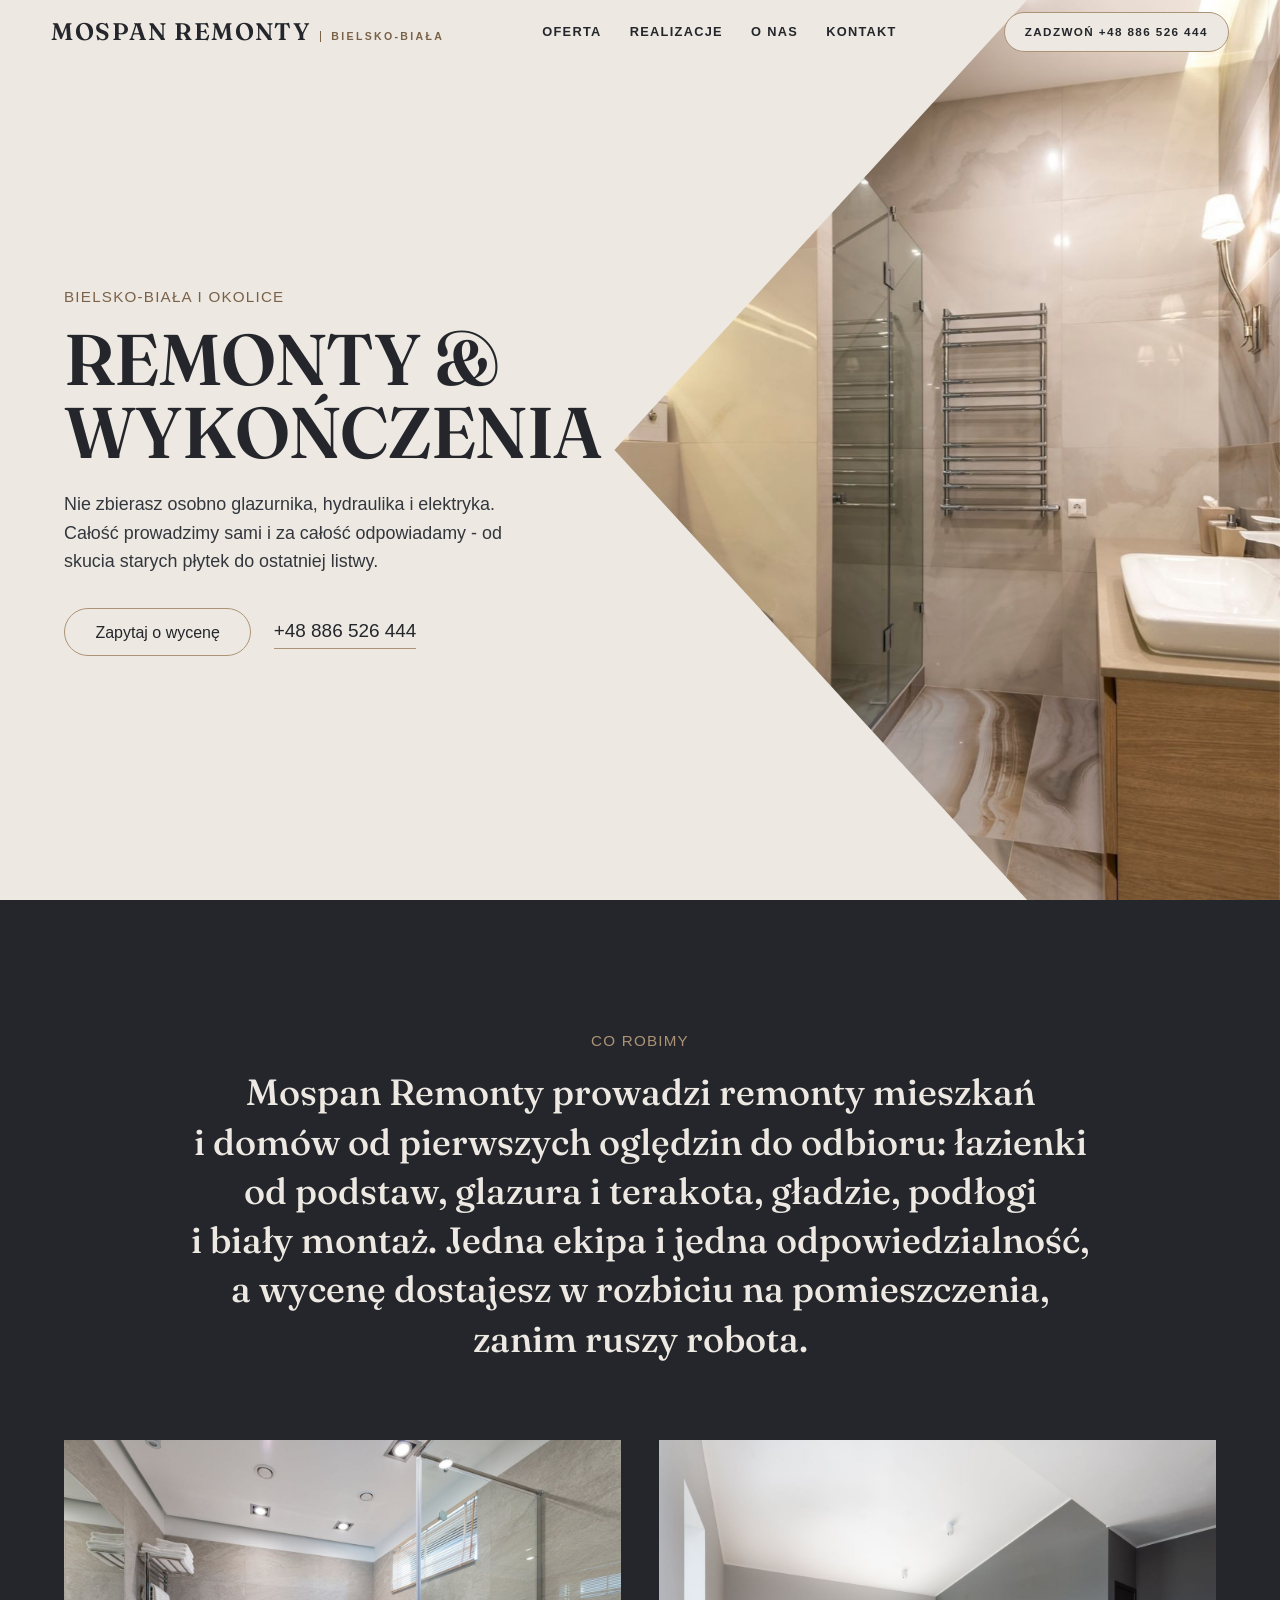
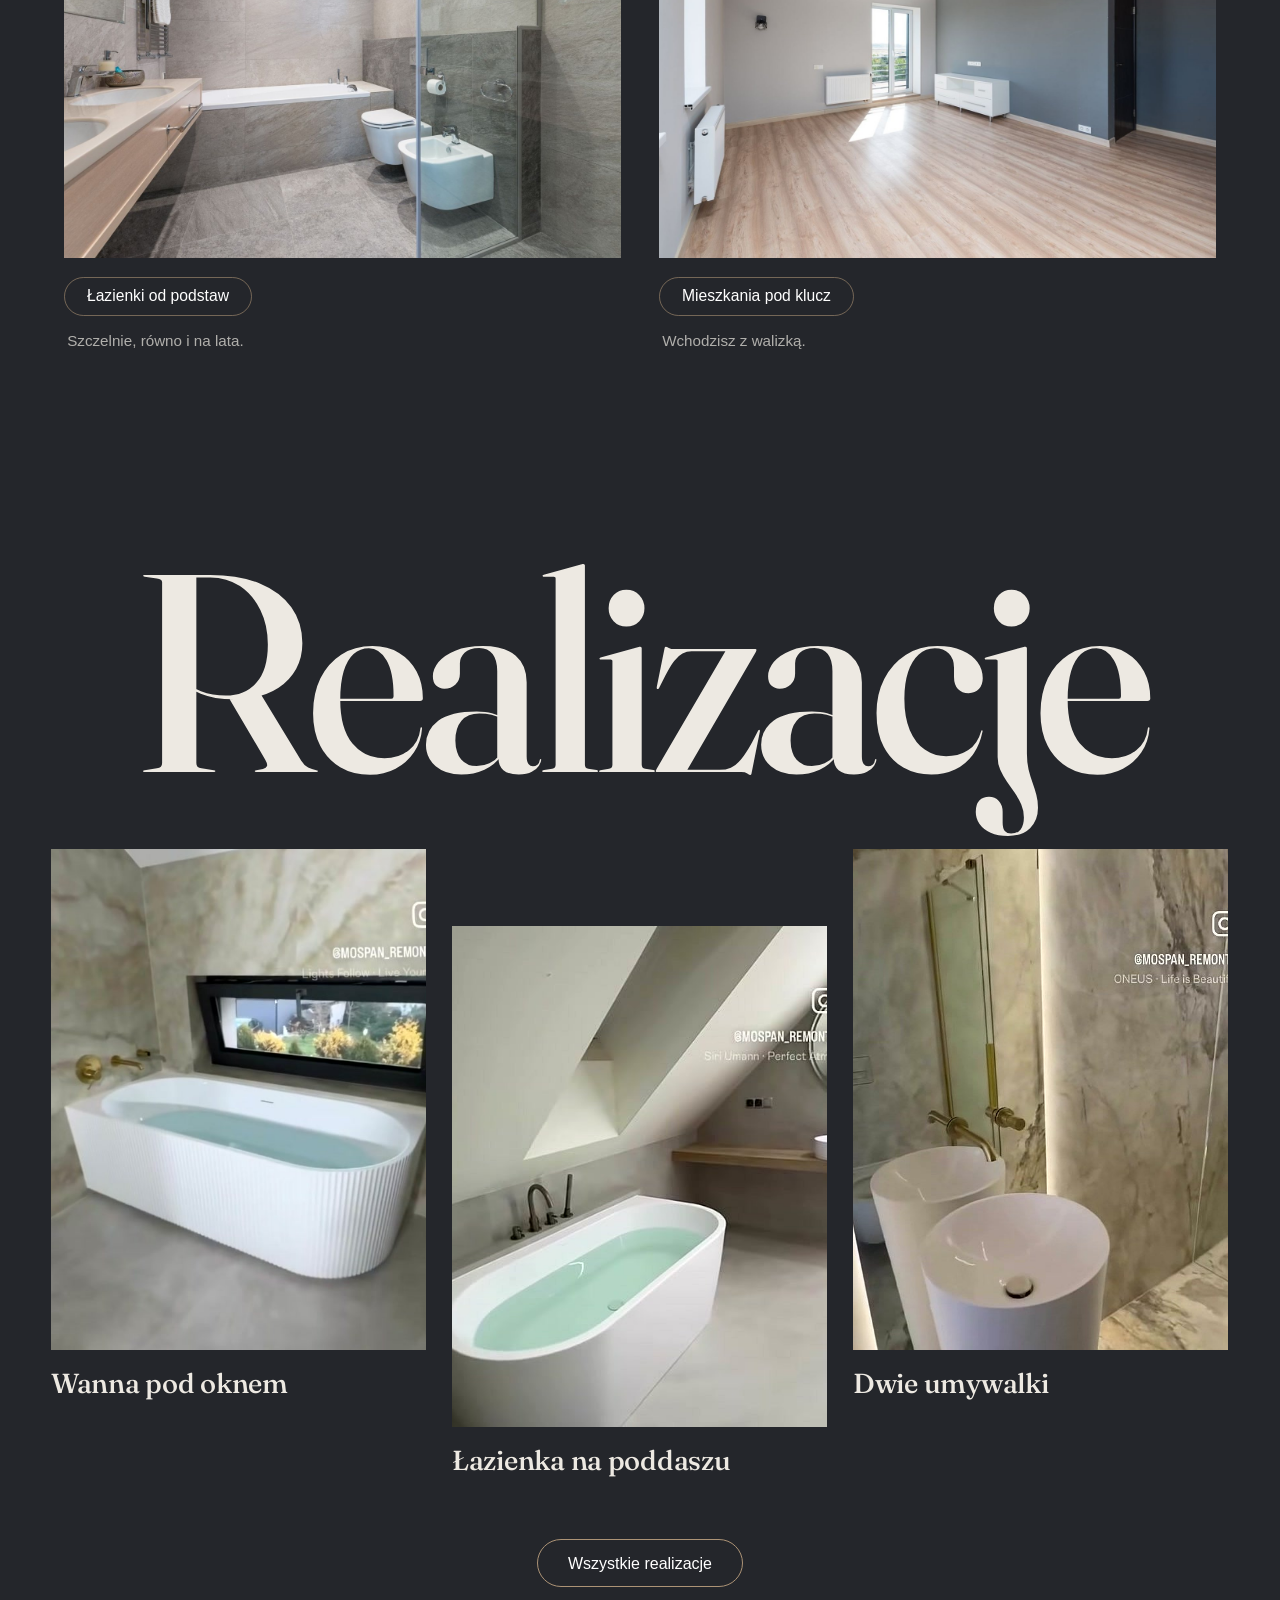
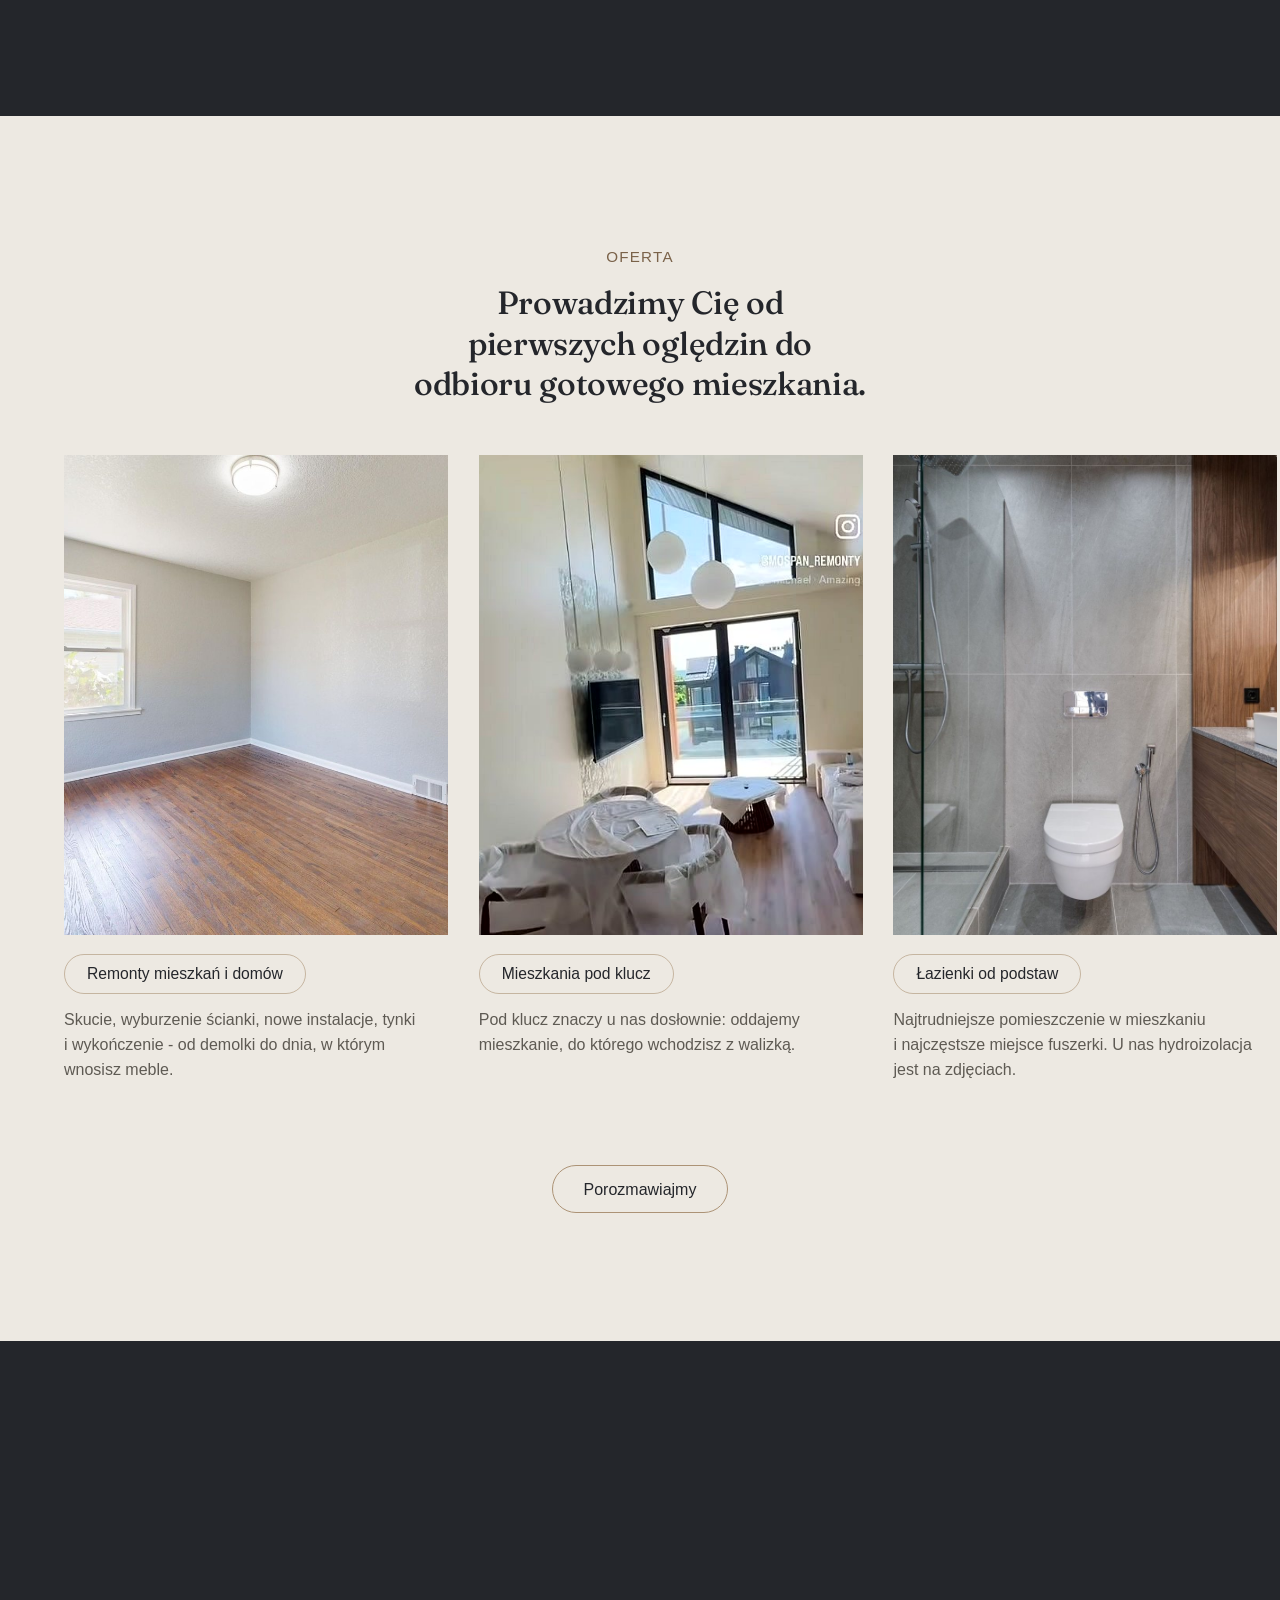
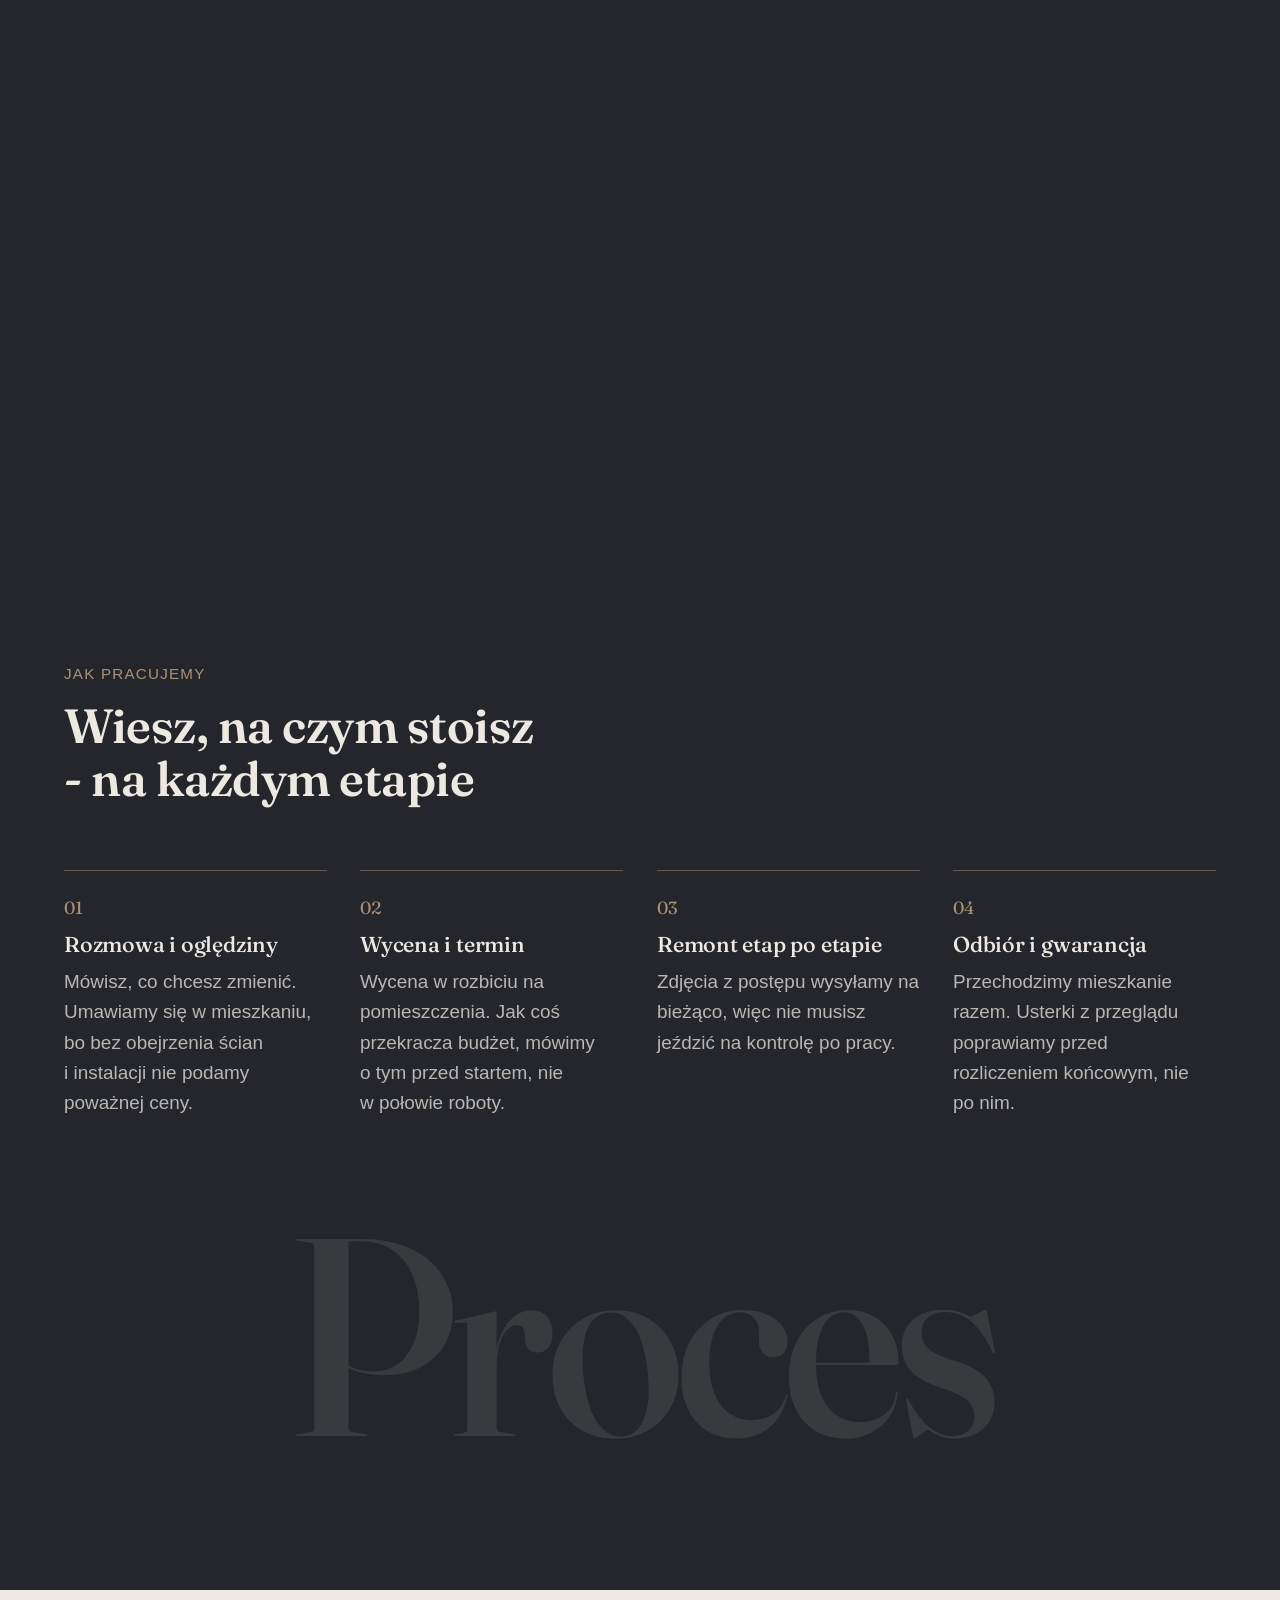
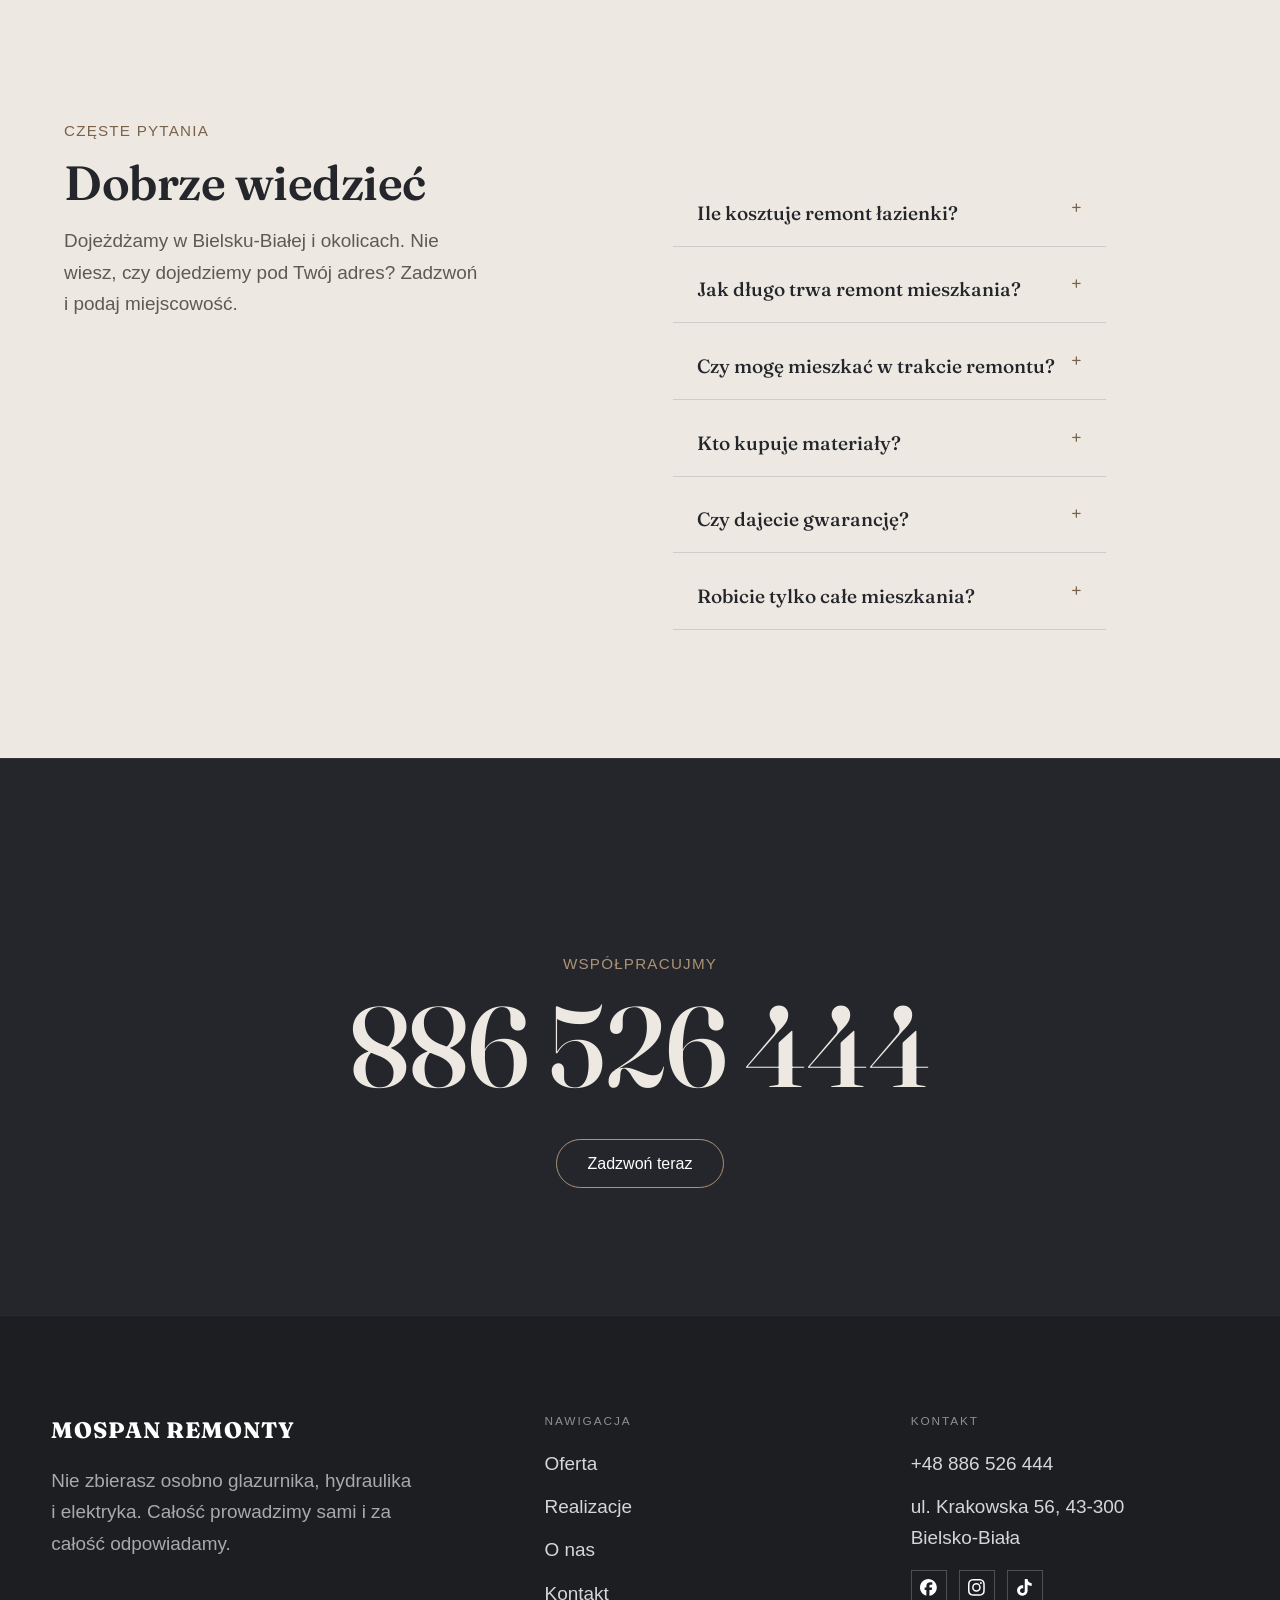
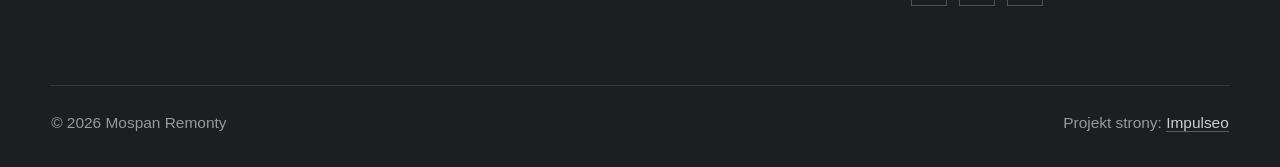
<file: index.html>
<!DOCTYPE html>
<html lang="pl">
<head>
<meta charset="UTF-8">
<meta name="viewport" content="width=device-width, initial-scale=1.0">
<title>Mospan Remonty - remonty i wykończenia wnętrz</title>
<meta name="description" content="Remonty mieszkań w Bielsku-Białej: łazienki od podstaw, glazura i terakota, wykończenia pod klucz. Wycena i termin przed robotą. Zadzwoń: 886 526 444.">
<link rel="canonical" href="https://kris20032.github.io/mospan-remonty/">
<meta name="robots" content="noindex, nofollow">
<meta property="og:type" content="website">
<meta property="og:locale" content="pl_PL">
<meta property="og:site_name" content="Mospan Remonty">
<meta property="og:title" content="Mospan Remonty - remonty i wykończenia wnętrz">
<meta property="og:description" content="Remonty mieszkań w Bielsku-Białej: łazienki od podstaw, glazura i terakota, wykończenia pod klucz. Wycena i termin przed robotą. Zadzwoń: 886 526 444.">
<meta property="og:url" content="https://kris20032.github.io/mospan-remonty/">
<meta property="og:image" content="https://kris20032.github.io/mospan-remonty/img/og.jpg">
<meta property="og:image:width" content="1200">
<meta property="og:image:height" content="630">
<meta name="twitter:card" content="summary_large_image">
<script type="application/ld+json">{"@context": "https://schema.org", "@type": "LocalBusiness", "name": "Mospan Remonty", "url": "https://kris20032.github.io/mospan-remonty/", "telephone": "+48886526444", "image": "https://kris20032.github.io/mospan-remonty/img/og.jpg", "areaServed": "Bielsko-Biała", "sameAs": ["https://www.facebook.com/p/Firma-Mospan-Remonty-100076431146938/", "https://www.instagram.com/mospan_remonty/", "https://www.tiktok.com/@mospan_remonty"]}</script>
<link rel="preconnect" href="https://fonts.googleapis.com">
<link rel="preconnect" href="https://fonts.gstatic.com" crossorigin>
<link href="https://fonts.googleapis.com/css2?family=Fraunces:opsz,wght@9..144,500;9..144,600&display=swap" rel="stylesheet">
<link href="https://api.fontshare.com/v2/css?f[]=satoshi@400,500,700&display=swap" rel="stylesheet">
<link rel="preconnect" href="https://api.fontshare.com" crossorigin>
<link rel="stylesheet" href="assets/styles.css?v=kw1510">
</head>
<body>

<header class="nav">
  <div class="wrap nav-inner">
    <a class="brand" href="index.html"><span class="name">Mospan Remonty</span><span class="sub">Bielsko-Biała</span></a>
    <nav class="nav-links">
      <a href="oferta.html">Oferta</a>
      <a href="realizacje.html">Realizacje</a>
      <a href="o-nas.html">O nas</a>
      <a href="kontakt.html">Kontakt</a>
      <a href="tel:+48886526444" class="btn btn-accent">Zadzwoń +48 886 526 444</a>
    </nav>
    <button class="nav-toggle" aria-label="Menu"><span></span><span></span><span></span></button>
  </div>
</header>

<main class="kw-home">
<section class="kw-hero">
  <div class="kw-hero-copy">
    <p class="kw-sub">Bielsko-Biała i&nbsp;okolice</p>
    <h1 class="kw-hero-title">Remonty &amp; wykończenia</h1>
    <p class="kw-hero-lead">Nie zbierasz osobno glazurnika, hydraulika i&nbsp;elektryka. Całość prowadzimy sami i&nbsp;za całość odpowiadamy - od skucia starych płytek do ostatniej listwy.</p>
    <div class="kw-hero-btns">
      <a href="kontakt.html" class="kw-btn">Zapytaj o&nbsp;wycenę</a>
      <a href="tel:+48886526444" class="kw-link">+48 886 526 444</a>
    </div>
  </div>
  <figure class="kw-hero-img"><img src="img/hero.jpg" fetchpriority="high" alt="Wykończona łazienka w jasnym kamieniu" width="1880" height="1255"></figure>
</section>

<section class="kw-dark kw-intro kw-duo-band">
  <div class="kw-wrap reveal">
    <p class="kw-sub">Co robimy</p>
    <p class="kw-intro-txt">Mospan Remonty prowadzi remonty mieszkań i&nbsp;domów od pierwszych oględzin do odbioru: łazienki od podstaw, glazura i&nbsp;terakota, gładzie, podłogi i&nbsp;biały montaż. Jedna ekipa i&nbsp;jedna odpowiedzialność, a&nbsp;wycenę dostajesz w&nbsp;rozbiciu na pomieszczenia, zanim ruszy robota.</p>
  </div>
  <div class="kw-wrap kw-duo">
    <a href="oferta.html" class="kw-duo-item reveal">
      <figure><img src="img/g13.jpg" alt="Łazienka od podstaw" loading="lazy" width="1600" height="1068" decoding="async"></figure>
      <span class="kw-btn kw-btn--alt">Łazienki od podstaw</span>
      <p class="kw-foot">Szczelnie, równo i&nbsp;na lata.</p>
    </a>
    <a href="oferta.html" class="kw-duo-item reveal">
      <figure><img src="img/g14.jpg" alt="Mieszkanie wykończone pod klucz" loading="lazy" width="1600" height="1068" decoding="async"></figure>
      <span class="kw-btn kw-btn--alt">Mieszkania pod klucz</span>
      <p class="kw-foot">Wchodzisz z&nbsp;walizką.</p>
    </a>
  </div>
</section>

<section class="kw-dark kw-work">
  <h2 class="kw-huge reveal">Realizacje</h2>
  <div class="kw-work-grid">
    <a href="realizacje.html" class="kw-proj reveal"><figure><img src="img/g10.jpg" alt="Łazienka z wanną wolnostojącą pod oknem" loading="lazy" width="694" height="744" decoding="async"></figure><h3>Wanna pod oknem</h3></a>
    <a href="realizacje.html" class="kw-proj reveal"><figure><img src="img/g9.jpg" alt="Łazienka na poddaszu ze skosem" loading="lazy" width="576" height="614" decoding="async"></figure><h3>Łazienka na poddaszu</h3></a>
    <a href="realizacje.html" class="kw-proj reveal"><figure><img src="img/g8.jpg" alt="Łazienka z podwójną umywalką i podświetleniem" loading="lazy" width="720" height="768" decoding="async"></figure><h3>Dwie umywalki</h3></a>
  </div>
  <div class="kw-center reveal"><a href="realizacje.html" class="kw-btn">Wszystkie realizacje</a></div>
</section>

<section class="kw-beige kw-services">
  <div class="kw-wrap kw-services-head reveal">
    <p class="kw-sub">Oferta</p>
    <h2 class="kw-h5">Prowadzimy Cię od pierwszych oględzin do odbioru gotowego mieszkania.</h2>
  </div>
  <div class="kw-rail" tabindex="0" aria-label="Zakres prac">
    <a href="oferta.html" class="kw-card"><figure><img src="img/g12.jpg" alt="Remont mieszkania" loading="lazy" width="1600" height="900" decoding="async"></figure><span class="kw-btn kw-btn--alt">Remonty mieszkań i&nbsp;domów</span><p>Skucie, wyburzenie ścianki, nowe instalacje, tynki i&nbsp;wykończenie - od demolki do dnia, w&nbsp;którym wnosisz meble.</p></a>
    <a href="oferta.html" class="kw-card"><figure><img src="img/g1.jpg" alt="Mieszkanie pod klucz" loading="lazy" width="576" height="614" decoding="async"></figure><span class="kw-btn kw-btn--alt">Mieszkania pod klucz</span><p>Pod klucz znaczy u&nbsp;nas dosłownie: oddajemy mieszkanie, do którego wchodzisz z&nbsp;walizką.</p></a>
    <a href="oferta.html" class="kw-card"><figure><img src="img/g15.jpg" alt="Łazienka od podstaw" loading="lazy" width="1600" height="1066" decoding="async"></figure><span class="kw-btn kw-btn--alt">Łazienki od podstaw</span><p>Najtrudniejsze pomieszczenie w&nbsp;mieszkaniu i&nbsp;najczęstsze miejsce fuszerki. U&nbsp;nas hydroizolacja jest na zdjęciach.</p></a>
    <a href="oferta.html" class="kw-card"><figure><img src="img/g3.jpg" alt="Płytki wielkoformatowe" loading="lazy" width="576" height="748" decoding="async"></figure><span class="kw-btn kw-btn--alt">Glazura i&nbsp;terakota</span><p>Od wielkiego formatu po mozaikę, z&nbsp;narożnikami pod 45 stopni tam, gdzie ma być bez listwy.</p></a>
    <a href="oferta.html" class="kw-card"><figure><img src="img/g11.jpg" alt="Gładzie i malowanie" loading="lazy" width="576" height="614" decoding="async"></figure><span class="kw-btn kw-btn--alt">Gładzie, malowanie i&nbsp;sufity</span><p>Gruntowanie, gładź, szlifowanie, dopiero farba. Ściana ma wyglądać dobrze także pod światło.</p></a>
    <a href="oferta.html" class="kw-card"><figure><img src="img/g6.jpg" alt="Panele podłogowe" loading="lazy" width="576" height="614" decoding="async"></figure><span class="kw-btn kw-btn--alt">Podłogi, drzwi i&nbsp;biały montaż</span><p>Panele, deska warstwowa, listwy, drzwi z&nbsp;ościeżnicą, umywalki, baterie i&nbsp;grzejniki.</p></a>
  </div>
  <div class="kw-center reveal"><a href="kontakt.html" class="kw-btn">Porozmawiajmy</a></div>
</section>

<section class="stopklatka kw-full" aria-hidden="true">
  <div class="stk-bg" style="background-image:url(img/about.jpg)"></div>
</section>

<section class="kw-dark kw-steps">
  <div class="kw-wrap">
    <div class="kw-steps-head reveal">
      <p class="kw-sub">Jak pracujemy</p>
      <h2>Wiesz, na czym stoisz - na każdym etapie</h2>
    </div>
    <ol class="kw-steps-list">
      <li class="reveal"><span>01</span><h3>Rozmowa i&nbsp;oględziny</h3><p>Mówisz, co chcesz zmienić. Umawiamy się w&nbsp;mieszkaniu, bo bez obejrzenia ścian i&nbsp;instalacji nie podamy poważnej ceny.</p></li>
      <li class="reveal"><span>02</span><h3>Wycena i&nbsp;termin</h3><p>Wycena w&nbsp;rozbiciu na pomieszczenia. Jak coś przekracza budżet, mówimy o&nbsp;tym przed startem, nie w&nbsp;połowie roboty.</p></li>
      <li class="reveal"><span>03</span><h3>Remont etap po etapie</h3><p>Zdjęcia z&nbsp;postępu wysyłamy na bieżąco, więc nie musisz jeździć na kontrolę po pracy.</p></li>
      <li class="reveal"><span>04</span><h3>Odbiór i&nbsp;gwarancja</h3><p>Przechodzimy mieszkanie razem. Usterki z&nbsp;przeglądu poprawiamy przed rozliczeniem końcowym, nie po nim.</p></li>
    </ol>
  </div>
  <h2 class="kw-huge kw-huge--scroll reveal" aria-hidden="true">Proces</h2>
</section>

<section class="kw-beige kw-faq">
  <div class="kw-wrap kw-faq-grid">
    <div class="reveal">
      <p class="kw-sub">Częste pytania</p>
      <h2>Dobrze wiedzieć</h2>
      <p class="kw-muted">Dojeżdżamy w&nbsp;Bielsku-Białej i&nbsp;okolicach. Nie wiesz, czy dojedziemy pod Twój adres? Zadzwoń i&nbsp;podaj miejscowość.</p>
    </div>
    <div class="faq-list">
      <details class="faq-item reveal"><summary>Ile kosztuje remont łazienki?</summary><p>Cena zależy od metrażu, formatu płytek i&nbsp;tego, czy przerabiamy instalacje. Dlatego liczymy dopiero po obejrzeniu pomieszczenia - kwota rzucona przez telefon i&nbsp;tak by się nie utrzymała.</p></details>
      <details class="faq-item reveal"><summary>Jak długo trwa remont mieszkania?</summary><p>Sama łazienka to zwykle kilka tygodni, całe mieszkanie pod klucz - kilka miesięcy. Sporo czasu zjada schnięcie: wylewki, tynków, hydroizolacji. Termin dostajesz razem z&nbsp;wyceną.</p></details>
      <details class="faq-item reveal"><summary>Czy mogę mieszkać w&nbsp;trakcie remontu?</summary><p>Przy jednym pomieszczeniu zwykle tak, przy remoncie całego mieszkania odradzamy. Kurz z&nbsp;szlifowania gładzi wchodzi wszędzie, a&nbsp;woda bywa odcięta na kilka dni. Powiemy wprost, czego się spodziewać.</p></details>
      <details class="faq-item reveal"><summary>Kto kupuje materiały?</summary><p>Jak wolisz. Płytki i&nbsp;armaturę zwykle wybiera klient, bo to kwestia gustu. Chemię budowlaną, kleje i&nbsp;profile bierzemy sami - tu decyduje parametr, nie wygląd.</p></details>
      <details class="faq-item reveal"><summary>Czy dajecie gwarancję?</summary><p>Tak, na robociznę. Zgłoszenie po odbiorze traktujemy tak samo poważnie jak zlecenie, za które dopiero mamy dostać pieniądze.</p></details>
      <details class="faq-item reveal"><summary>Robicie tylko całe mieszkania?</summary><p>Nie. Sama łazienka, sama kuchnia albo samo położenie płytek też wchodzi w&nbsp;grę. Mniejsze roboty wpasowujemy w&nbsp;grafik między większe remonty.</p></details>
    </div>
  </div>
</section>

<section class="kw-dark kw-cta">
  <div class="kw-wrap kw-center reveal">
    <p class="kw-sub">Współpracujmy</p>
    <h2><a href="tel:+48886526444">886 526 444</a></h2>
    <a href="tel:+48886526444" class="kw-btn">Zadzwoń teraz</a>
  </div>
</section>
</main>

<footer>
  <div class="wrap">
    <div class="foot-grid">
      <div class="foot-brand">
        <div class="name">Mospan Remonty</div>
        <p>Nie zbierasz osobno glazurnika, hydraulika i elektryka. Całość prowadzimy sami i za całość odpowiadamy.</p>
      </div>
      <div class="foot-col">
        <h4>Nawigacja</h4>
        <a href="oferta.html">Oferta</a>
        <a href="realizacje.html">Realizacje</a>
        <a href="o-nas.html">O nas</a>
        <a href="kontakt.html">Kontakt</a>
      </div>
      <div class="foot-col">
        <h4>Kontakt</h4>
        <a href="tel:+48886526444">+48 886 526 444</a>
        <p>ul. Krakowska 56, 43-300 Bielsko-Biała</p>
      <div class="foot-soc">
        <a class="soc" href="https://www.facebook.com/p/Firma-Mospan-Remonty-100076431146938/" target="_blank" rel="noopener" aria-label="Facebook - Mospan Remonty"><svg viewBox="0 0 24 24" aria-hidden="true" focusable="false"><path d="M9.101 23.691v-7.98H6.627v-3.667h2.474v-1.58c0-4.085 1.848-5.978 5.858-5.978.401 0 .955.042 1.468.103a8.68 8.68 0 0 1 1.141.195v3.325a8.623 8.623 0 0 0-.653-.036 26.805 26.805 0 0 0-.733-.009c-.707 0-1.259.096-1.675.309a1.686 1.686 0 0 0-.679.622c-.258.42-.374.995-.374 1.752v1.297h3.919l-.386 2.103-.287 1.564h-3.246v8.245C19.396 23.238 24 18.179 24 12.044c0-6.627-5.373-12-12-12s-12 5.373-12 12c0 5.628 3.874 10.35 9.101 11.647Z" fill="currentColor"/></svg></a>
        <a class="soc" href="https://www.instagram.com/mospan_remonty/" target="_blank" rel="noopener" aria-label="Instagram - Mospan Remonty"><svg viewBox="0 0 24 24" aria-hidden="true" focusable="false"><path d="M7.0301.084c-1.2768.0602-2.1487.264-2.911.5634-.7888.3075-1.4575.72-2.1228 1.3877-.6652.6677-1.075 1.3368-1.3802 2.127-.2954.7638-.4956 1.6365-.552 2.914-.0564 1.2775-.0689 1.6882-.0626 4.947.0062 3.2586.0206 3.6671.0825 4.9473.061 1.2765.264 2.1482.5635 2.9107.308.7889.72 1.4573 1.388 2.1228.6679.6655 1.3365 1.0743 2.1285 1.38.7632.295 1.6361.4961 2.9134.552 1.2773.056 1.6884.069 4.9462.0627 3.2578-.0062 3.668-.0207 4.9478-.0814 1.28-.0607 2.147-.2652 2.9098-.5633.7889-.3086 1.4578-.72 2.1228-1.3881.665-.6682 1.0745-1.3378 1.3795-2.1284.2957-.7632.4966-1.636.552-2.9124.056-1.2809.0692-1.6898.063-4.948-.0063-3.2583-.021-3.6668-.0817-4.9465-.0607-1.2797-.264-2.1487-.5633-2.9117-.3084-.7889-.72-1.4568-1.3876-2.1228C21.2982 1.33 20.628.9208 19.8378.6165 19.074.321 18.2017.1197 16.9244.0645 15.6471.0093 15.236-.005 11.977.0014 8.718.0076 8.31.0215 7.0301.0839m.1402 21.6932c-1.17-.0509-1.8053-.2453-2.2287-.408-.5606-.216-.96-.4771-1.3819-.895-.422-.4178-.6811-.8186-.9-1.378-.1644-.4234-.3624-1.058-.4171-2.228-.0595-1.2645-.072-1.6442-.079-4.848-.007-3.2037.0053-3.583.0607-4.848.05-1.169.2456-1.805.408-2.2282.216-.5613.4762-.96.895-1.3816.4188-.4217.8184-.6814 1.3783-.9003.423-.1651 1.0575-.3614 2.227-.4171 1.2655-.06 1.6447-.072 4.848-.079 3.2033-.007 3.5835.005 4.8495.0608 1.169.0508 1.8053.2445 2.228.408.5608.216.96.4754 1.3816.895.4217.4194.6816.8176.9005 1.3787.1653.4217.3617 1.056.4169 2.2263.0602 1.2655.0739 1.645.0796 4.848.0058 3.203-.0055 3.5834-.061 4.848-.051 1.17-.245 1.8055-.408 2.2294-.216.5604-.4763.96-.8954 1.3814-.419.4215-.8181.6811-1.3783.9-.4224.1649-1.0577.3617-2.2262.4174-1.2656.0595-1.6448.072-4.8493.079-3.2045.007-3.5825-.006-4.848-.0608M16.953 5.5864A1.44 1.44 0 1 0 18.39 4.144a1.44 1.44 0 0 0-1.437 1.4424M5.8385 12.012c.0067 3.4032 2.7706 6.1557 6.173 6.1493 3.4026-.0065 6.157-2.7701 6.1506-6.1733-.0065-3.4032-2.771-6.1565-6.174-6.1498-3.403.0067-6.156 2.771-6.1496 6.1738M8 12.0077a4 4 0 1 1 4.008 3.9921A3.9996 3.9996 0 0 1 8 12.0077" fill="currentColor"/></svg></a>
        <a class="soc" href="https://www.tiktok.com/@mospan_remonty" target="_blank" rel="noopener" aria-label="TikTok - Mospan Remonty"><svg viewBox="0 0 24 24" aria-hidden="true" focusable="false"><path d="M12.525.02c1.31-.02 2.61-.01 3.91-.02.08 1.53.63 3.09 1.75 4.17 1.12 1.11 2.7 1.62 4.24 1.79v4.03c-1.44-.05-2.89-.35-4.2-.97-.57-.26-1.1-.59-1.62-.93-.01 2.92.01 5.84-.02 8.75-.08 1.4-.54 2.79-1.35 3.94-1.31 1.92-3.58 3.17-5.91 3.21-1.43.08-2.86-.31-4.08-1.03-2.02-1.19-3.44-3.37-3.65-5.71-.02-.5-.03-1-.01-1.49.18-1.9 1.12-3.72 2.58-4.96 1.66-1.44 3.98-2.13 6.15-1.72.02 1.48-.04 2.96-.04 4.44-.99-.32-2.15-.23-3.02.37-.63.41-1.11 1.04-1.36 1.75-.21.51-.15 1.07-.14 1.61.24 1.64 1.82 3.02 3.5 2.87 1.12-.01 2.19-.66 2.77-1.61.19-.33.4-.67.41-1.06.1-1.79.06-3.57.07-5.36.01-4.03-.01-8.05.02-12.07z" fill="currentColor"/></svg></a>
      </div>
      </div>
    </div>
    <div class="foot-bot">
      <span>© 2026 Mospan Remonty</span>
      <span>Projekt strony: <a class="foot-credit" href="https://impulseo.pl" target="_blank" rel="noopener">Impulseo</a></span>
    </div>
  </div>
</footer>
<div class="sticky-call"><a class="sc-call" href="tel:+48886526444"><svg class="ico-tel" width="16" height="16" viewBox="0 0 24 24" fill="none" aria-hidden="true"><path d="M6.6 10.8a15.5 15.5 0 0 0 6.6 6.6l2.2-2.2a1 1 0 0 1 1-.24 11.4 11.4 0 0 0 3.6.58 1 1 0 0 1 1 1V20a1 1 0 0 1-1 1A17 17 0 0 1 3 4a1 1 0 0 1 1-1h3.5a1 1 0 0 1 1 1c0 1.25.2 2.46.58 3.6a1 1 0 0 1-.25 1l-2.23 2.2Z" fill="currentColor"/></svg> Zadzwoń</a><a class="sc-quote" href="kontakt.html">Zapytaj o wolny termin</a></div>
<div class="demo-wazne" data-do="2026-10-21" data-cykl="3" hidden><svg class="dw-ico" width="13" height="13" viewBox="0 0 24 24" fill="none" aria-hidden="true"><circle cx="12" cy="12" r="8.6" stroke="currentColor" stroke-width="1.8"/><path d="M12 7.2V12l3.3 2" stroke="currentColor" stroke-width="1.8" stroke-linecap="round"/></svg><span class="dw-txt"></span></div>

<script src="assets/main.js"></script>
</body>
</html>
</file>
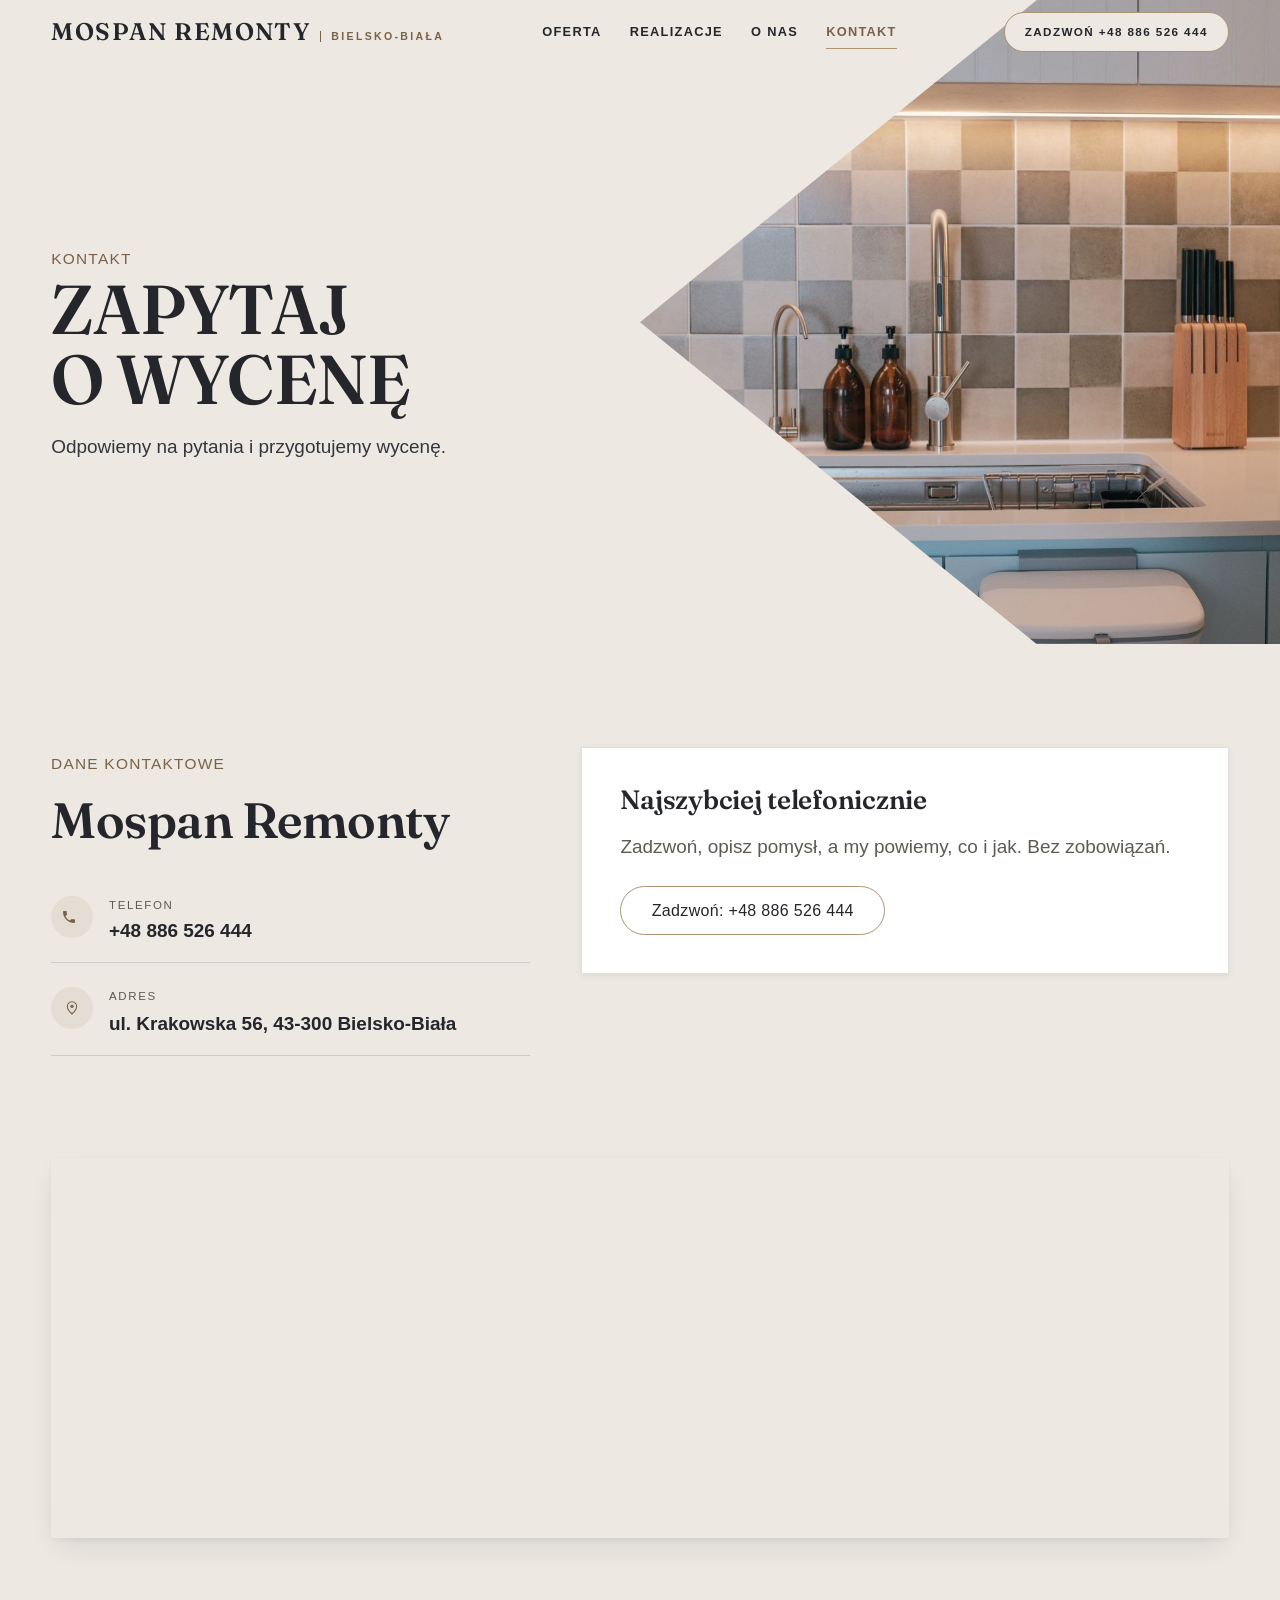
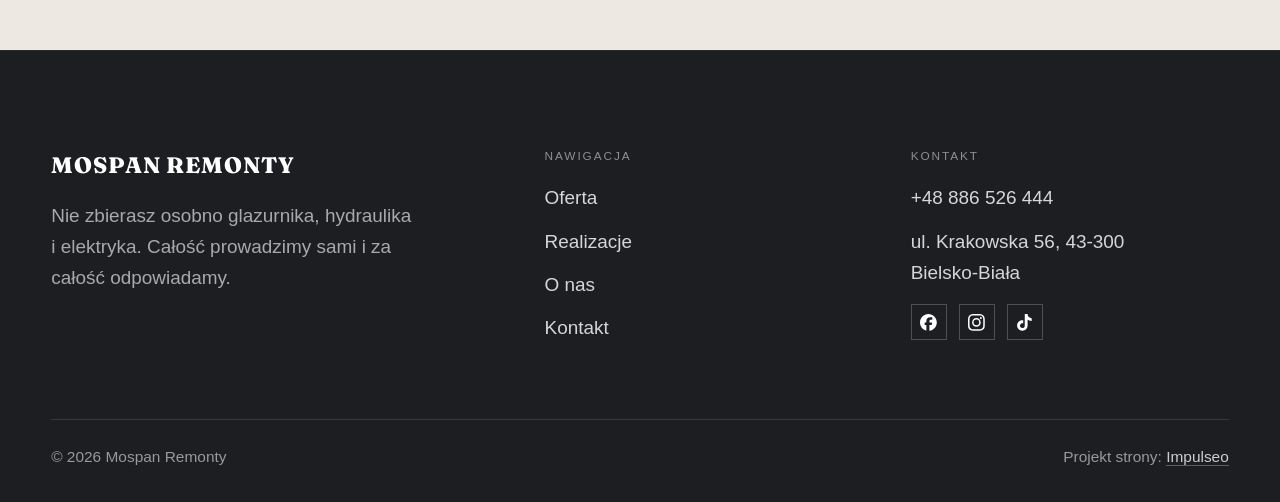
<file: kontakt.html>
<!DOCTYPE html>
<html lang="pl">
<head>
<meta charset="UTF-8">
<meta name="viewport" content="width=device-width, initial-scale=1.0">
<title>Kontakt - Mospan Remonty</title>
<meta name="description" content="Kontakt Mospan Remonty - ul. Krakowska 56, 43-300 Bielsko-Biała">
<link rel="canonical" href="https://kris20032.github.io/mospan-remonty/kontakt.html">
<meta name="robots" content="noindex, nofollow">
<meta property="og:type" content="website">
<meta property="og:locale" content="pl_PL">
<meta property="og:site_name" content="Mospan Remonty">
<meta property="og:title" content="Kontakt - Mospan Remonty">
<meta property="og:description" content="Kontakt Mospan Remonty - ul. Krakowska 56, 43-300 Bielsko-Biała">
<meta property="og:url" content="https://kris20032.github.io/mospan-remonty/kontakt.html">
<meta property="og:image" content="https://kris20032.github.io/mospan-remonty/img/og.jpg">
<meta property="og:image:width" content="1200">
<meta property="og:image:height" content="630">
<meta name="twitter:card" content="summary_large_image">
<link rel="preconnect" href="https://fonts.googleapis.com">
<link rel="preconnect" href="https://fonts.gstatic.com" crossorigin>
<link href="https://fonts.googleapis.com/css2?family=Fraunces:opsz,wght@9..144,500;9..144,600&display=swap" rel="stylesheet">
<link href="https://api.fontshare.com/v2/css?f[]=satoshi@400,500,700&display=swap" rel="stylesheet">
<link rel="preconnect" href="https://api.fontshare.com" crossorigin>
<link rel="stylesheet" href="assets/styles.css?v=kw1510">
</head>
<body>

<header class="nav">
  <div class="wrap nav-inner">
    <a class="brand" href="index.html"><span class="name">Mospan Remonty</span><span class="sub">Bielsko-Biała</span></a>
    <nav class="nav-links">
      <a href="oferta.html">Oferta</a>
      <a href="realizacje.html">Realizacje</a>
      <a href="o-nas.html">O nas</a>
      <a href="kontakt.html" class="active" aria-current="page">Kontakt</a>
      <a href="tel:+48886526444" class="btn btn-accent">Zadzwoń +48 886 526 444</a>
    </nav>
    <button class="nav-toggle" aria-label="Menu"><span></span><span></span><span></span></button>
  </div>
</header>

<main>
<section class="pagehead">
  <img src="img/g16.jpg" alt="Mospan Remonty - Zapytaj o wycenę" width="1600" height="1066" decoding="async">
  <div class="wrap">
    <span class="eyebrow">Kontakt</span>
    <h1>Zapytaj o wycenę</h1>
    <p>Odpowiemy na pytania i przygotujemy wycenę.</p>
  </div>
</section>
<section>
  <div class="wrap contact-grid">
    <div class="reveal">
      <span class="eyebrow">Dane kontaktowe</span>
      <h2 style="margin:var(--space-4) 0 var(--space-6)">Mospan Remonty</h2>
      <div class="info-list">
        <div class="info-row"><div class="ic"><svg class="ico-tel" width="16" height="16" viewBox="0 0 24 24" fill="none" aria-hidden="true"><path d="M6.6 10.8a15.5 15.5 0 0 0 6.6 6.6l2.2-2.2a1 1 0 0 1 1-.24 11.4 11.4 0 0 0 3.6.58 1 1 0 0 1 1 1V20a1 1 0 0 1-1 1A17 17 0 0 1 3 4a1 1 0 0 1 1-1h3.5a1 1 0 0 1 1 1c0 1.25.2 2.46.58 3.6a1 1 0 0 1-.25 1l-2.23 2.2Z" fill="currentColor"/></svg></div><div><div class="lbl">Telefon</div><a class="val" href="tel:+48886526444">+48 886 526 444</a></div></div>
        <div class="info-row"><div class="ic"><svg class="ico-pin" width="16" height="16" viewBox="0 0 24 24" fill="none" aria-hidden="true"><path d="M12 21s7-6.1 7-11.5A7 7 0 0 0 5 9.5C5 14.9 12 21 12 21Z" stroke="currentColor" stroke-width="1.6" fill="none"/><circle cx="12" cy="9.5" r="2.4" fill="currentColor"/></svg></div><div><div class="lbl">Adres</div><div class="val">ul. Krakowska 56, 43-300 Bielsko-Biała</div></div></div>
      </div>
    </div>
    <div class="reveal">
      <div class="form">
        <h3 style="margin-bottom:var(--space-4)">Najszybciej telefonicznie</h3>
        <p class="muted" style="margin-bottom:var(--space-5)">Zadzwoń, opisz pomysł, a my powiemy, co i jak. Bez zobowiązań.</p>
        <a href="tel:+48886526444" class="btn btn-accent" style="justify-content:center">Zadzwoń: +48 886 526 444 <span class="arr">→</span></a>
      </div>
    </div>
  </div>
</section>
<section style="padding-top:0">
  <div class="wrap reveal">
    <iframe class="map" title="Mospan Remonty - Bielsko-Biała" src="https://maps.google.com/maps?q=Mospan%20Remonty%20Bielsko-Bia%C5%82a&z=15&output=embed" loading="lazy" referrerpolicy="no-referrer-when-downgrade"></iframe>
  </div>
</section>
</main>

<footer>
  <div class="wrap">
    <div class="foot-grid">
      <div class="foot-brand">
        <div class="name">Mospan Remonty</div>
        <p>Nie zbierasz osobno glazurnika, hydraulika i elektryka. Całość prowadzimy sami i za całość odpowiadamy.</p>
      </div>
      <div class="foot-col">
        <h4>Nawigacja</h4>
        <a href="oferta.html">Oferta</a>
        <a href="realizacje.html">Realizacje</a>
        <a href="o-nas.html">O nas</a>
        <a href="kontakt.html">Kontakt</a>
      </div>
      <div class="foot-col">
        <h4>Kontakt</h4>
        <a href="tel:+48886526444">+48 886 526 444</a>
        <p>ul. Krakowska 56, 43-300 Bielsko-Biała</p>
      <div class="foot-soc">
        <a class="soc" href="https://www.facebook.com/p/Firma-Mospan-Remonty-100076431146938/" target="_blank" rel="noopener" aria-label="Facebook - Mospan Remonty"><svg viewBox="0 0 24 24" aria-hidden="true" focusable="false"><path d="M9.101 23.691v-7.98H6.627v-3.667h2.474v-1.58c0-4.085 1.848-5.978 5.858-5.978.401 0 .955.042 1.468.103a8.68 8.68 0 0 1 1.141.195v3.325a8.623 8.623 0 0 0-.653-.036 26.805 26.805 0 0 0-.733-.009c-.707 0-1.259.096-1.675.309a1.686 1.686 0 0 0-.679.622c-.258.42-.374.995-.374 1.752v1.297h3.919l-.386 2.103-.287 1.564h-3.246v8.245C19.396 23.238 24 18.179 24 12.044c0-6.627-5.373-12-12-12s-12 5.373-12 12c0 5.628 3.874 10.35 9.101 11.647Z" fill="currentColor"/></svg></a>
        <a class="soc" href="https://www.instagram.com/mospan_remonty/" target="_blank" rel="noopener" aria-label="Instagram - Mospan Remonty"><svg viewBox="0 0 24 24" aria-hidden="true" focusable="false"><path d="M7.0301.084c-1.2768.0602-2.1487.264-2.911.5634-.7888.3075-1.4575.72-2.1228 1.3877-.6652.6677-1.075 1.3368-1.3802 2.127-.2954.7638-.4956 1.6365-.552 2.914-.0564 1.2775-.0689 1.6882-.0626 4.947.0062 3.2586.0206 3.6671.0825 4.9473.061 1.2765.264 2.1482.5635 2.9107.308.7889.72 1.4573 1.388 2.1228.6679.6655 1.3365 1.0743 2.1285 1.38.7632.295 1.6361.4961 2.9134.552 1.2773.056 1.6884.069 4.9462.0627 3.2578-.0062 3.668-.0207 4.9478-.0814 1.28-.0607 2.147-.2652 2.9098-.5633.7889-.3086 1.4578-.72 2.1228-1.3881.665-.6682 1.0745-1.3378 1.3795-2.1284.2957-.7632.4966-1.636.552-2.9124.056-1.2809.0692-1.6898.063-4.948-.0063-3.2583-.021-3.6668-.0817-4.9465-.0607-1.2797-.264-2.1487-.5633-2.9117-.3084-.7889-.72-1.4568-1.3876-2.1228C21.2982 1.33 20.628.9208 19.8378.6165 19.074.321 18.2017.1197 16.9244.0645 15.6471.0093 15.236-.005 11.977.0014 8.718.0076 8.31.0215 7.0301.0839m.1402 21.6932c-1.17-.0509-1.8053-.2453-2.2287-.408-.5606-.216-.96-.4771-1.3819-.895-.422-.4178-.6811-.8186-.9-1.378-.1644-.4234-.3624-1.058-.4171-2.228-.0595-1.2645-.072-1.6442-.079-4.848-.007-3.2037.0053-3.583.0607-4.848.05-1.169.2456-1.805.408-2.2282.216-.5613.4762-.96.895-1.3816.4188-.4217.8184-.6814 1.3783-.9003.423-.1651 1.0575-.3614 2.227-.4171 1.2655-.06 1.6447-.072 4.848-.079 3.2033-.007 3.5835.005 4.8495.0608 1.169.0508 1.8053.2445 2.228.408.5608.216.96.4754 1.3816.895.4217.4194.6816.8176.9005 1.3787.1653.4217.3617 1.056.4169 2.2263.0602 1.2655.0739 1.645.0796 4.848.0058 3.203-.0055 3.5834-.061 4.848-.051 1.17-.245 1.8055-.408 2.2294-.216.5604-.4763.96-.8954 1.3814-.419.4215-.8181.6811-1.3783.9-.4224.1649-1.0577.3617-2.2262.4174-1.2656.0595-1.6448.072-4.8493.079-3.2045.007-3.5825-.006-4.848-.0608M16.953 5.5864A1.44 1.44 0 1 0 18.39 4.144a1.44 1.44 0 0 0-1.437 1.4424M5.8385 12.012c.0067 3.4032 2.7706 6.1557 6.173 6.1493 3.4026-.0065 6.157-2.7701 6.1506-6.1733-.0065-3.4032-2.771-6.1565-6.174-6.1498-3.403.0067-6.156 2.771-6.1496 6.1738M8 12.0077a4 4 0 1 1 4.008 3.9921A3.9996 3.9996 0 0 1 8 12.0077" fill="currentColor"/></svg></a>
        <a class="soc" href="https://www.tiktok.com/@mospan_remonty" target="_blank" rel="noopener" aria-label="TikTok - Mospan Remonty"><svg viewBox="0 0 24 24" aria-hidden="true" focusable="false"><path d="M12.525.02c1.31-.02 2.61-.01 3.91-.02.08 1.53.63 3.09 1.75 4.17 1.12 1.11 2.7 1.62 4.24 1.79v4.03c-1.44-.05-2.89-.35-4.2-.97-.57-.26-1.1-.59-1.62-.93-.01 2.92.01 5.84-.02 8.75-.08 1.4-.54 2.79-1.35 3.94-1.31 1.92-3.58 3.17-5.91 3.21-1.43.08-2.86-.31-4.08-1.03-2.02-1.19-3.44-3.37-3.65-5.71-.02-.5-.03-1-.01-1.49.18-1.9 1.12-3.72 2.58-4.96 1.66-1.44 3.98-2.13 6.15-1.72.02 1.48-.04 2.96-.04 4.44-.99-.32-2.15-.23-3.02.37-.63.41-1.11 1.04-1.36 1.75-.21.51-.15 1.07-.14 1.61.24 1.64 1.82 3.02 3.5 2.87 1.12-.01 2.19-.66 2.77-1.61.19-.33.4-.67.41-1.06.1-1.79.06-3.57.07-5.36.01-4.03-.01-8.05.02-12.07z" fill="currentColor"/></svg></a>
      </div>
      </div>
    </div>
    <div class="foot-bot">
      <span>© 2026 Mospan Remonty</span>
      <span>Projekt strony: <a class="foot-credit" href="https://impulseo.pl" target="_blank" rel="noopener">Impulseo</a></span>
    </div>
  </div>
</footer>
<div class="sticky-call"><a class="sc-call" href="tel:+48886526444"><svg class="ico-tel" width="16" height="16" viewBox="0 0 24 24" fill="none" aria-hidden="true"><path d="M6.6 10.8a15.5 15.5 0 0 0 6.6 6.6l2.2-2.2a1 1 0 0 1 1-.24 11.4 11.4 0 0 0 3.6.58 1 1 0 0 1 1 1V20a1 1 0 0 1-1 1A17 17 0 0 1 3 4a1 1 0 0 1 1-1h3.5a1 1 0 0 1 1 1c0 1.25.2 2.46.58 3.6a1 1 0 0 1-.25 1l-2.23 2.2Z" fill="currentColor"/></svg> Zadzwoń</a><a class="sc-quote" href="kontakt.html">Zapytaj o wolny termin</a></div>
<div class="demo-wazne" data-do="2026-10-21" data-cykl="3" hidden><svg class="dw-ico" width="13" height="13" viewBox="0 0 24 24" fill="none" aria-hidden="true"><circle cx="12" cy="12" r="8.6" stroke="currentColor" stroke-width="1.8"/><path d="M12 7.2V12l3.3 2" stroke="currentColor" stroke-width="1.8" stroke-linecap="round"/></svg><span class="dw-txt"></span></div>

<script src="assets/main.js"></script>
</body>
</html>
</file>
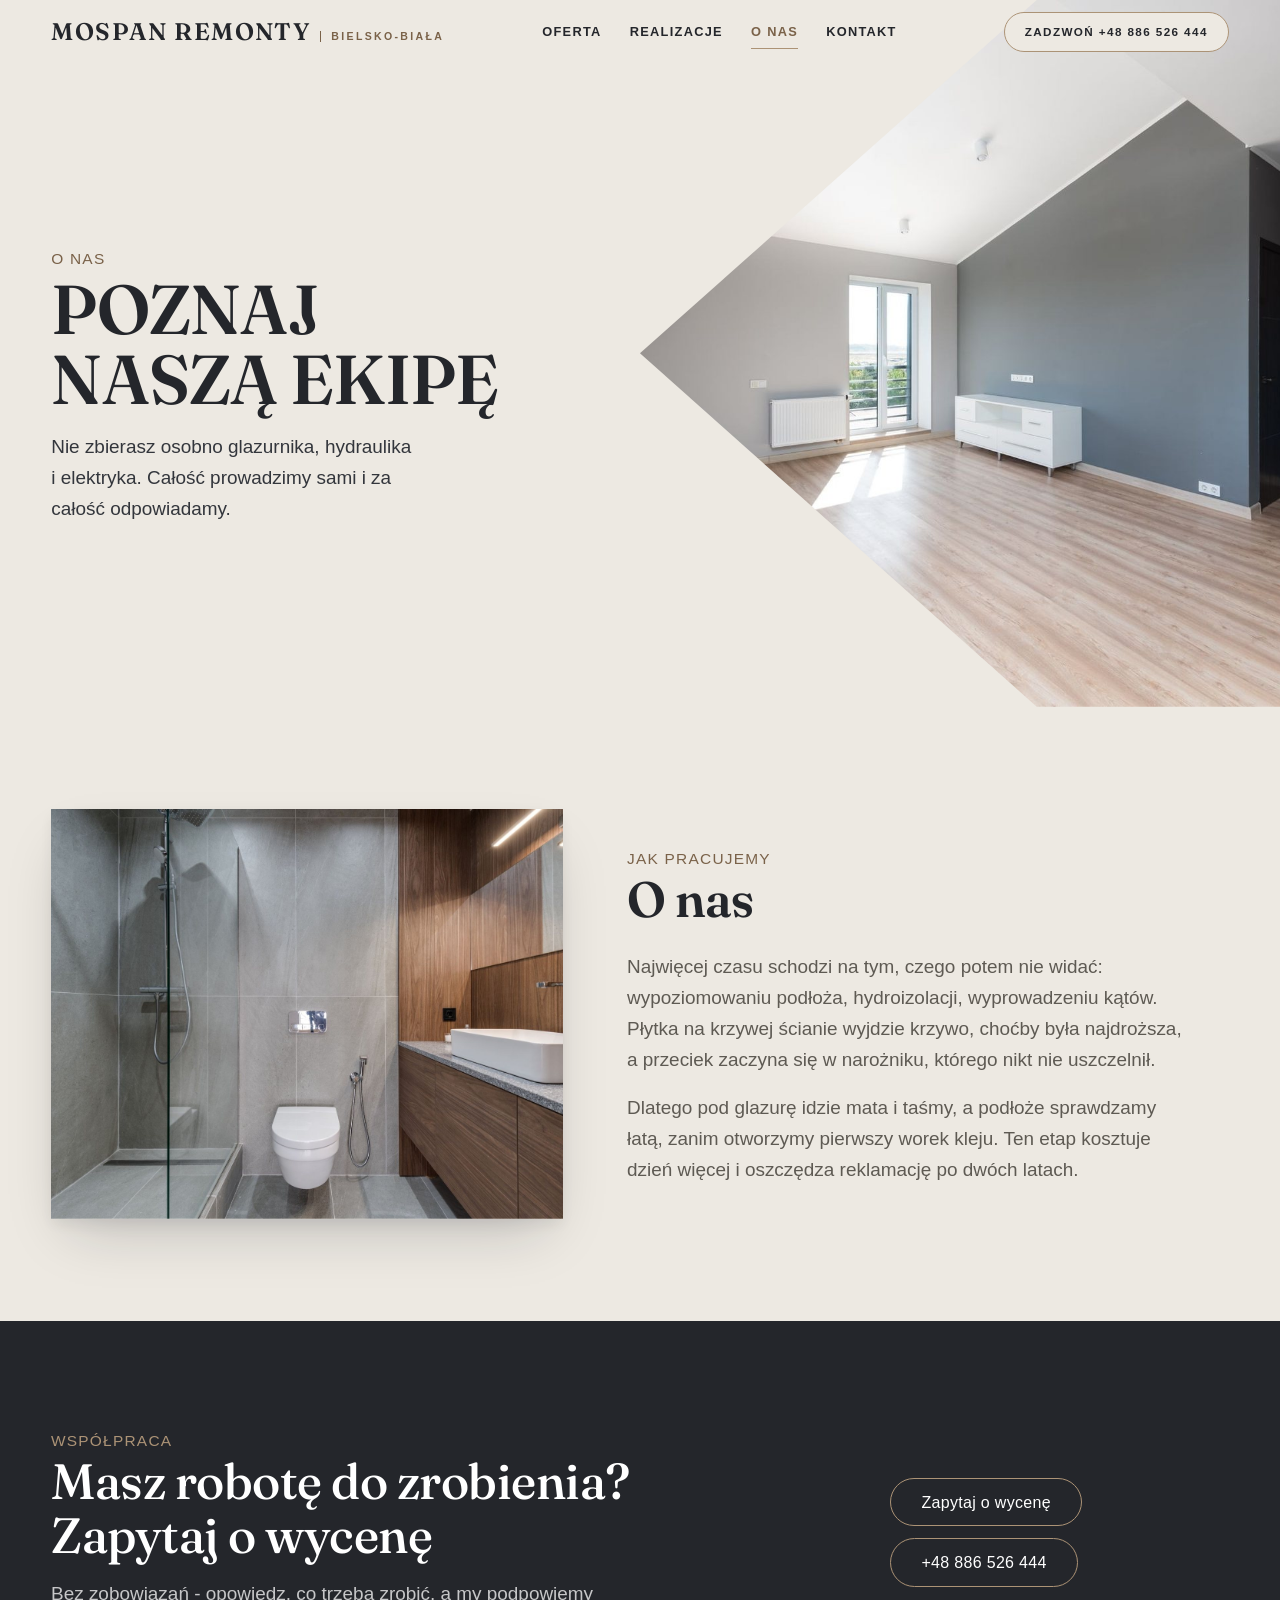
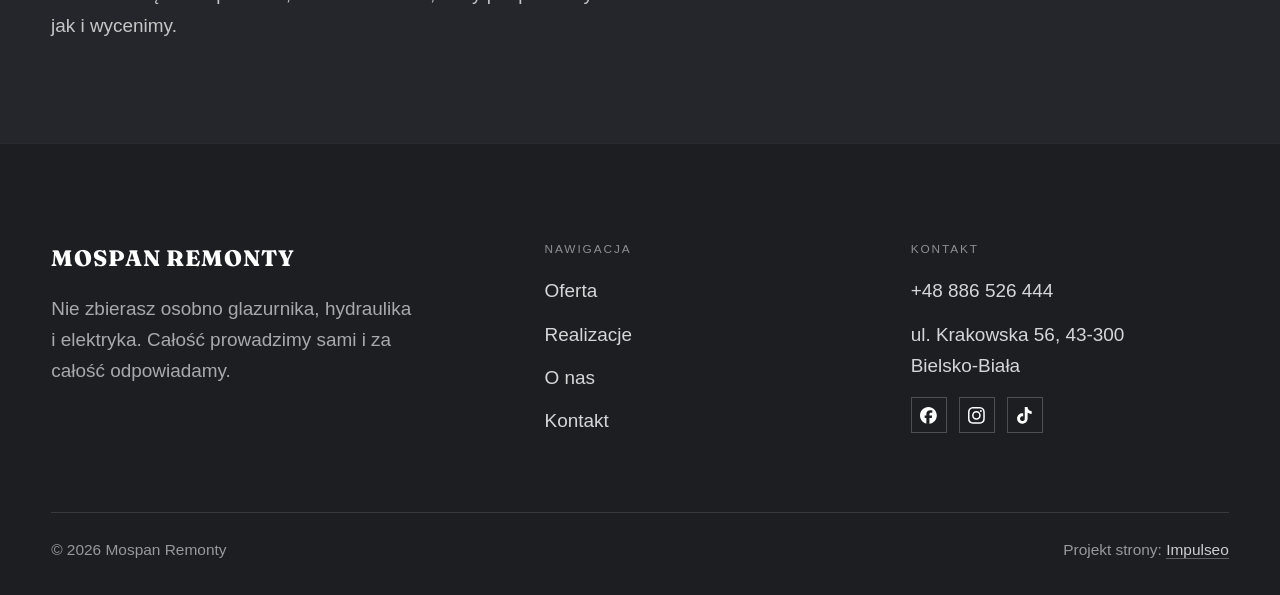
<file: o-nas.html>
<!DOCTYPE html>
<html lang="pl">
<head>
<meta charset="UTF-8">
<meta name="viewport" content="width=device-width, initial-scale=1.0">
<title>O nas - Mospan Remonty</title>
<meta name="description" content="Remonty mieszkań w Bielsku-Białej: łazienki od podstaw, glazura i terakota, wykończenia pod klucz. Wycena i termin przed robotą. Zadzwoń: 886 526 444.">
<link rel="canonical" href="https://kris20032.github.io/mospan-remonty/o-nas.html">
<meta name="robots" content="noindex, nofollow">
<meta property="og:type" content="website">
<meta property="og:locale" content="pl_PL">
<meta property="og:site_name" content="Mospan Remonty">
<meta property="og:title" content="O nas - Mospan Remonty">
<meta property="og:description" content="Remonty mieszkań w Bielsku-Białej: łazienki od podstaw, glazura i terakota, wykończenia pod klucz. Wycena i termin przed robotą. Zadzwoń: 886 526 444.">
<meta property="og:url" content="https://kris20032.github.io/mospan-remonty/o-nas.html">
<meta property="og:image" content="https://kris20032.github.io/mospan-remonty/img/og.jpg">
<meta property="og:image:width" content="1200">
<meta property="og:image:height" content="630">
<meta name="twitter:card" content="summary_large_image">
<link rel="preconnect" href="https://fonts.googleapis.com">
<link rel="preconnect" href="https://fonts.gstatic.com" crossorigin>
<link href="https://fonts.googleapis.com/css2?family=Fraunces:opsz,wght@9..144,500;9..144,600&display=swap" rel="stylesheet">
<link href="https://api.fontshare.com/v2/css?f[]=satoshi@400,500,700&display=swap" rel="stylesheet">
<link rel="preconnect" href="https://api.fontshare.com" crossorigin>
<link rel="stylesheet" href="assets/styles.css?v=kw1510">
</head>
<body>

<header class="nav">
  <div class="wrap nav-inner">
    <a class="brand" href="index.html"><span class="name">Mospan Remonty</span><span class="sub">Bielsko-Biała</span></a>
    <nav class="nav-links">
      <a href="oferta.html">Oferta</a>
      <a href="realizacje.html">Realizacje</a>
      <a href="o-nas.html" class="active" aria-current="page">O nas</a>
      <a href="kontakt.html">Kontakt</a>
      <a href="tel:+48886526444" class="btn btn-accent">Zadzwoń +48 886 526 444</a>
    </nav>
    <button class="nav-toggle" aria-label="Menu"><span></span><span></span><span></span></button>
  </div>
</header>

<main>
<section class="pagehead">
  <img src="img/g14.jpg" alt="Mospan Remonty - Poznaj naszą ekipę" width="1600" height="1068" decoding="async">
  <div class="wrap">
    <span class="eyebrow">O nas</span>
    <h1>Poznaj naszą ekipę</h1>
    <p>Nie zbierasz osobno glazurnika, hydraulika i elektryka. Całość prowadzimy sami i za całość odpowiadamy.</p>
  </div>
</section>
<section>
  <div class="wrap split">
    <div class="split-art reveal"><img src="img/g15.jpg" alt="Mospan Remonty" loading="lazy" width="1600" height="1066" decoding="async"></div>
    <div class="split-copy reveal">
      <span class="eyebrow">Jak pracujemy</span>
      <h2>O nas</h2>
      <p class="muted">Najwięcej czasu schodzi na tym, czego potem nie widać: wypoziomowaniu podłoża, hydroizolacji, wyprowadzeniu kątów. Płytka na krzywej ścianie wyjdzie krzywo, choćby była najdroższa, a przeciek zaczyna się w narożniku, którego nikt nie uszczelnił.</p>
      <p class="muted">Dlatego pod glazurę idzie mata i taśmy, a podłoże sprawdzamy łatą, zanim otworzymy pierwszy worek kleju. Ten etap kosztuje dzień więcej i oszczędza reklamację po dwóch latach.</p>
    </div>
  </div>
</section>


<section class="cta">
  <div class="wrap">
    <div class="reveal">
      <span class="eyebrow">Współpraca</span>
      <h2>Masz robotę do zrobienia? Zapytaj o wycenę</h2>
      <p>Bez zobowiązań - opowiedz, co trzeba zrobić, a my podpowiemy jak i wycenimy.</p>
    </div>
    <div class="cta-actions reveal">
      <a href="kontakt.html" class="btn btn-light">Zapytaj o wycenę <span class="arr">→</span></a>
      <a href="tel:+48886526444" class="btn btn-ghost btn-ghost-cta">+48 886 526 444</a>
    </div>
  </div>
</section>
</main>

<footer>
  <div class="wrap">
    <div class="foot-grid">
      <div class="foot-brand">
        <div class="name">Mospan Remonty</div>
        <p>Nie zbierasz osobno glazurnika, hydraulika i elektryka. Całość prowadzimy sami i za całość odpowiadamy.</p>
      </div>
      <div class="foot-col">
        <h4>Nawigacja</h4>
        <a href="oferta.html">Oferta</a>
        <a href="realizacje.html">Realizacje</a>
        <a href="o-nas.html">O nas</a>
        <a href="kontakt.html">Kontakt</a>
      </div>
      <div class="foot-col">
        <h4>Kontakt</h4>
        <a href="tel:+48886526444">+48 886 526 444</a>
        <p>ul. Krakowska 56, 43-300 Bielsko-Biała</p>
      <div class="foot-soc">
        <a class="soc" href="https://www.facebook.com/p/Firma-Mospan-Remonty-100076431146938/" target="_blank" rel="noopener" aria-label="Facebook - Mospan Remonty"><svg viewBox="0 0 24 24" aria-hidden="true" focusable="false"><path d="M9.101 23.691v-7.98H6.627v-3.667h2.474v-1.58c0-4.085 1.848-5.978 5.858-5.978.401 0 .955.042 1.468.103a8.68 8.68 0 0 1 1.141.195v3.325a8.623 8.623 0 0 0-.653-.036 26.805 26.805 0 0 0-.733-.009c-.707 0-1.259.096-1.675.309a1.686 1.686 0 0 0-.679.622c-.258.42-.374.995-.374 1.752v1.297h3.919l-.386 2.103-.287 1.564h-3.246v8.245C19.396 23.238 24 18.179 24 12.044c0-6.627-5.373-12-12-12s-12 5.373-12 12c0 5.628 3.874 10.35 9.101 11.647Z" fill="currentColor"/></svg></a>
        <a class="soc" href="https://www.instagram.com/mospan_remonty/" target="_blank" rel="noopener" aria-label="Instagram - Mospan Remonty"><svg viewBox="0 0 24 24" aria-hidden="true" focusable="false"><path d="M7.0301.084c-1.2768.0602-2.1487.264-2.911.5634-.7888.3075-1.4575.72-2.1228 1.3877-.6652.6677-1.075 1.3368-1.3802 2.127-.2954.7638-.4956 1.6365-.552 2.914-.0564 1.2775-.0689 1.6882-.0626 4.947.0062 3.2586.0206 3.6671.0825 4.9473.061 1.2765.264 2.1482.5635 2.9107.308.7889.72 1.4573 1.388 2.1228.6679.6655 1.3365 1.0743 2.1285 1.38.7632.295 1.6361.4961 2.9134.552 1.2773.056 1.6884.069 4.9462.0627 3.2578-.0062 3.668-.0207 4.9478-.0814 1.28-.0607 2.147-.2652 2.9098-.5633.7889-.3086 1.4578-.72 2.1228-1.3881.665-.6682 1.0745-1.3378 1.3795-2.1284.2957-.7632.4966-1.636.552-2.9124.056-1.2809.0692-1.6898.063-4.948-.0063-3.2583-.021-3.6668-.0817-4.9465-.0607-1.2797-.264-2.1487-.5633-2.9117-.3084-.7889-.72-1.4568-1.3876-2.1228C21.2982 1.33 20.628.9208 19.8378.6165 19.074.321 18.2017.1197 16.9244.0645 15.6471.0093 15.236-.005 11.977.0014 8.718.0076 8.31.0215 7.0301.0839m.1402 21.6932c-1.17-.0509-1.8053-.2453-2.2287-.408-.5606-.216-.96-.4771-1.3819-.895-.422-.4178-.6811-.8186-.9-1.378-.1644-.4234-.3624-1.058-.4171-2.228-.0595-1.2645-.072-1.6442-.079-4.848-.007-3.2037.0053-3.583.0607-4.848.05-1.169.2456-1.805.408-2.2282.216-.5613.4762-.96.895-1.3816.4188-.4217.8184-.6814 1.3783-.9003.423-.1651 1.0575-.3614 2.227-.4171 1.2655-.06 1.6447-.072 4.848-.079 3.2033-.007 3.5835.005 4.8495.0608 1.169.0508 1.8053.2445 2.228.408.5608.216.96.4754 1.3816.895.4217.4194.6816.8176.9005 1.3787.1653.4217.3617 1.056.4169 2.2263.0602 1.2655.0739 1.645.0796 4.848.0058 3.203-.0055 3.5834-.061 4.848-.051 1.17-.245 1.8055-.408 2.2294-.216.5604-.4763.96-.8954 1.3814-.419.4215-.8181.6811-1.3783.9-.4224.1649-1.0577.3617-2.2262.4174-1.2656.0595-1.6448.072-4.8493.079-3.2045.007-3.5825-.006-4.848-.0608M16.953 5.5864A1.44 1.44 0 1 0 18.39 4.144a1.44 1.44 0 0 0-1.437 1.4424M5.8385 12.012c.0067 3.4032 2.7706 6.1557 6.173 6.1493 3.4026-.0065 6.157-2.7701 6.1506-6.1733-.0065-3.4032-2.771-6.1565-6.174-6.1498-3.403.0067-6.156 2.771-6.1496 6.1738M8 12.0077a4 4 0 1 1 4.008 3.9921A3.9996 3.9996 0 0 1 8 12.0077" fill="currentColor"/></svg></a>
        <a class="soc" href="https://www.tiktok.com/@mospan_remonty" target="_blank" rel="noopener" aria-label="TikTok - Mospan Remonty"><svg viewBox="0 0 24 24" aria-hidden="true" focusable="false"><path d="M12.525.02c1.31-.02 2.61-.01 3.91-.02.08 1.53.63 3.09 1.75 4.17 1.12 1.11 2.7 1.62 4.24 1.79v4.03c-1.44-.05-2.89-.35-4.2-.97-.57-.26-1.1-.59-1.62-.93-.01 2.92.01 5.84-.02 8.75-.08 1.4-.54 2.79-1.35 3.94-1.31 1.92-3.58 3.17-5.91 3.21-1.43.08-2.86-.31-4.08-1.03-2.02-1.19-3.44-3.37-3.65-5.71-.02-.5-.03-1-.01-1.49.18-1.9 1.12-3.72 2.58-4.96 1.66-1.44 3.98-2.13 6.15-1.72.02 1.48-.04 2.96-.04 4.44-.99-.32-2.15-.23-3.02.37-.63.41-1.11 1.04-1.36 1.75-.21.51-.15 1.07-.14 1.61.24 1.64 1.82 3.02 3.5 2.87 1.12-.01 2.19-.66 2.77-1.61.19-.33.4-.67.41-1.06.1-1.79.06-3.57.07-5.36.01-4.03-.01-8.05.02-12.07z" fill="currentColor"/></svg></a>
      </div>
      </div>
    </div>
    <div class="foot-bot">
      <span>© 2026 Mospan Remonty</span>
      <span>Projekt strony: <a class="foot-credit" href="https://impulseo.pl" target="_blank" rel="noopener">Impulseo</a></span>
    </div>
  </div>
</footer>
<div class="sticky-call"><a class="sc-call" href="tel:+48886526444"><svg class="ico-tel" width="16" height="16" viewBox="0 0 24 24" fill="none" aria-hidden="true"><path d="M6.6 10.8a15.5 15.5 0 0 0 6.6 6.6l2.2-2.2a1 1 0 0 1 1-.24 11.4 11.4 0 0 0 3.6.58 1 1 0 0 1 1 1V20a1 1 0 0 1-1 1A17 17 0 0 1 3 4a1 1 0 0 1 1-1h3.5a1 1 0 0 1 1 1c0 1.25.2 2.46.58 3.6a1 1 0 0 1-.25 1l-2.23 2.2Z" fill="currentColor"/></svg> Zadzwoń</a><a class="sc-quote" href="kontakt.html">Zapytaj o wolny termin</a></div>
<div class="demo-wazne" data-do="2026-10-21" data-cykl="3" hidden><svg class="dw-ico" width="13" height="13" viewBox="0 0 24 24" fill="none" aria-hidden="true"><circle cx="12" cy="12" r="8.6" stroke="currentColor" stroke-width="1.8"/><path d="M12 7.2V12l3.3 2" stroke="currentColor" stroke-width="1.8" stroke-linecap="round"/></svg><span class="dw-txt"></span></div>

<script src="assets/main.js"></script>
</body>
</html>
</file>
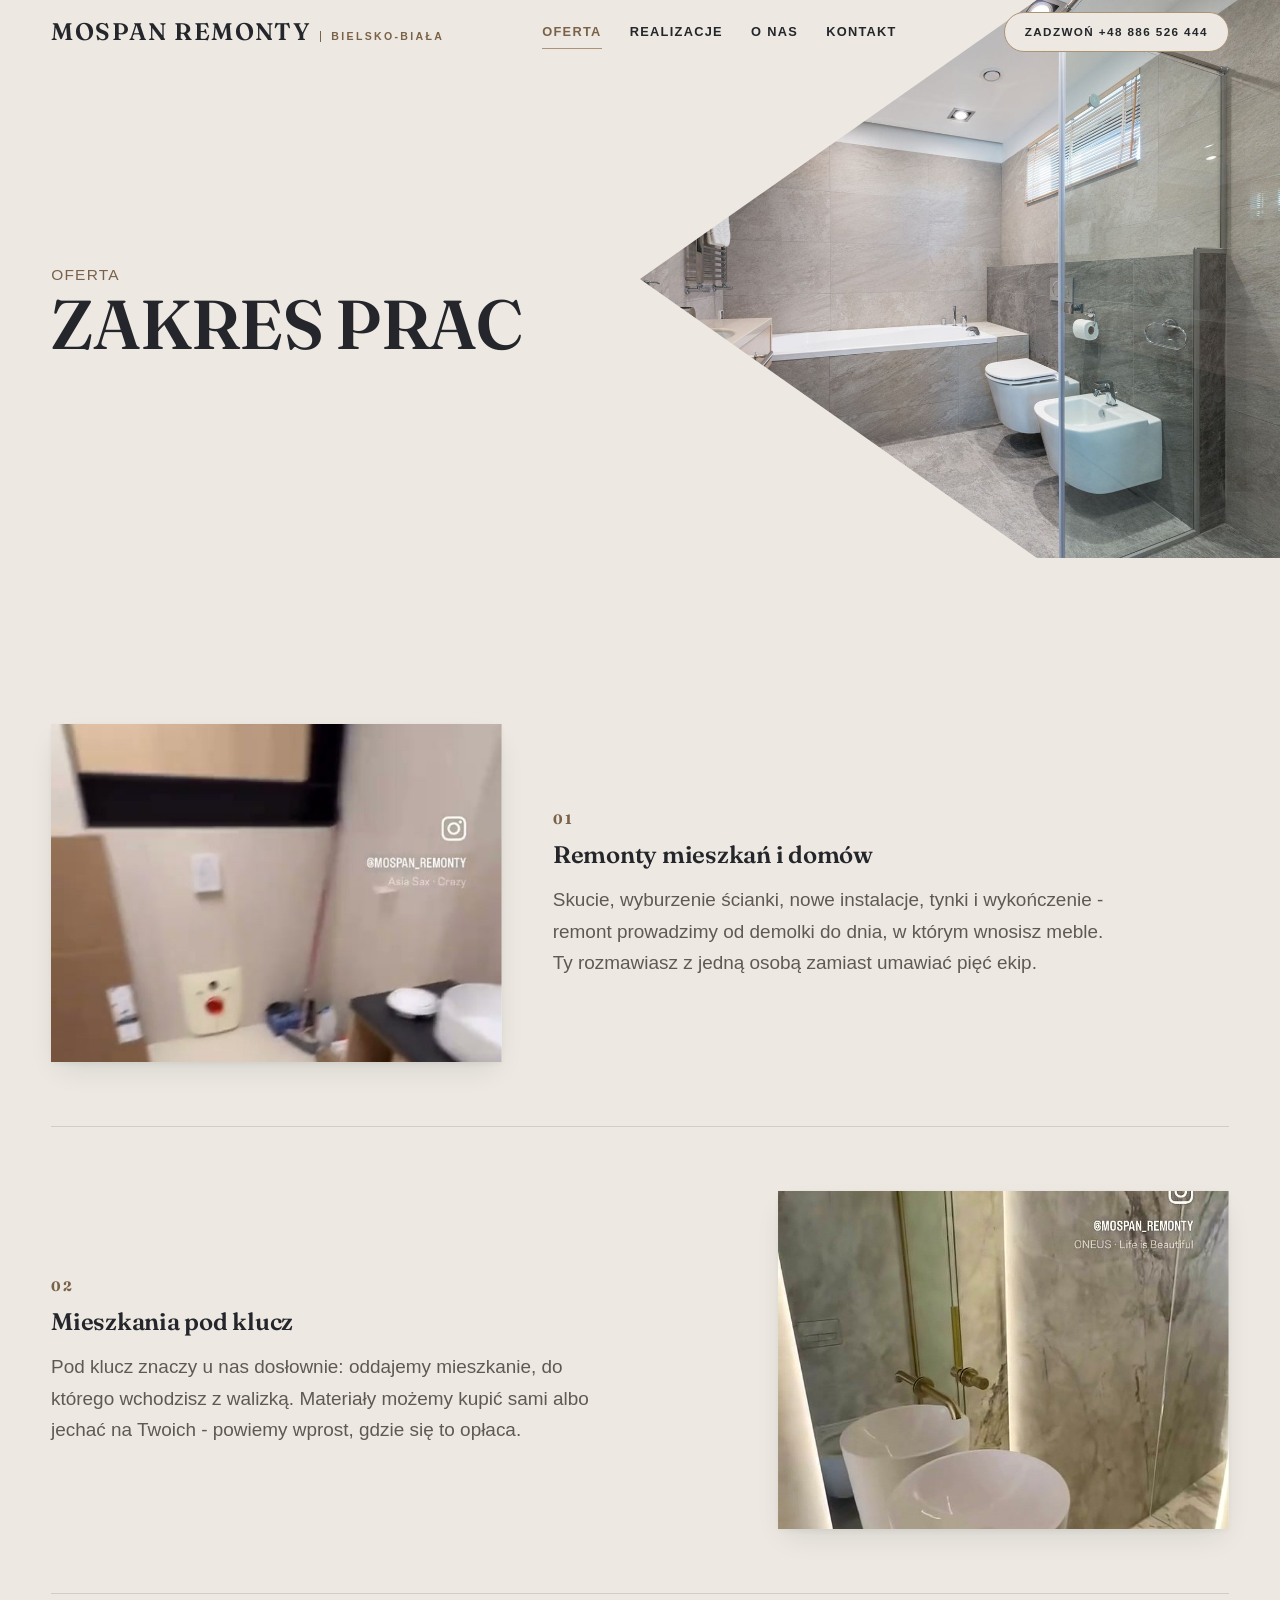
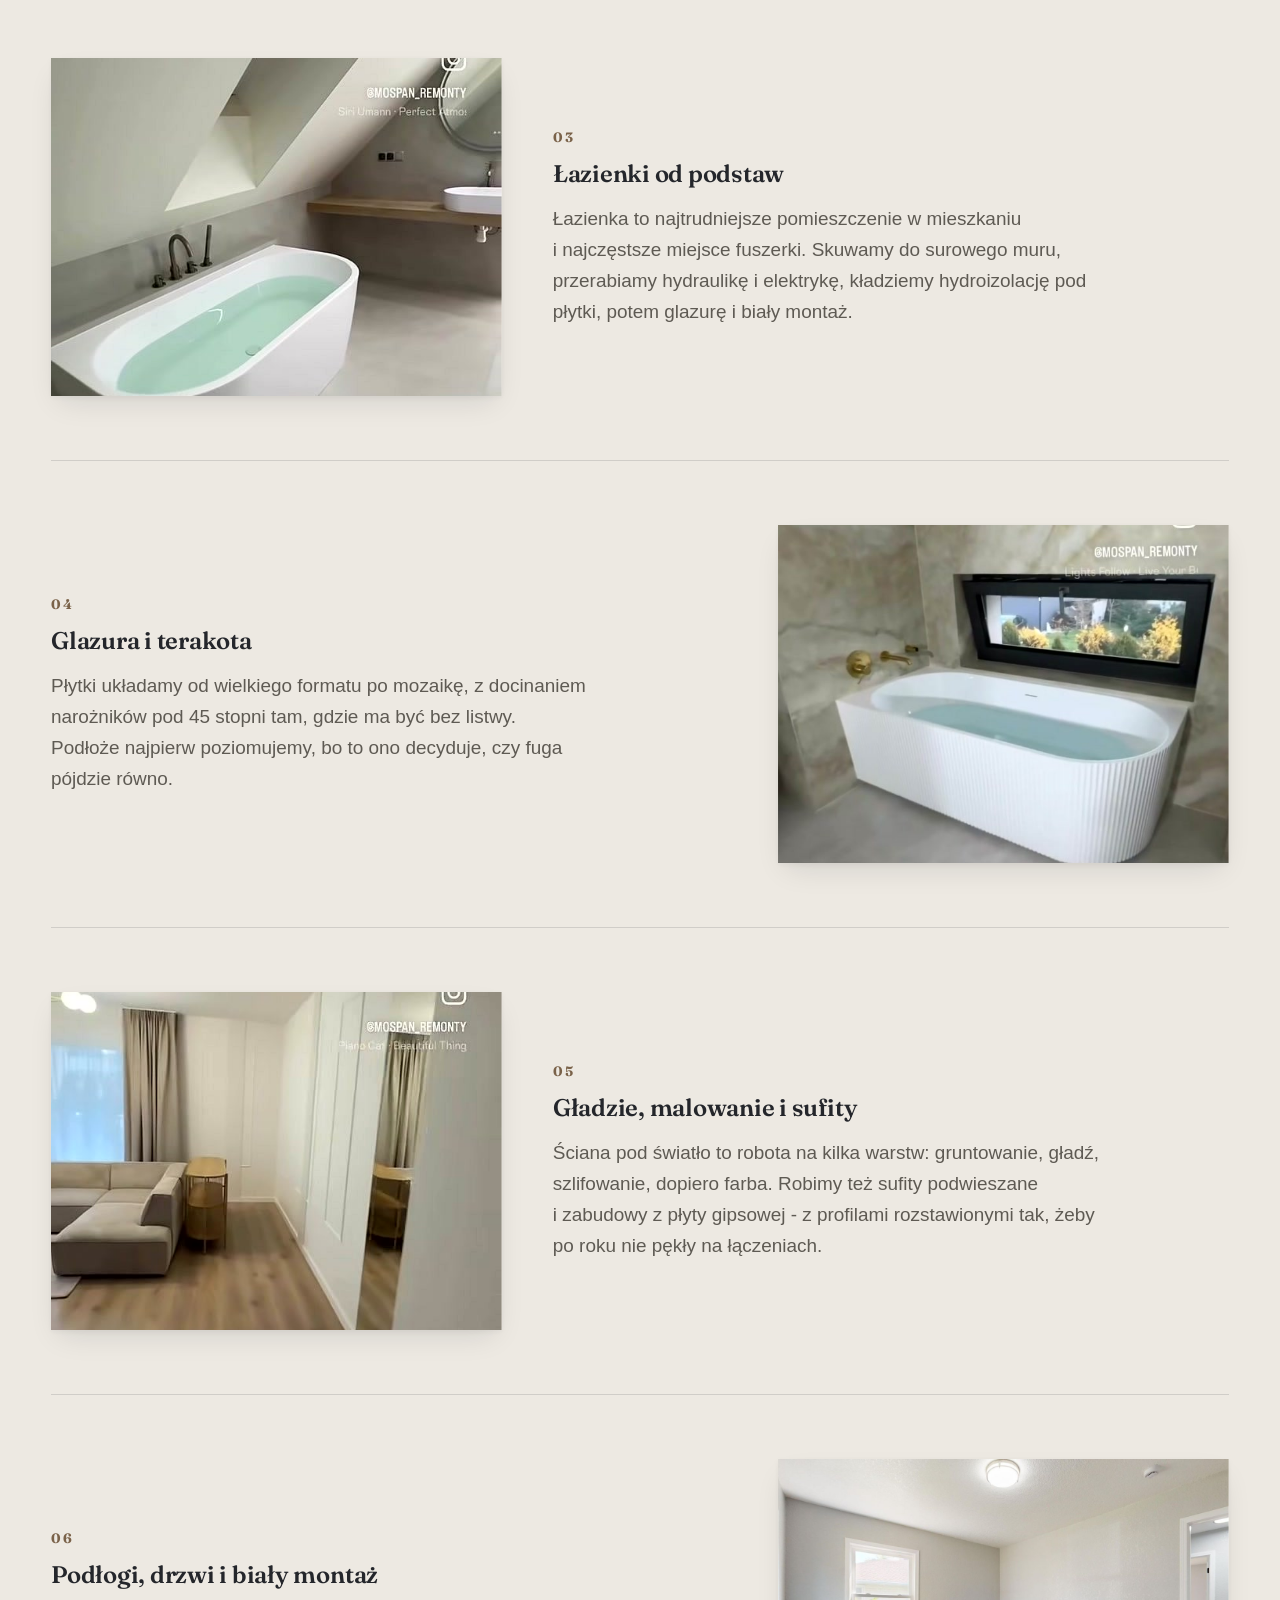
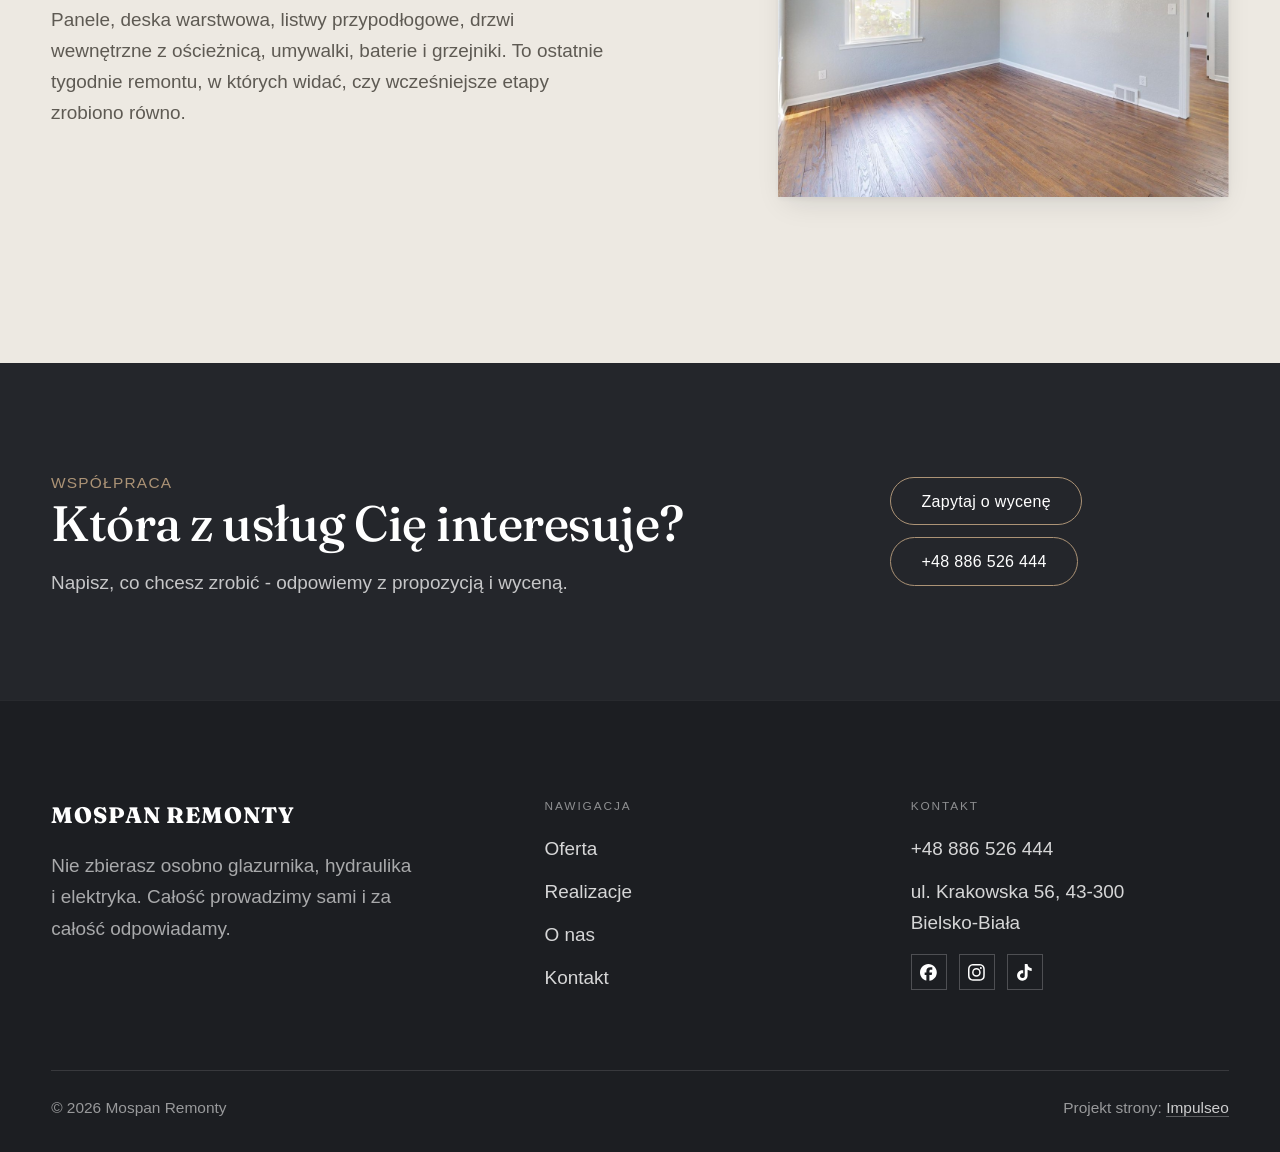
<file: oferta.html>
<!DOCTYPE html>
<html lang="pl">
<head>
<meta charset="UTF-8">
<meta name="viewport" content="width=device-width, initial-scale=1.0">
<title>Oferta - Mospan Remonty</title>
<meta name="description" content="Remonty mieszkań w Bielsku-Białej: łazienki od podstaw, glazura i terakota, wykończenia pod klucz. Wycena i termin przed robotą. Zadzwoń: 886 526 444.">
<link rel="canonical" href="https://kris20032.github.io/mospan-remonty/oferta.html">
<meta name="robots" content="noindex, nofollow">
<meta property="og:type" content="website">
<meta property="og:locale" content="pl_PL">
<meta property="og:site_name" content="Mospan Remonty">
<meta property="og:title" content="Oferta - Mospan Remonty">
<meta property="og:description" content="Remonty mieszkań w Bielsku-Białej: łazienki od podstaw, glazura i terakota, wykończenia pod klucz. Wycena i termin przed robotą. Zadzwoń: 886 526 444.">
<meta property="og:url" content="https://kris20032.github.io/mospan-remonty/oferta.html">
<meta property="og:image" content="https://kris20032.github.io/mospan-remonty/img/og.jpg">
<meta property="og:image:width" content="1200">
<meta property="og:image:height" content="630">
<meta name="twitter:card" content="summary_large_image">
<link rel="preconnect" href="https://fonts.googleapis.com">
<link rel="preconnect" href="https://fonts.gstatic.com" crossorigin>
<link href="https://fonts.googleapis.com/css2?family=Fraunces:opsz,wght@9..144,500;9..144,600&display=swap" rel="stylesheet">
<link href="https://api.fontshare.com/v2/css?f[]=satoshi@400,500,700&display=swap" rel="stylesheet">
<link rel="preconnect" href="https://api.fontshare.com" crossorigin>
<link rel="stylesheet" href="assets/styles.css?v=kw1510">
</head>
<body>

<header class="nav">
  <div class="wrap nav-inner">
    <a class="brand" href="index.html"><span class="name">Mospan Remonty</span><span class="sub">Bielsko-Biała</span></a>
    <nav class="nav-links">
      <a href="oferta.html" class="active" aria-current="page">Oferta</a>
      <a href="realizacje.html">Realizacje</a>
      <a href="o-nas.html">O nas</a>
      <a href="kontakt.html">Kontakt</a>
      <a href="tel:+48886526444" class="btn btn-accent">Zadzwoń +48 886 526 444</a>
    </nav>
    <button class="nav-toggle" aria-label="Menu"><span></span><span></span><span></span></button>
  </div>
</header>

<main>
<section class="pagehead">
  <img src="img/g13.jpg" alt="Mospan Remonty - Zakres prac" width="1600" height="1068" decoding="async">
  <div class="wrap">
    <span class="eyebrow">Oferta</span>
    <h1>Zakres prac</h1>
  </div>
</section>
<section>
  <div class="wrap">
    <div class="svc-row reveal">
      <div class="svc-row-art"><img src="img/g7.jpg" alt="Remonty mieszkań i domów" loading="lazy" width="720" height="768" decoding="async"></div>
      <div>
        <span class="num">01</span>
        <h3>Remonty mieszkań i domów</h3>
        <p class="muted">Skucie, wyburzenie ścianki, nowe instalacje, tynki i wykończenie - remont prowadzimy od demolki do dnia, w którym wnosisz meble. Ty rozmawiasz z jedną osobą zamiast umawiać pięć ekip.</p>
      </div>
    </div>
    <div class="svc-row rev reveal">
      <div class="svc-row-art"><img src="img/g8.jpg" alt="Mieszkania pod klucz" loading="lazy" width="720" height="768" decoding="async"></div>
      <div>
        <span class="num">02</span>
        <h3>Mieszkania pod klucz</h3>
        <p class="muted">Pod klucz znaczy u nas dosłownie: oddajemy mieszkanie, do którego wchodzisz z walizką. Materiały możemy kupić sami albo jechać na Twoich - powiemy wprost, gdzie się to opłaca.</p>
      </div>
    </div>
    <div class="svc-row reveal">
      <div class="svc-row-art"><img src="img/g9.jpg" alt="Łazienki od podstaw" loading="lazy" width="576" height="614" decoding="async"></div>
      <div>
        <span class="num">03</span>
        <h3>Łazienki od podstaw</h3>
        <p class="muted">Łazienka to najtrudniejsze pomieszczenie w mieszkaniu i najczęstsze miejsce fuszerki. Skuwamy do surowego muru, przerabiamy hydraulikę i elektrykę, kładziemy hydroizolację pod płytki, potem glazurę i biały montaż.</p>
      </div>
    </div>
    <div class="svc-row rev reveal">
      <div class="svc-row-art"><img src="img/g10.jpg" alt="Glazura i terakota" loading="lazy" width="694" height="744" decoding="async"></div>
      <div>
        <span class="num">04</span>
        <h3>Glazura i terakota</h3>
        <p class="muted">Płytki układamy od wielkiego formatu po mozaikę, z docinaniem narożników pod 45 stopni tam, gdzie ma być bez listwy. Podłoże najpierw poziomujemy, bo to ono decyduje, czy fuga pójdzie równo.</p>
      </div>
    </div>
    <div class="svc-row reveal">
      <div class="svc-row-art"><img src="img/g11.jpg" alt="Gładzie, malowanie i sufity" loading="lazy" width="576" height="614" decoding="async"></div>
      <div>
        <span class="num">05</span>
        <h3>Gładzie, malowanie i sufity</h3>
        <p class="muted">Ściana pod światło to robota na kilka warstw: gruntowanie, gładź, szlifowanie, dopiero farba. Robimy też sufity podwieszane i zabudowy z płyty gipsowej - z profilami rozstawionymi tak, żeby po roku nie pękły na łączeniach.</p>
      </div>
    </div>
    <div class="svc-row rev reveal">
      <div class="svc-row-art"><img src="img/g12.jpg" alt="Podłogi, drzwi i biały montaż" loading="lazy" width="1600" height="900" decoding="async"></div>
      <div>
        <span class="num">06</span>
        <h3>Podłogi, drzwi i biały montaż</h3>
        <p class="muted">Panele, deska warstwowa, listwy przypodłogowe, drzwi wewnętrzne z ościeżnicą, umywalki, baterie i grzejniki. To ostatnie tygodnie remontu, w których widać, czy wcześniejsze etapy zrobiono równo.</p>
      </div>
    </div>
  </div>
</section>

<section class="cta">
  <div class="wrap">
    <div class="reveal">
      <span class="eyebrow">Współpraca</span>
      <h2>Która z usług Cię interesuje?</h2>
      <p>Napisz, co chcesz zrobić - odpowiemy z propozycją i wyceną.</p>
    </div>
    <div class="cta-actions reveal">
      <a href="kontakt.html" class="btn btn-light">Zapytaj o wycenę <span class="arr">→</span></a>
      <a href="tel:+48886526444" class="btn btn-ghost btn-ghost-cta">+48 886 526 444</a>
    </div>
  </div>
</section>
</main>

<footer>
  <div class="wrap">
    <div class="foot-grid">
      <div class="foot-brand">
        <div class="name">Mospan Remonty</div>
        <p>Nie zbierasz osobno glazurnika, hydraulika i elektryka. Całość prowadzimy sami i za całość odpowiadamy.</p>
      </div>
      <div class="foot-col">
        <h4>Nawigacja</h4>
        <a href="oferta.html">Oferta</a>
        <a href="realizacje.html">Realizacje</a>
        <a href="o-nas.html">O nas</a>
        <a href="kontakt.html">Kontakt</a>
      </div>
      <div class="foot-col">
        <h4>Kontakt</h4>
        <a href="tel:+48886526444">+48 886 526 444</a>
        <p>ul. Krakowska 56, 43-300 Bielsko-Biała</p>
      <div class="foot-soc">
        <a class="soc" href="https://www.facebook.com/p/Firma-Mospan-Remonty-100076431146938/" target="_blank" rel="noopener" aria-label="Facebook - Mospan Remonty"><svg viewBox="0 0 24 24" aria-hidden="true" focusable="false"><path d="M9.101 23.691v-7.98H6.627v-3.667h2.474v-1.58c0-4.085 1.848-5.978 5.858-5.978.401 0 .955.042 1.468.103a8.68 8.68 0 0 1 1.141.195v3.325a8.623 8.623 0 0 0-.653-.036 26.805 26.805 0 0 0-.733-.009c-.707 0-1.259.096-1.675.309a1.686 1.686 0 0 0-.679.622c-.258.42-.374.995-.374 1.752v1.297h3.919l-.386 2.103-.287 1.564h-3.246v8.245C19.396 23.238 24 18.179 24 12.044c0-6.627-5.373-12-12-12s-12 5.373-12 12c0 5.628 3.874 10.35 9.101 11.647Z" fill="currentColor"/></svg></a>
        <a class="soc" href="https://www.instagram.com/mospan_remonty/" target="_blank" rel="noopener" aria-label="Instagram - Mospan Remonty"><svg viewBox="0 0 24 24" aria-hidden="true" focusable="false"><path d="M7.0301.084c-1.2768.0602-2.1487.264-2.911.5634-.7888.3075-1.4575.72-2.1228 1.3877-.6652.6677-1.075 1.3368-1.3802 2.127-.2954.7638-.4956 1.6365-.552 2.914-.0564 1.2775-.0689 1.6882-.0626 4.947.0062 3.2586.0206 3.6671.0825 4.9473.061 1.2765.264 2.1482.5635 2.9107.308.7889.72 1.4573 1.388 2.1228.6679.6655 1.3365 1.0743 2.1285 1.38.7632.295 1.6361.4961 2.9134.552 1.2773.056 1.6884.069 4.9462.0627 3.2578-.0062 3.668-.0207 4.9478-.0814 1.28-.0607 2.147-.2652 2.9098-.5633.7889-.3086 1.4578-.72 2.1228-1.3881.665-.6682 1.0745-1.3378 1.3795-2.1284.2957-.7632.4966-1.636.552-2.9124.056-1.2809.0692-1.6898.063-4.948-.0063-3.2583-.021-3.6668-.0817-4.9465-.0607-1.2797-.264-2.1487-.5633-2.9117-.3084-.7889-.72-1.4568-1.3876-2.1228C21.2982 1.33 20.628.9208 19.8378.6165 19.074.321 18.2017.1197 16.9244.0645 15.6471.0093 15.236-.005 11.977.0014 8.718.0076 8.31.0215 7.0301.0839m.1402 21.6932c-1.17-.0509-1.8053-.2453-2.2287-.408-.5606-.216-.96-.4771-1.3819-.895-.422-.4178-.6811-.8186-.9-1.378-.1644-.4234-.3624-1.058-.4171-2.228-.0595-1.2645-.072-1.6442-.079-4.848-.007-3.2037.0053-3.583.0607-4.848.05-1.169.2456-1.805.408-2.2282.216-.5613.4762-.96.895-1.3816.4188-.4217.8184-.6814 1.3783-.9003.423-.1651 1.0575-.3614 2.227-.4171 1.2655-.06 1.6447-.072 4.848-.079 3.2033-.007 3.5835.005 4.8495.0608 1.169.0508 1.8053.2445 2.228.408.5608.216.96.4754 1.3816.895.4217.4194.6816.8176.9005 1.3787.1653.4217.3617 1.056.4169 2.2263.0602 1.2655.0739 1.645.0796 4.848.0058 3.203-.0055 3.5834-.061 4.848-.051 1.17-.245 1.8055-.408 2.2294-.216.5604-.4763.96-.8954 1.3814-.419.4215-.8181.6811-1.3783.9-.4224.1649-1.0577.3617-2.2262.4174-1.2656.0595-1.6448.072-4.8493.079-3.2045.007-3.5825-.006-4.848-.0608M16.953 5.5864A1.44 1.44 0 1 0 18.39 4.144a1.44 1.44 0 0 0-1.437 1.4424M5.8385 12.012c.0067 3.4032 2.7706 6.1557 6.173 6.1493 3.4026-.0065 6.157-2.7701 6.1506-6.1733-.0065-3.4032-2.771-6.1565-6.174-6.1498-3.403.0067-6.156 2.771-6.1496 6.1738M8 12.0077a4 4 0 1 1 4.008 3.9921A3.9996 3.9996 0 0 1 8 12.0077" fill="currentColor"/></svg></a>
        <a class="soc" href="https://www.tiktok.com/@mospan_remonty" target="_blank" rel="noopener" aria-label="TikTok - Mospan Remonty"><svg viewBox="0 0 24 24" aria-hidden="true" focusable="false"><path d="M12.525.02c1.31-.02 2.61-.01 3.91-.02.08 1.53.63 3.09 1.75 4.17 1.12 1.11 2.7 1.62 4.24 1.79v4.03c-1.44-.05-2.89-.35-4.2-.97-.57-.26-1.1-.59-1.62-.93-.01 2.92.01 5.84-.02 8.75-.08 1.4-.54 2.79-1.35 3.94-1.31 1.92-3.58 3.17-5.91 3.21-1.43.08-2.86-.31-4.08-1.03-2.02-1.19-3.44-3.37-3.65-5.71-.02-.5-.03-1-.01-1.49.18-1.9 1.12-3.72 2.58-4.96 1.66-1.44 3.98-2.13 6.15-1.72.02 1.48-.04 2.96-.04 4.44-.99-.32-2.15-.23-3.02.37-.63.41-1.11 1.04-1.36 1.75-.21.51-.15 1.07-.14 1.61.24 1.64 1.82 3.02 3.5 2.87 1.12-.01 2.19-.66 2.77-1.61.19-.33.4-.67.41-1.06.1-1.79.06-3.57.07-5.36.01-4.03-.01-8.05.02-12.07z" fill="currentColor"/></svg></a>
      </div>
      </div>
    </div>
    <div class="foot-bot">
      <span>© 2026 Mospan Remonty</span>
      <span>Projekt strony: <a class="foot-credit" href="https://impulseo.pl" target="_blank" rel="noopener">Impulseo</a></span>
    </div>
  </div>
</footer>
<div class="sticky-call"><a class="sc-call" href="tel:+48886526444"><svg class="ico-tel" width="16" height="16" viewBox="0 0 24 24" fill="none" aria-hidden="true"><path d="M6.6 10.8a15.5 15.5 0 0 0 6.6 6.6l2.2-2.2a1 1 0 0 1 1-.24 11.4 11.4 0 0 0 3.6.58 1 1 0 0 1 1 1V20a1 1 0 0 1-1 1A17 17 0 0 1 3 4a1 1 0 0 1 1-1h3.5a1 1 0 0 1 1 1c0 1.25.2 2.46.58 3.6a1 1 0 0 1-.25 1l-2.23 2.2Z" fill="currentColor"/></svg> Zadzwoń</a><a class="sc-quote" href="kontakt.html">Zapytaj o wolny termin</a></div>
<div class="demo-wazne" data-do="2026-10-21" data-cykl="3" hidden><svg class="dw-ico" width="13" height="13" viewBox="0 0 24 24" fill="none" aria-hidden="true"><circle cx="12" cy="12" r="8.6" stroke="currentColor" stroke-width="1.8"/><path d="M12 7.2V12l3.3 2" stroke="currentColor" stroke-width="1.8" stroke-linecap="round"/></svg><span class="dw-txt"></span></div>

<script src="assets/main.js"></script>
</body>
</html>
</file>
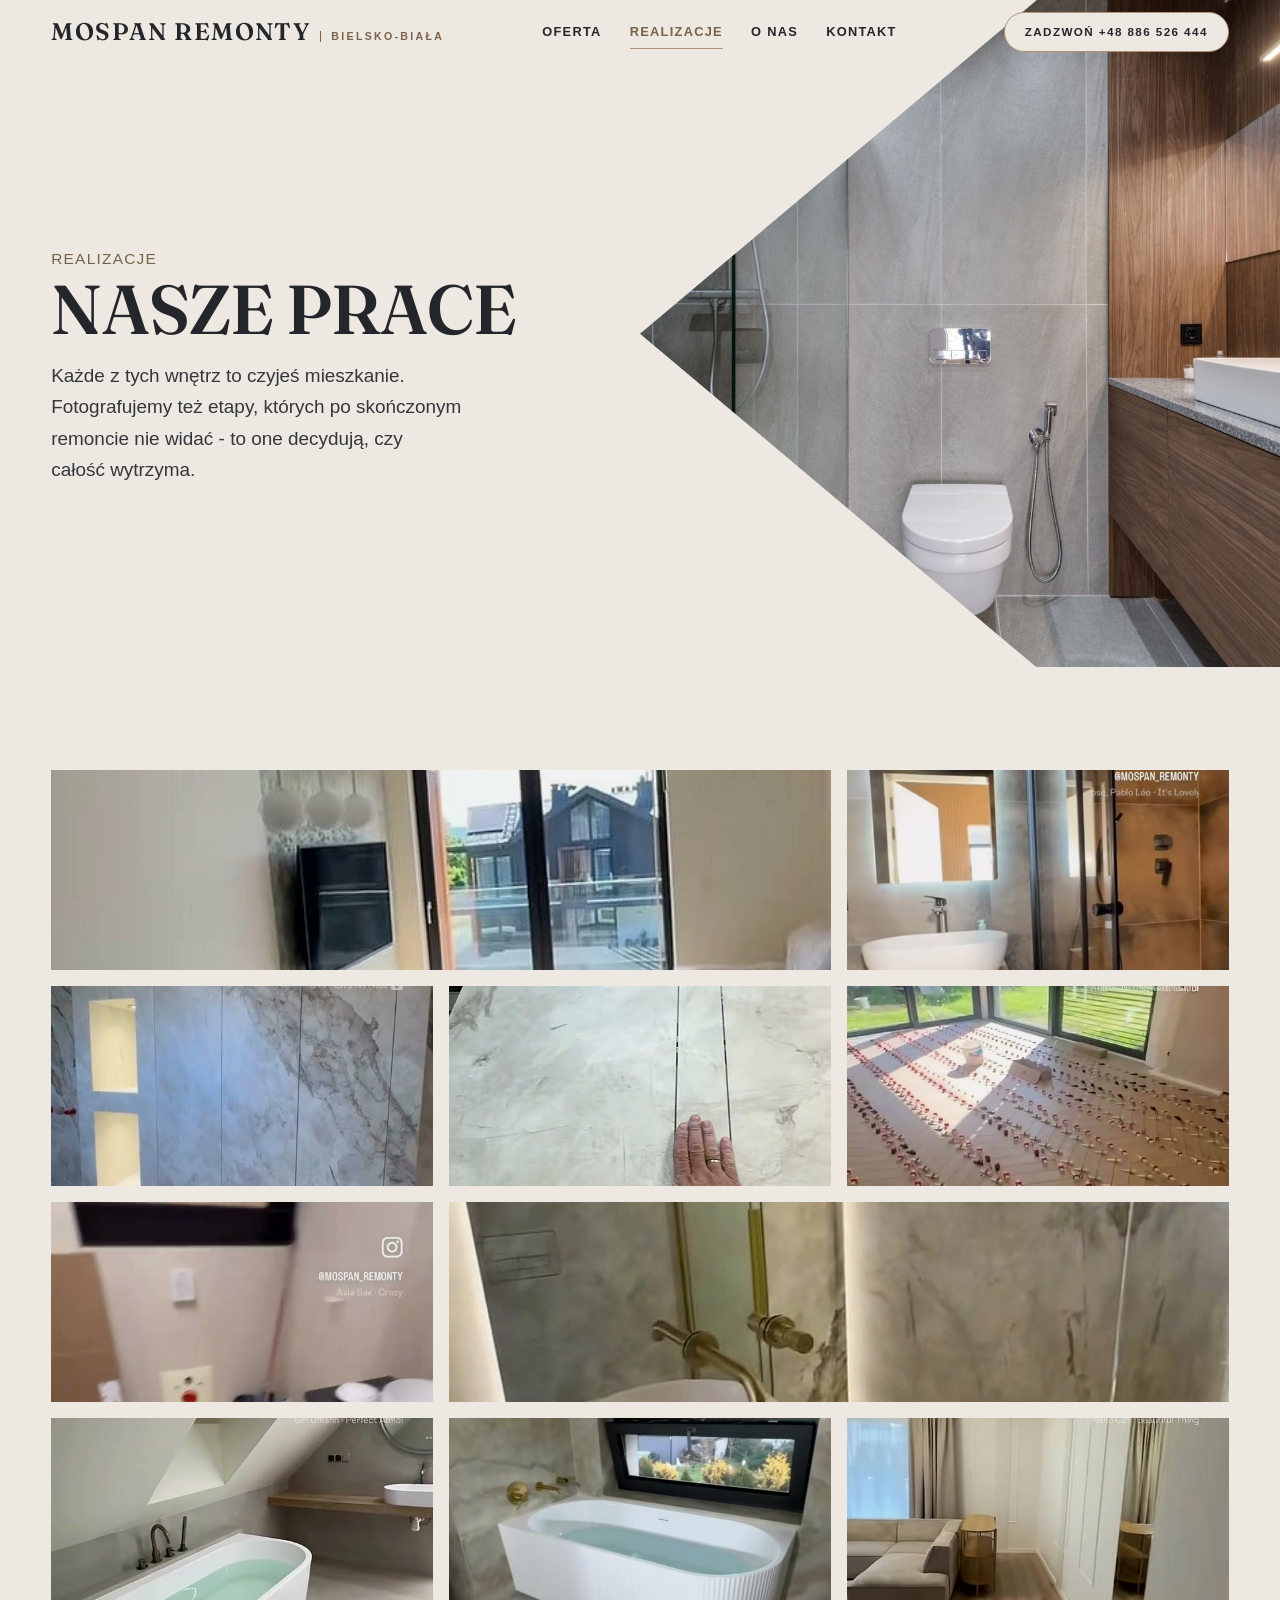
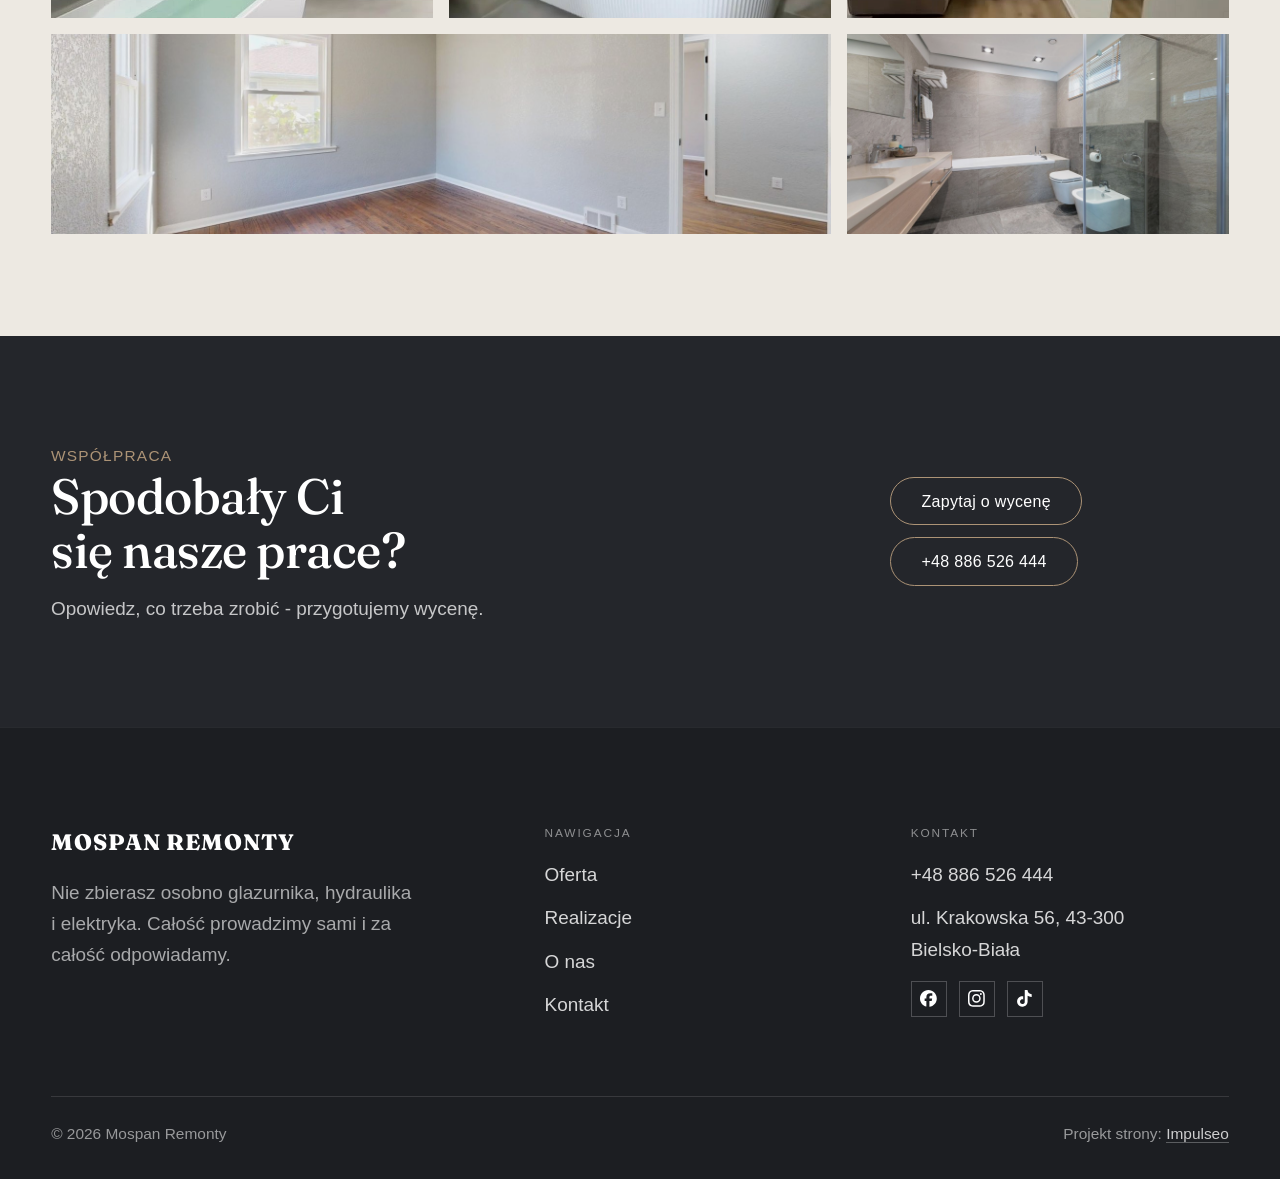
<file: realizacje.html>
<!DOCTYPE html>
<html lang="pl">
<head>
<meta charset="UTF-8">
<meta name="viewport" content="width=device-width, initial-scale=1.0">
<title>Realizacje - Mospan Remonty</title>
<meta name="description" content="Realizacje Mospan Remonty: Łazienka po remoncie, Glazura wielkoformatowa, Hydroizolacja pod płytki, Wnętrze pod klucz, Etap prac">
<link rel="canonical" href="https://kris20032.github.io/mospan-remonty/realizacje.html">
<meta name="robots" content="noindex, nofollow">
<meta property="og:type" content="website">
<meta property="og:locale" content="pl_PL">
<meta property="og:site_name" content="Mospan Remonty">
<meta property="og:title" content="Realizacje - Mospan Remonty">
<meta property="og:description" content="Realizacje Mospan Remonty: Łazienka po remoncie, Glazura wielkoformatowa, Hydroizolacja pod płytki, Wnętrze pod klucz, Etap prac">
<meta property="og:url" content="https://kris20032.github.io/mospan-remonty/realizacje.html">
<meta property="og:image" content="https://kris20032.github.io/mospan-remonty/img/og.jpg">
<meta property="og:image:width" content="1200">
<meta property="og:image:height" content="630">
<meta name="twitter:card" content="summary_large_image">
<link rel="preconnect" href="https://fonts.googleapis.com">
<link rel="preconnect" href="https://fonts.gstatic.com" crossorigin>
<link href="https://fonts.googleapis.com/css2?family=Fraunces:opsz,wght@9..144,500;9..144,600&display=swap" rel="stylesheet">
<link href="https://api.fontshare.com/v2/css?f[]=satoshi@400,500,700&display=swap" rel="stylesheet">
<link rel="preconnect" href="https://api.fontshare.com" crossorigin>
<link rel="stylesheet" href="assets/styles.css?v=kw1510">
</head>
<body>

<header class="nav">
  <div class="wrap nav-inner">
    <a class="brand" href="index.html"><span class="name">Mospan Remonty</span><span class="sub">Bielsko-Biała</span></a>
    <nav class="nav-links">
      <a href="oferta.html">Oferta</a>
      <a href="realizacje.html" class="active" aria-current="page">Realizacje</a>
      <a href="o-nas.html">O nas</a>
      <a href="kontakt.html">Kontakt</a>
      <a href="tel:+48886526444" class="btn btn-accent">Zadzwoń +48 886 526 444</a>
    </nav>
    <button class="nav-toggle" aria-label="Menu"><span></span><span></span><span></span></button>
  </div>
</header>

<main>
<section class="pagehead">
  <img src="img/g15.jpg" alt="Mospan Remonty - Nasze prace" width="1600" height="1066" decoding="async">
  <div class="wrap">
    <span class="eyebrow">Realizacje</span>
    <h1>Nasze prace</h1>
    <p>Każde z tych wnętrz to czyjeś mieszkanie. Fotografujemy też etapy, których po skończonym remoncie nie widać - to one decydują, czy całość wytrzyma.</p>
  </div>
</section>
<section>
  <div class="wrap">
    <div class="gallery">
      <div class="tile t-two3 reveal"><img src="img/g1.jpg" alt="Mospan Remonty" loading="lazy" width="576" height="614" decoding="async"></div>
      <div class="tile t-third reveal"><img src="img/g2.jpg" alt="Mospan Remonty" loading="lazy" width="576" height="614" decoding="async"></div>
      <div class="tile t-third reveal"><img src="img/g3.jpg" alt="Mospan Remonty" loading="lazy" width="576" height="614" decoding="async"></div>
      <div class="tile t-third reveal"><img src="img/g4.jpg" alt="Mospan Remonty" loading="lazy" width="576" height="614" decoding="async"></div>
      <div class="tile t-third reveal"><img src="img/g5.jpg" alt="Mospan Remonty" loading="lazy" width="576" height="614" decoding="async"></div>
      <div class="tile t-third reveal"><img src="img/g7.jpg" alt="Mospan Remonty" loading="lazy" width="720" height="768" decoding="async"></div>
      <div class="tile t-two3 reveal"><img src="img/g8.jpg" alt="Mospan Remonty" loading="lazy" width="720" height="768" decoding="async"></div>
      <div class="tile t-third reveal"><img src="img/g9.jpg" alt="Mospan Remonty" loading="lazy" width="576" height="614" decoding="async"></div>
      <div class="tile t-third reveal"><img src="img/g10.jpg" alt="Mospan Remonty" loading="lazy" width="694" height="744" decoding="async"></div>
      <div class="tile t-third reveal"><img src="img/g11.jpg" alt="Mospan Remonty" loading="lazy" width="576" height="614" decoding="async"></div>
      <div class="tile t-two3 reveal"><img src="img/g12.jpg" alt="Mospan Remonty" loading="lazy" width="1600" height="900" decoding="async"></div>
      <div class="tile t-third reveal"><img src="img/g13.jpg" alt="Mospan Remonty" loading="lazy" width="1600" height="1068" decoding="async"></div>
    </div>
  </div>
</section>
<section class="cta">
  <div class="wrap">
    <div class="reveal">
      <span class="eyebrow">Współpraca</span>
      <h2>Spodobały Ci się nasze prace?</h2>
      <p>Opowiedz, co trzeba zrobić - przygotujemy wycenę.</p>
    </div>
    <div class="cta-actions reveal">
      <a href="kontakt.html" class="btn btn-light">Zapytaj o wycenę <span class="arr">→</span></a>
      <a href="tel:+48886526444" class="btn btn-ghost btn-ghost-cta">+48 886 526 444</a>
    </div>
  </div>
</section>
</main>

<footer>
  <div class="wrap">
    <div class="foot-grid">
      <div class="foot-brand">
        <div class="name">Mospan Remonty</div>
        <p>Nie zbierasz osobno glazurnika, hydraulika i elektryka. Całość prowadzimy sami i za całość odpowiadamy.</p>
      </div>
      <div class="foot-col">
        <h4>Nawigacja</h4>
        <a href="oferta.html">Oferta</a>
        <a href="realizacje.html">Realizacje</a>
        <a href="o-nas.html">O nas</a>
        <a href="kontakt.html">Kontakt</a>
      </div>
      <div class="foot-col">
        <h4>Kontakt</h4>
        <a href="tel:+48886526444">+48 886 526 444</a>
        <p>ul. Krakowska 56, 43-300 Bielsko-Biała</p>
      <div class="foot-soc">
        <a class="soc" href="https://www.facebook.com/p/Firma-Mospan-Remonty-100076431146938/" target="_blank" rel="noopener" aria-label="Facebook - Mospan Remonty"><svg viewBox="0 0 24 24" aria-hidden="true" focusable="false"><path d="M9.101 23.691v-7.98H6.627v-3.667h2.474v-1.58c0-4.085 1.848-5.978 5.858-5.978.401 0 .955.042 1.468.103a8.68 8.68 0 0 1 1.141.195v3.325a8.623 8.623 0 0 0-.653-.036 26.805 26.805 0 0 0-.733-.009c-.707 0-1.259.096-1.675.309a1.686 1.686 0 0 0-.679.622c-.258.42-.374.995-.374 1.752v1.297h3.919l-.386 2.103-.287 1.564h-3.246v8.245C19.396 23.238 24 18.179 24 12.044c0-6.627-5.373-12-12-12s-12 5.373-12 12c0 5.628 3.874 10.35 9.101 11.647Z" fill="currentColor"/></svg></a>
        <a class="soc" href="https://www.instagram.com/mospan_remonty/" target="_blank" rel="noopener" aria-label="Instagram - Mospan Remonty"><svg viewBox="0 0 24 24" aria-hidden="true" focusable="false"><path d="M7.0301.084c-1.2768.0602-2.1487.264-2.911.5634-.7888.3075-1.4575.72-2.1228 1.3877-.6652.6677-1.075 1.3368-1.3802 2.127-.2954.7638-.4956 1.6365-.552 2.914-.0564 1.2775-.0689 1.6882-.0626 4.947.0062 3.2586.0206 3.6671.0825 4.9473.061 1.2765.264 2.1482.5635 2.9107.308.7889.72 1.4573 1.388 2.1228.6679.6655 1.3365 1.0743 2.1285 1.38.7632.295 1.6361.4961 2.9134.552 1.2773.056 1.6884.069 4.9462.0627 3.2578-.0062 3.668-.0207 4.9478-.0814 1.28-.0607 2.147-.2652 2.9098-.5633.7889-.3086 1.4578-.72 2.1228-1.3881.665-.6682 1.0745-1.3378 1.3795-2.1284.2957-.7632.4966-1.636.552-2.9124.056-1.2809.0692-1.6898.063-4.948-.0063-3.2583-.021-3.6668-.0817-4.9465-.0607-1.2797-.264-2.1487-.5633-2.9117-.3084-.7889-.72-1.4568-1.3876-2.1228C21.2982 1.33 20.628.9208 19.8378.6165 19.074.321 18.2017.1197 16.9244.0645 15.6471.0093 15.236-.005 11.977.0014 8.718.0076 8.31.0215 7.0301.0839m.1402 21.6932c-1.17-.0509-1.8053-.2453-2.2287-.408-.5606-.216-.96-.4771-1.3819-.895-.422-.4178-.6811-.8186-.9-1.378-.1644-.4234-.3624-1.058-.4171-2.228-.0595-1.2645-.072-1.6442-.079-4.848-.007-3.2037.0053-3.583.0607-4.848.05-1.169.2456-1.805.408-2.2282.216-.5613.4762-.96.895-1.3816.4188-.4217.8184-.6814 1.3783-.9003.423-.1651 1.0575-.3614 2.227-.4171 1.2655-.06 1.6447-.072 4.848-.079 3.2033-.007 3.5835.005 4.8495.0608 1.169.0508 1.8053.2445 2.228.408.5608.216.96.4754 1.3816.895.4217.4194.6816.8176.9005 1.3787.1653.4217.3617 1.056.4169 2.2263.0602 1.2655.0739 1.645.0796 4.848.0058 3.203-.0055 3.5834-.061 4.848-.051 1.17-.245 1.8055-.408 2.2294-.216.5604-.4763.96-.8954 1.3814-.419.4215-.8181.6811-1.3783.9-.4224.1649-1.0577.3617-2.2262.4174-1.2656.0595-1.6448.072-4.8493.079-3.2045.007-3.5825-.006-4.848-.0608M16.953 5.5864A1.44 1.44 0 1 0 18.39 4.144a1.44 1.44 0 0 0-1.437 1.4424M5.8385 12.012c.0067 3.4032 2.7706 6.1557 6.173 6.1493 3.4026-.0065 6.157-2.7701 6.1506-6.1733-.0065-3.4032-2.771-6.1565-6.174-6.1498-3.403.0067-6.156 2.771-6.1496 6.1738M8 12.0077a4 4 0 1 1 4.008 3.9921A3.9996 3.9996 0 0 1 8 12.0077" fill="currentColor"/></svg></a>
        <a class="soc" href="https://www.tiktok.com/@mospan_remonty" target="_blank" rel="noopener" aria-label="TikTok - Mospan Remonty"><svg viewBox="0 0 24 24" aria-hidden="true" focusable="false"><path d="M12.525.02c1.31-.02 2.61-.01 3.91-.02.08 1.53.63 3.09 1.75 4.17 1.12 1.11 2.7 1.62 4.24 1.79v4.03c-1.44-.05-2.89-.35-4.2-.97-.57-.26-1.1-.59-1.62-.93-.01 2.92.01 5.84-.02 8.75-.08 1.4-.54 2.79-1.35 3.94-1.31 1.92-3.58 3.17-5.91 3.21-1.43.08-2.86-.31-4.08-1.03-2.02-1.19-3.44-3.37-3.65-5.71-.02-.5-.03-1-.01-1.49.18-1.9 1.12-3.72 2.58-4.96 1.66-1.44 3.98-2.13 6.15-1.72.02 1.48-.04 2.96-.04 4.44-.99-.32-2.15-.23-3.02.37-.63.41-1.11 1.04-1.36 1.75-.21.51-.15 1.07-.14 1.61.24 1.64 1.82 3.02 3.5 2.87 1.12-.01 2.19-.66 2.77-1.61.19-.33.4-.67.41-1.06.1-1.79.06-3.57.07-5.36.01-4.03-.01-8.05.02-12.07z" fill="currentColor"/></svg></a>
      </div>
      </div>
    </div>
    <div class="foot-bot">
      <span>© 2026 Mospan Remonty</span>
      <span>Projekt strony: <a class="foot-credit" href="https://impulseo.pl" target="_blank" rel="noopener">Impulseo</a></span>
    </div>
  </div>
</footer>
<div class="sticky-call"><a class="sc-call" href="tel:+48886526444"><svg class="ico-tel" width="16" height="16" viewBox="0 0 24 24" fill="none" aria-hidden="true"><path d="M6.6 10.8a15.5 15.5 0 0 0 6.6 6.6l2.2-2.2a1 1 0 0 1 1-.24 11.4 11.4 0 0 0 3.6.58 1 1 0 0 1 1 1V20a1 1 0 0 1-1 1A17 17 0 0 1 3 4a1 1 0 0 1 1-1h3.5a1 1 0 0 1 1 1c0 1.25.2 2.46.58 3.6a1 1 0 0 1-.25 1l-2.23 2.2Z" fill="currentColor"/></svg> Zadzwoń</a><a class="sc-quote" href="kontakt.html">Zapytaj o wolny termin</a></div>
<div class="demo-wazne" data-do="2026-10-21" data-cykl="3" hidden><svg class="dw-ico" width="13" height="13" viewBox="0 0 24 24" fill="none" aria-hidden="true"><circle cx="12" cy="12" r="8.6" stroke="currentColor" stroke-width="1.8"/><path d="M12 7.2V12l3.3 2" stroke="currentColor" stroke-width="1.8" stroke-linecap="round"/></svg><span class="dw-txt"></span></div>

<script src="assets/main.js"></script>
</body>
</html>
</file>
<file: assets/styles.css>
/* ============================================================
   STOLBASZ — premium, architektoniczny B2B fit-out
   Jasna paleta, zero brązu. System wg premium-web-craft.
   Projekt strony: Impulseo (impulseo.pl)
   ============================================================ */

:root{
  /* PALETA — jasna, architektoniczna, chłodna */
  --paper:#F4F6F8;          /* główne tło */
  --paper-2:#E7EBEF;        /* sekcje alternatywne (chłodny jasny szary) */
  --paper-3:#E7EBEF;        /* delikatne wypełnienia */
  --ink:#15212E;            /* tekst główny — chłodny grafit */
  --ink-soft:#243443;       /* nagłówki drugorzędne */
  --muted:#6B7785;          /* tekst poboczny */
  --line:rgba(21,33,46,.12);/* hairline */
  --accent:#E8A317;         /* stonowany petrol-slate — jedyny akcent */
  --accent-d:#C9870C;
  --accent-soft:rgba(232,163,23,.10);
  --dark:#15212E;           /* sekcje ciemne (stopka/CTA) */

  /* HOVER ZDJĘĆ — JEDEN standard dla całego silnika (decyzja K. 04.08.2026, artefakt z wariantami).
     AKTUALNE (K.+Szymon 09.08.2026, wybór z artefaktu 6 wariantów): zoom 1.05 przy 1.4s -
     przy tak długim czasie mocniejszy kadr NIE skacze, tylko „oddycha". Poprzedni standard
     (1.02 / .55s z 04.08) odbierany jako dynamiczny i szybki.
     Spoczynek lekko przygaszony, ale TYLKO tam, gdzie jest mysz (@media hover:hover) —
     na telefonie zdjęcia zostają w pełnej jasności. */
  --img-zoom:1.05;                   /* K.+Szymon 09.08: wariant F z artefaktu porównawczego */
  --img-rest:brightness(.95) saturate(.99);
  --img-hot:brightness(1.06) saturate(1.05);
  --img-dur:1.4s;                    /* K.+Szymon 09.08 (wariant F): powoli = elegancko */
  --img-ease:cubic-bezier(.16,.84,.44,1);  /* miękki ogon, efekt „oddychania" */

  /* ODSTĘPY — skala 4/8 */
  --space-1:4px; --space-2:8px; --space-3:12px; --space-4:16px; --space-5:24px;
  --space-6:32px; --space-7:48px; --space-8:64px; --space-9:96px; --space-10:128px;

  /* TYPOGRAFIA — fluid clamp() (skala podbita 16.07.2026: większe, czytelniejsze litery — uwaga Adama) */
  --text-sm:clamp(.9rem,.87rem + .12vw,1rem);
  --text-base:clamp(1.08rem,1.04rem + .18vw,1.2rem);
  --text-lg:clamp(1.24rem,1.15rem + .34vw,1.44rem);
  --text-h3:clamp(1.34rem,1.22rem + .55vw,1.66rem);
  --text-h2:clamp(2.1rem,1.66rem + 2.1vw,3.1rem);
  --text-h1:clamp(2.9rem,2.1rem + 4vw,5.1rem);

  /* PROMIENIE — architektoniczne, raczej ostre */
  --r-sm:3px; --r-md:6px; --r-lg:10px;

  /* RUCH */
  --ease:cubic-bezier(.25,.46,.45,.94); --dur:.24s;

  /* CIENIE — miękkie, warstwowe */
  --sh-sm:0 1px 2px rgba(16,24,32,.04), 0 2px 8px rgba(16,24,32,.05);
  --sh-md:0 2px 6px rgba(16,24,32,.05), 0 12px 28px -8px rgba(16,24,32,.12);
  --sh-lg:0 6px 14px rgba(16,24,32,.07), 0 26px 56px -18px rgba(16,24,32,.22);

  --hairline:1px solid var(--line);

  --font-display:'Space Grotesk','Inter',sans-serif;
  --font-body:'DM Sans','Inter',sans-serif;
}

*{box-sizing:border-box;margin:0;padding:0}
html{scroll-behavior:smooth}
body{
  font-family:var(--font-body);
  font-size:var(--text-base);
  line-height:1.65;
  color:var(--ink);
  background:var(--paper);
  -webkit-font-smoothing:antialiased;
  text-rendering:optimizeLegibility;
}
img{max-width:100%;height:auto;display:block}  /* height:auto = width/height z atrybutów trzyma proporcje (TOP#12) */
a{color:inherit;text-decoration:none}

.wrap{width:min(92%,1180px);margin-inline:auto}
section{padding-block:clamp(52px,6.5vw,96px)}

h1,h2,h3{font-family:var(--font-display);font-weight:700;line-height:1.08;letter-spacing:-.02em;color:var(--ink)}
h1{font-size:var(--text-h1);letter-spacing:-.035em}
h2{font-size:var(--text-h2);letter-spacing:-.025em}
h3{font-size:var(--text-h3)}
/* MIARA — długość wiersza. WCAG 2.2 SC 1.4.8: max 80 znaków; Butterick: 45–90.
   68ch daje realnie 72–78 znaków polskiego tekstu, czyli z zapasem pod granicą.
   Wcześniej limit miał TYLKO <p> — <li>, <blockquote> i <dd> nie miały żadnego,
   i to jedyny powód, dla którego 23 bloki na dwóch oddanych stronach jadą po
   83–106 znaków w wierszu (pomiar 07.08.2026, bramka `miara`).
   ⚠️ Listy i definicje ograniczamy TYLKO bez klasy: `ul`/`ol` z klasą to u nas
   układ (siatki kafli, menu), a nie tekst ciągły — tam miarę wyznacza układ. */
/* 60ch, nie 68ch (K. 10.08): po zmianie fontów na węższe kroje (DM Sans i spółka)
   w 68ch mieściło się ~90 znaków - bramka pikselowa słusznie zgłaszała przekroczenie
   granicy 80. Pomiar na żywej przeglądarce: 60ch = 90 znaków, 53ch = ~78 znaków, czyli normę WCAG 1.4.8. */
:root{ --miara:53ch }
p{max-width:min(100%,var(--miara))}
blockquote,
ul:not([class])>li, ol:not([class])>li,
dl:not([class])>dd{max-width:min(100%,var(--miara))}

/* ⚠️ Świadomie BEZ wyjątku `.tile p,.card p,.svc p{max-width:none}`, choć nasuwa się sam:
   te akapity BYŁY już ograniczone (stare `p{max-width:65ch}`), więc „wyjątek" nie odblokowałby
   niczego nowego — tylko ROZLUŹNIŁ stan sprzed zmiany na wszystkich demach naraz.
   `figcaption` żadna z reguł wyżej nie dotyczy, więc też nie potrzebuje zwolnienia. */

/* ŁAMANIE. `balance` wyrównuje długości wierszy w nagłówku, `pretty` pilnuje ostatniego
   wiersza akapitu, żeby nie został w nim jeden wyraz. Obsługiwane od Chrome 117 /
   Safari 17.5; starsze przeglądarki po prostu ignorują tę własność.
   `text-wrap:pretty` nie występowało dotąd ANI RAZ w silniku ani w repo klientów. */
h1,h2,h3,.lead,.lede{text-wrap:balance}
p,li,blockquote,dd{text-wrap:pretty}

.eyebrow{
  font-family:var(--font-body);
  font-size:var(--text-sm);
  font-weight:600;
  letter-spacing:.18em;
  text-transform:uppercase;
  color:var(--accent);
  display:inline-flex;align-items:center;gap:var(--space-3);
}
/* flex:none + margin-top = kreska trzyma się PIERWSZEJ linii. Wcześniej align-items:center
   centrowało ją względem całego bloku i przy zawinięciu (długi kicker typu
   „…WNĘTRZ · LESZNO · OD 2019") druga linia lądowała z brzydkim wcięciem. */
.eyebrow{align-items:flex-start}
.eyebrow>*,.eyebrow{text-wrap:balance}   /* dlugi kicker lamal sie na sierote typu samo „2019" w drugiej linii */
.eyebrow::before{content:"";width:28px;height:1px;background:var(--accent);display:inline-block;flex:none;margin-top:.62em}

.muted{color:var(--muted)}
.lead{font-size:var(--text-lg);line-height:1.55;color:var(--ink-soft);max-width:50ch}

/* ---------- BUTTONS ---------- */
.btn{
  display:inline-flex;align-items:center;gap:var(--space-2);
  font-weight:600;font-size:var(--text-sm);letter-spacing:.02em;
  padding:var(--space-4) var(--space-6);
  border-radius:var(--r-sm);
  transition:transform var(--dur) var(--ease),box-shadow var(--dur) var(--ease),background var(--dur) var(--ease);
  cursor:pointer;border:1px solid transparent;
}
.btn-accent{background:var(--accent);color:#fff;box-shadow:var(--sh-sm)}
.btn-accent:hover{background:var(--accent-d);transform:translateY(-2px);box-shadow:var(--sh-md)}
.btn-accent:active{transform:translateY(0);box-shadow:var(--sh-sm)}
.btn-ghost{background:transparent;color:var(--ink);border-color:var(--line)}
.btn-ghost:hover{border-color:var(--accent);color:var(--accent);transform:translateY(-2px)}
.btn-light{background:#fff;color:var(--ink);box-shadow:var(--sh-sm)}
.btn-light:hover{transform:translateY(-2px);box-shadow:var(--sh-md)}
.btn .arr{transition:transform var(--dur) var(--ease)}
.btn:hover .arr{transform:translateX(4px)}

/* ---------- NAV ---------- */
.nav{
  position:sticky;top:0;z-index:50;
  background:color-mix(in srgb,var(--paper) 88%,transparent);
  backdrop-filter:saturate(140%) blur(10px);
  border-bottom:var(--hairline);
}
.nav-inner{display:flex;align-items:center;justify-content:space-between;gap:var(--space-5);height:72px}
/* ANTY-NACHODZENIE (K. 05.08.2026): długa nazwa firmy + przycisk z pełnym numerem nie mieściły się w pasku
   i flex ściskał linki PONIŻEJ ich treści - "Kontakt" wchodził na ramkę "Zadzwoń +48 ...". Teraz ustępuje
   nazwa marki (skrót wielokropkiem), a menu i przycisk nigdy się nie kurczą ani nie zachodzą na siebie. */
.brand{display:flex;flex-direction:column;line-height:1;min-width:0;flex:0 1 auto}
.brand .name{font-family:var(--font-display);font-weight:800;font-size:1.35rem;letter-spacing:.04em;white-space:nowrap;overflow:hidden;text-overflow:ellipsis}
.brand .sub{font-size:.62rem;letter-spacing:.34em;text-transform:uppercase;color:var(--muted);margin-top:5px;white-space:nowrap;overflow:hidden;text-overflow:ellipsis}
.nav-links{display:flex;align-items:center;gap:var(--space-6);flex:0 0 auto}
.nav-links a{font-size:var(--text-sm);font-weight:500;color:var(--ink-soft);position:relative;padding-block:4px;white-space:nowrap;transition:color var(--dur) var(--ease)}
.nav-links a::after{content:"";position:absolute;left:0;bottom:0;width:0;height:1.5px;background:var(--accent);transition:width var(--dur) var(--ease)}
.nav-links a:hover,.nav-links a.active{color:var(--ink)}
.nav-links a:hover::after,.nav-links a.active::after{width:100%}
.nav-links .btn{padding:var(--space-2) var(--space-5)}
/* przyciski w nav: właściwy kolor (przebij .nav-links a) + bez podkreślenia */
.nav-links a.btn-accent{color:#fff}
.nav-links a.btn-ghost,.nav-links a.btn-light{color:var(--ink)}
/* CTA w pasku: NIE podkreślenie spod linków menu, ale ten sam przelatujący błysk,
   co na wszystkich innych przyciskach (zgłoszenie K. 13.08.2026 - „na hero jest efekt
   światła przechodzącego przez przycisk, na navbarze go nie ma, a mają być identyczne").
   Reguła `.nav-links a::after` jest silniejsza od `.btn::after`, więc trzeba jej
   geometrię wyzerować i wpisać połysk z nazwy - samo `display:none` gasiło efekt. */
.nav-links a.btn::after{
  display:block;content:"";position:absolute;inset:0;z-index:-1;pointer-events:none;
  width:auto;height:auto;border-radius:inherit;   /* kasuje geometrię podkreślenia (width:0;height:1.5px) */
  background:linear-gradient(100deg,transparent 32%,rgba(255,255,255,.20) 50%,transparent 68%);
  translate:-120% 0}
@media (prefers-reduced-motion:no-preference){
  .nav-links a.btn:hover::after{translate:120% 0;transition:translate .75s var(--mt-ease,cubic-bezier(.16,.84,.44,1))}
}
.nav-toggle{display:none;background:none;border:none;cursor:pointer;flex-direction:column;gap:5px;padding:8px}
.nav-toggle span{width:24px;height:2px;background:var(--ink);transition:var(--dur)}
/* Ciasny zakres MIĘDZY menu mobilnym a pełnym pulpitem: zbijamy odstępy i nazwę marki,
   żeby wszystko zmieściło się naturalnie, zanim w ogóle dojdzie do skracania wielokropkiem. */
@media(max-width:1280px) and (min-width:921px){
  .nav-links{gap:var(--space-4)}
  .nav-links .btn{padding:var(--space-2) var(--space-4)}
  .brand .name{font-size:1.15rem}
}

/* ---------- HERO (split) ---------- */
.hero{position:relative;overflow:hidden;border-bottom:var(--hairline)}
.hero-grid{display:grid;grid-template-columns:1.05fr .95fr;gap:clamp(24px,4vw,60px);align-items:center;
  padding-block:clamp(36px,4.5vw,64px)}
.hero-copy .eyebrow{margin-bottom:var(--space-5)}
.hero-copy h1{margin-bottom:var(--space-5)}
.hero-copy .lead{margin-bottom:var(--space-7)}
.hero-actions{display:flex;flex-wrap:wrap;gap:var(--space-4)}
.hero-art{position:relative;aspect-ratio:4/3;border-radius:var(--r-lg);overflow:hidden;box-shadow:var(--sh-lg)}
.hero-art img{width:100%;height:100%;object-fit:cover}
.hero-art::after{content:"";position:absolute;inset:0;background:linear-gradient(180deg,transparent 55%,rgba(18,24,28,.28))}
.hero-badge{position:absolute;left:var(--space-5);bottom:var(--space-5);z-index:2;
  background:rgba(252,252,251,.94);backdrop-filter:blur(4px);
  border-radius:var(--r-md);padding:var(--space-4) var(--space-5);box-shadow:var(--sh-md);max-width:78%}
.hero-badge strong{display:block;font-family:var(--font-display);font-size:1rem;letter-spacing:-.01em}
.hero-badge span{font-size:var(--text-sm);color:var(--muted)}

/* ---------- HERO duży / kinowy (strona główna) ---------- */
.hero-cine{position:relative;min-height:clamp(560px,82vh,840px);min-height:clamp(560px,82svh,840px);display:flex;align-items:center;overflow:hidden;border-bottom:var(--hairline)}
.hero-cine>img{position:absolute;inset:0;width:100%;height:100%;object-fit:cover;z-index:0}
.hero-cine::after{content:"";position:absolute;inset:0;z-index:1;
  background:linear-gradient(95deg,rgba(13,18,23,.86) 0%,rgba(13,18,23,.64) 32%,rgba(13,18,23,.24) 62%,rgba(13,18,23,.04) 100%)}
.hero-cine .wrap{position:relative;z-index:2;padding-block:var(--space-8)}
.hero-cine .hero-copy{max-width:660px}
.hero-cine .eyebrow{color:#fff;margin-bottom:var(--space-5)}
.hero-cine .eyebrow::before{background:#fff}
.hero-cine h1{color:#fff;margin-bottom:var(--space-5);font-size:clamp(2.9rem,2rem + 4.4vw,5.2rem);text-wrap:balance}
.hero-cine .lead{color:rgba(255,255,255,.92);max-width:48ch;margin-bottom:var(--space-7)}
.hero-cine .hero-actions{display:flex;flex-wrap:wrap;gap:var(--space-4)}
/* NISKIE OKNO (laptop z dokiem i paskami przeglądarki ma ~700-780 px wysokości widoku):
   H1 do 5.2rem + długi lead nie mieściły się i przyciski wypadały POD krawędź ekranu -
   klient widział stronę bez ani jednego CTA. Skalujemy w dół, zamiast przycinać treść. */
@media(min-width:821px) and (max-height:820px){
  .hero-cine{min-height:clamp(520px,94svh,780px)}
  .hero-cine .wrap{padding-block:var(--space-6)}
  .hero-cine h1{font-size:clamp(2.2rem,1.5rem + 2.6vw,3.6rem);margin-bottom:var(--space-4)}
  .hero-cine .eyebrow{margin-bottom:var(--space-4)}
  .hero-cine .lead{margin-bottom:var(--space-5);max-width:44ch}
}
@media(max-width:680px){
  .hero-cine{min-height:clamp(520px,76vh,640px);min-height:clamp(520px,76svh,640px);align-items:flex-end}
  .hero-cine::after{background:linear-gradient(0deg,rgba(13,18,23,.9) 6%,rgba(13,18,23,.45) 55%,rgba(13,18,23,.25) 100%)}
  .hero-cine .wrap{padding-bottom:var(--space-9)}
  /* TELEFON (~90% oglądających): lead potrafił zająć 8 linii i zepchnąć CTA poza pierwszy ekran.
     Zwężamy interlinię i skalę - treści nie ucinamy, bo to ona sprzedaje. */
  .hero-cine .lead{font-size:.98rem;line-height:1.5;margin-bottom:var(--space-5)}
  .hero-cine .eyebrow{font-size:.72rem;letter-spacing:.13em;margin-bottom:var(--space-4)}
  .hero-cine .eyebrow::before{width:20px}
  .hero-cine h1{margin-bottom:var(--space-4)}
}

/* full-bleed hero variant (podstrony) */
.pagehead{position:relative;min-height:46vh;min-height:46svh;display:flex;align-items:flex-end;overflow:hidden;border-bottom:var(--hairline)}
.pagehead img{position:absolute;inset:0;width:100%;height:100%;object-fit:cover}
/* 10.08.2026 (decyzja K.): mocniejsze przyciemnienie + cień pod tekstem. Bramka mierzyła na
   nagłówkach podstron 3,38-3,43:1 przy wymaganych 4,5 — jasne zdjęcie (hala, śnieg, niebo)
   podchodziło pod biały tekst. Zdjęcia klientów są różne, więc kontrast musi dawać WARSTWA,
   a nie szczęśliwy dobór kadru. */
.pagehead::after{content:"";position:absolute;inset:0;background:linear-gradient(180deg,rgba(18,24,28,.40),rgba(18,24,28,.76))}
.pagehead .wrap{position:relative;z-index:2;padding-block:var(--space-9);color:#fff}
.pagehead h1{color:#fff;max-width:18ch;text-shadow:0 2px 16px rgba(0,0,0,.55)}
.pagehead .eyebrow{color:#fff}
.pagehead .eyebrow::before{background:#fff}
.pagehead p{color:rgba(255,255,255,.92);margin-top:var(--space-4);max-width:54ch;text-shadow:0 1px 12px rgba(0,0,0,.5)}

/* ---------- STRIP (pasek skrótów / liczby) ---------- */
.strip{background:var(--dark);color:#fff}
/* PASEK HASEŁ — standard 04.08.2026 (decyzja K.): 5 haseł w JEDNYM rzędzie, tekst WYŚRODKOWANY,
   węższe marginesy boczne niż reszta strony (pasek ma iść szerzej), równe wysokości kolumn. */
.strip .wrap{width:min(96%,1440px);display:grid;grid-template-columns:repeat(5,1fr);
  gap:var(--space-5);padding-block:var(--space-7);align-items:stretch}
.strip .item .k{font-family:var(--font-display);font-size:clamp(1.05rem,.82rem + .85vw,1.55rem);
  font-weight:800;letter-spacing:-.02em;color:#fff;line-height:1.18;text-wrap:balance}
.strip .item .v{font-size:var(--text-sm);color:rgba(255,255,255,.66);margin-top:var(--space-2);line-height:1.4}
.strip .item{border-left:2px solid var(--accent);padding-inline:var(--space-4);
  text-align:center;display:flex;flex-direction:column;justify-content:center}
/* liczba kolumn = liczba haseł, żeby ostatnie nie zostawało samo w drugim rzędzie.
   Klasę n-N nadaje multipage.py; domyślnie (bez klasy) pasek jest 5-kolumnowy. */
.strip.n-2 .wrap{grid-template-columns:repeat(2,1fr)}
.strip.n-3 .wrap{grid-template-columns:repeat(3,1fr)}
.strip.n-4 .wrap{grid-template-columns:repeat(4,1fr);gap:var(--space-6)}
.strip.n-4 .item .k{font-size:clamp(1.3rem,1rem + 1.1vw,2rem)}
.strip.n-6 .wrap{grid-template-columns:repeat(6,1fr);gap:var(--space-4)}
.strip.n-6 .item .k{font-size:clamp(.98rem,.8rem + .7vw,1.35rem)}
/* równe łamanie: zamiast "długa linia + jedno słowo" obie linie zbliżonej długości */
.strip .item .k{text-wrap:balance}

/* ---------- SECTION HEAD ---------- */
.head{max-width:48rem;margin-bottom:var(--space-8)}
.head.center{margin-inline:auto;text-align:center}
.head .eyebrow{margin-bottom:var(--space-4)}
.head h2{margin-bottom:var(--space-4)}
.head p{color:var(--muted);font-size:var(--text-lg);line-height:1.55}
.head.center p{margin-inline:auto}

/* ---------- INTRO SPLIT ---------- */
.split{display:grid;grid-template-columns:.92fr 1.08fr;gap:clamp(28px,5vw,80px);align-items:center}
.split.rev{grid-template-columns:1.08fr .92fr}
.split.rev .split-art{order:-1}
.split-art{position:relative;aspect-ratio:5/4;border-radius:var(--r-lg);overflow:hidden;box-shadow:var(--sh-lg)}
.split-art img{width:100%;height:100%;object-fit:cover}
.split-copy h2{margin-bottom:var(--space-5)}
.split-copy p+p{margin-top:var(--space-4)}
.split-copy .btn{margin-top:var(--space-6)}

/* ---------- SERVICES (zakres) ---------- */
.svc-grid{display:grid;grid-template-columns:repeat(auto-fit,minmax(280px,1fr));gap:var(--space-5)}
.svc{background:#fff;border:var(--hairline);border-radius:var(--r-md);padding:var(--space-7) var(--space-6);
  transition:transform var(--dur) var(--ease),box-shadow var(--dur) var(--ease),border-color var(--dur) var(--ease);
  position:relative;overflow:hidden}
.svc::before{content:"";position:absolute;left:0;top:0;width:3px;height:0;background:var(--accent);transition:height var(--dur) var(--ease)}
.svc:hover{transform:translateY(-4px);box-shadow:var(--sh-md);border-color:transparent}
.svc:hover::before{height:100%}
.svc .ic{font-family:var(--font-display);font-size:.8rem;font-weight:700;letter-spacing:.12em;color:var(--accent);margin-bottom:var(--space-4)}
.svc h3{margin-bottom:var(--space-3);font-size:1.22rem}
.svc p{color:var(--muted);font-size:var(--text-base);line-height:1.6}

/* big detailed service rows */
.svc-row{display:grid;grid-template-columns:.8fr 1.2fr;gap:clamp(20px,4vw,60px);align-items:center;padding-block:var(--space-8)}
.svc-row+.svc-row{border-top:var(--hairline)}
.svc-row.rev{grid-template-columns:1.2fr .8fr}
/* Naprzemienny układ wierszy oferty: co drugi wiersz ma zdjęcie po PRAWEJ.
   Było `order:-1` — martwy kod, bo zdjęcie i tak jest pierwszym dzieckiem w HTML,
   więc wszystkie wiersze wyglądały identycznie (zdjęcie zawsze z lewej), a `rev`
   zmieniało tylko szerokość kolumn. Znalezione 29.07.2026 przy różnicowaniu kierunków
   animacji (pomiar pozycji: art.mid 390/502 przy row.mid 756 — zawsze lewa strona). */
.svc-row.rev .svc-row-art{order:2}
.svc-row-art{aspect-ratio:4/3;border-radius:var(--r-md);overflow:hidden;box-shadow:var(--sh-md)}
.svc-row-art img{width:100%;height:100%;object-fit:cover}
.svc-row h3{font-size:1.5rem;margin-bottom:var(--space-4)}
.svc-row .num{font-family:var(--font-display);font-size:.85rem;font-weight:700;letter-spacing:.14em;color:var(--accent);display:block;margin-bottom:var(--space-3)}
.svc-row ul{list-style:none;margin-top:var(--space-4);display:flex;flex-direction:column;gap:var(--space-2)}
.svc-row li{position:relative;padding-left:var(--space-5);color:var(--muted);font-size:var(--text-base)}
.svc-row li::before{content:"";position:absolute;left:0;top:.62em;width:8px;height:1px;background:var(--accent)}

/* ---------- GALLERY (realizacje) ---------- */
.gallery{display:grid;grid-template-columns:repeat(12,1fr);gap:var(--space-4);grid-auto-rows:200px}
/* GALERIA MASONRY — pionowe zdjęcia (portrety beauty/wellness) bez przycinania: kolumny, height auto */
.gallery-masonry{column-count:3;column-gap:var(--space-4)}
@media(max-width:900px){.gallery-masonry{column-count:2}}
@media(max-width:560px){.gallery-masonry{column-count:1}}
.gallery-masonry .m-tile{break-inside:avoid;margin:0 0 var(--space-4);padding:0;position:relative;overflow:hidden;border-radius:var(--r-md);border:1px solid var(--line)}
.gallery-masonry .m-tile img{width:100%;height:auto;display:block}
.gallery-masonry .m-tile .cap{position:absolute;left:0;right:0;bottom:0;padding:var(--space-4);color:#fff;background:linear-gradient(0deg,rgba(0,0,0,.55),transparent);font-size:var(--text-sm)}
.gallery-masonry .m-tile .cap small{display:block;font-weight:400;opacity:.78;letter-spacing:.04em;text-transform:uppercase;font-size:.66rem;margin-top:3px}
.tile{position:relative;overflow:hidden;border-radius:var(--r-md);box-shadow:var(--sh-sm);
  transition:transform var(--dur) var(--ease),box-shadow var(--dur) var(--ease)}
.tile img{width:100%;height:100%;object-fit:cover;
  transition:transform var(--img-dur) var(--img-ease),filter var(--img-dur) var(--img-ease)}
.tile:hover{box-shadow:var(--sh-md)}
.tile .cap{position:absolute;left:0;right:0;bottom:0;padding:var(--space-5) var(--space-4) var(--space-4);
  /* mocniejszy spad + cien pod tekstem: na JASNYCH zdjeciach klienta (biale fronty, sciany)
     slaby gradient dawal kontrast ~1.5:1 zamiast wymaganych 3.6:1 (bramka wygladu, 10.08.2026) */
  background:linear-gradient(transparent 10%,rgba(18,24,28,.55) 40%,rgba(18,24,28,.88) 68%,rgba(18,24,28,.99));color:#fff;
  text-shadow:0 1px 2px rgba(0,0,0,.85),0 2px 10px rgba(0,0,0,.55);
  font-size:var(--text-sm);font-weight:600;letter-spacing:.01em;
  opacity:0;transform:translateY(8px);transition:var(--dur) var(--ease)}
.tile:hover .cap{opacity:1;transform:translateY(0)}
.tile .cap small{display:block;font-weight:400;opacity:.78;letter-spacing:.04em;text-transform:uppercase;font-size:.66rem;margin-top:3px}
/* bento spans */
.t-wide{grid-column:span 6}
.t-tall{grid-column:span 6;grid-row:span 2}
.t-std{grid-column:span 6}
.t-third{grid-column:span 4}
.t-two3{grid-column:span 8}

/* ---------- TRUST / WIARYGODNOŚĆ ---------- */
.trust{background:var(--paper-2)}
.trust-grid{display:grid;grid-template-columns:repeat(auto-fit,minmax(240px,1fr));gap:var(--space-5);margin-top:var(--space-7)}
.trust-card{background:#fff;border-radius:var(--r-md);padding:var(--space-7) var(--space-6);box-shadow:var(--sh-sm);border-top:3px solid var(--accent)}
.trust-card .big{font-family:var(--font-display);font-size:clamp(1.8rem,1.3rem + 1.6vw,2.6rem);font-weight:800;letter-spacing:-.02em;color:var(--ink);line-height:1}
.trust-card h3{font-size:1.12rem;margin:var(--space-3) 0 var(--space-2)}
.trust-card p{color:var(--muted);font-size:var(--text-base);line-height:1.55}

/* ---------- CTA band ---------- */
.cta{background:var(--dark);color:#fff;position:relative;overflow:hidden}
/* telefon w CTA: na ciemnym tle biały (domyślnie), rodziny z JASNYM tłem CTA
   nadpisują to u siebie - wcześniej kolor siedział w stylu inline i wygrywał z rodziną. */
.cta .btn-ghost-cta{color:#fff;border-color:rgba(255,255,255,.3)}
.cta .wrap{display:grid;grid-template-columns:1.4fr .6fr;gap:var(--space-7);align-items:center;position:relative;z-index:2}
.cta h2{color:#fff;max-width:20ch}
.cta p{color:rgba(255,255,255,.74);margin-top:var(--space-4)}
.cta-actions{display:flex;flex-direction:column;gap:var(--space-3);align-items:flex-start}
.cta::before{content:"";position:absolute;right:-80px;top:-80px;width:360px;height:360px;border-radius:50%;
  background:radial-gradient(circle,var(--accent-soft),transparent 70%)}

/* ---------- CONTACT ---------- */
.contact-grid{display:grid;grid-template-columns:.85fr 1.15fr;gap:clamp(28px,4vw,56px);align-items:start}
.info-list{display:flex;flex-direction:column;gap:var(--space-2)}
.info-row{display:flex;gap:var(--space-4);align-items:flex-start;padding-block:var(--space-4);border-bottom:var(--hairline)}
.info-row .ic{flex:none;width:42px;height:42px;display:grid;place-items:center;border-radius:50%;
  background:var(--accent-soft);color:var(--accent);font-size:1.05rem}
.info-row .lbl{font-size:.72rem;letter-spacing:.14em;text-transform:uppercase;color:var(--muted)}
.info-row .val{font-weight:600;font-size:var(--text-base);margin-top:2px}
.info-row a.val:hover{color:var(--accent)}
.map{border:none;border-radius:var(--r-lg);box-shadow:var(--sh-md);width:100%;height:100%;min-height:380px;filter:grayscale(.2) contrast(1.02)}
.form{background:#fff;border:var(--hairline);border-radius:var(--r-lg);padding:clamp(24px,3vw,40px);box-shadow:var(--sh-sm)}
.form .fld{margin-bottom:var(--space-5)}
.form label{display:block;font-size:var(--text-sm);font-weight:600;margin-bottom:var(--space-2)}
.form input,.form textarea{width:100%;font-family:inherit;font-size:var(--text-base);color:var(--ink);
  padding:var(--space-4);border:var(--hairline);border-radius:var(--r-sm);background:var(--paper);transition:border-color var(--dur)}
.form input:focus,.form textarea:focus{outline:none;border-color:var(--accent);background:#fff}
.form textarea{resize:vertical;min-height:120px}
.form .note{font-size:var(--text-sm);color:var(--muted);margin-top:var(--space-3)}

/* ---------- FOOTER ---------- */
footer{background:var(--dark);color:#fff;padding-block:var(--space-9) var(--space-6)}
.foot-grid{display:grid;grid-template-columns:1.4fr 1fr 1fr;gap:var(--space-7);margin-bottom:var(--space-8)}
.foot-brand .name{font-family:var(--font-display);font-weight:800;font-size:1.4rem;letter-spacing:.04em}
.foot-brand p{color:rgba(255,255,255,.62);margin-top:var(--space-4);font-size:var(--text-base);max-width:38ch}
.foot-col h4{font-size:.74rem;letter-spacing:.16em;text-transform:uppercase;color:rgba(255,255,255,.5);margin-bottom:var(--space-4)}
.foot-col a,.foot-col p{display:block;color:rgba(255,255,255,.82);font-size:var(--text-base);margin-bottom:var(--space-3)}
.foot-col a:hover{color:#fff}
.foot-bot{border-top:1px solid rgba(255,255,255,.12);padding-top:var(--space-5);display:flex;justify-content:space-between;flex-wrap:wrap;gap:var(--space-3);
  font-size:var(--text-sm);color:rgba(255,255,255,.55)}
.foot-bot a:hover{color:#fff}
/* Podpis w stopce = klikalny link do impulseo.pl (31.07.2026). Ma być WIDOCZNIE klikalny,
   ale nie krzyczeć - stąd sam kolor jaśniejszy + delikatne podkreślenie na najeździe. */
.foot-bot a.foot-credit{color:rgba(255,255,255,.78);text-decoration:none;border-bottom:1px solid rgba(255,255,255,.28)}
.foot-bot a.foot-credit:hover{color:#fff;border-bottom-color:#fff}

/* ---------- REVEAL ---------- */
.reveal{opacity:0;transform:translateY(22px);transition:opacity .6s var(--ease),transform .6s var(--ease)}
.reveal.in{opacity:1;transform:none}

/* ---------- RESPONSIVE ---------- */
@media(max-width:920px){
  .hero-grid,.split,.split.rev,.svc-row,.svc-row.rev,.cta .wrap,.contact-grid,.foot-grid{grid-template-columns:1fr}
  .split.rev .split-art,.svc-row.rev .svc-row-art{order:0}
  .hero-art{aspect-ratio:16/10;max-height:420px}
  .strip .wrap,.strip.n-2 .wrap,.strip.n-3 .wrap,.strip.n-4 .wrap,.strip.n-6 .wrap{grid-template-columns:repeat(2,1fr);gap:var(--space-6)}
  .strip .item .k,.strip.n-6 .item .k{font-size:clamp(1.3rem,1.1rem + 1vw,2rem)}
  .gallery{grid-auto-rows:180px}
  .t-wide,.t-tall,.t-std,.t-third,.t-two3{grid-column:span 6}
  .t-tall{grid-row:span 1}
  .cta-actions{flex-direction:row;flex-wrap:wrap}
  .foot-grid{gap:var(--space-6)}
}
@media(max-width:680px){
  .nav-links{position:fixed;inset:72px 0 auto 0;background:var(--paper);flex-direction:column;align-items:stretch;
    gap:0;padding:var(--space-4) 6%;border-bottom:var(--hairline);box-shadow:var(--sh-md);
    transform:translateY(-120%);transition:transform var(--dur) var(--ease)}
  .nav-links.open{transform:translateY(0)}
  .nav-links a{padding-block:var(--space-4);border-bottom:var(--hairline)}
  .nav-links .btn{margin-top:var(--space-3);justify-content:center}
  .nav-toggle{display:flex}
  .strip .wrap,.strip.n-2 .wrap,.strip.n-3 .wrap,.strip.n-4 .wrap,.strip.n-6 .wrap{grid-template-columns:1fr}
  .gallery{grid-template-columns:repeat(6,1fr)}
  .foot-grid{grid-template-columns:1fr}
}
@media(prefers-reduced-motion:reduce){
  /* audyt 09.08 TOP#14: samo skrócenie duration przy animacji INFINITE = stroboskop
     (pętla .01ms miga ekranem); iteration-count:1 gasi pętlę naprawdę. Pseudoelementy
     też - tła hero (gastro/studio) animują ::before/img, blanket na * ich nie łapał. */
  *,*::before,*::after{animation-duration:.01ms!important;animation-iteration-count:1!important;animation-delay:0s!important;transition:none!important}
  .reveal{opacity:1!important;transform:none!important}
  html{scroll-behavior:auto}
}

/* ============================================================
   PREMIUM LAYER — destylat deep-researchu branż (anty-AI, spokój).
   Zmienne STOLBASZ (--accent/--ink/--paper/--line/--dark). Ruch ledwo
   zauważalny, krzywa cubic-bezier(.16,.84,.44,1); prefers-reduced-motion
   pokryte blanketem wyżej. Karty hairline zamiast cieni = #1 sygnał „nie-AI".
   ============================================================ */

/* więcej oddechu między sekcjami (liderzy: 110-130px) */
section{padding-block:clamp(64px,8vw,128px)}

/* 1) Aksamitny reveal — dłuższa, miękka krzywa zamiast „skoku" */
.reveal{transition:opacity .9s cubic-bezier(.16,.84,.44,1),transform .9s cubic-bezier(.16,.84,.44,1);will-change:opacity,transform}
/* stagger TYLKO w galerii (tam pozycja = porządek dzieci) */
.gallery .reveal:nth-child(2){transition-delay:.07s}
.gallery .reveal:nth-child(3){transition-delay:.14s}
.gallery .reveal:nth-child(4){transition-delay:.21s}
.gallery .reveal:nth-child(5){transition-delay:.28s}
.gallery .reveal:nth-child(6){transition-delay:.35s}

/* 2) Hero STATYCZNY na .hero-cine — Ken Burns CAŁKIEM WYŁĄCZONY 26.06 (3. zgłoszenie Szymona).
   GENEZA: animowanie scale na <img> hero z teksturami (cegły/framugi) re-samplinguje obraz
   klatka po klatce → na części ekranów drobne drganie/shimmer = „heroshot się trzęsie".
   translateY usunięto wcześniej, scale-only + will-change/GPU NIE wystarczyły do GWARANCJI gładkości.
   Krzysztof zażądał pewności („make sure, że błąd się nie pojawi") > efekt. Zero animacji = 0% drgania.
   Delikatny zoom zostaje TYLKO w pełnoekranowych hero gastro/studio (hg-bg/hs-bg — tło, inny
   mechanizm, chwalone, nigdy nie zgłaszane). NIE wracać do KB na .hero-cine bez realnego testu
   na sprzęcie klienta — to ryzyko regresji „trzęsienia”. */
/* BEZPIECZNY "wow" na hero = jednorazowy FADE-IN (opacity), nie zoom.
   opacity nie dotyka bitmapy → gładkie na KAŻDYM zdjęciu/ekranie/GPU, zero ryzyka migotania.
   Geometryczny ruch (scale/translate) na .hero-cine jest ZAKAZANY (bramka pilnuje). */
@keyframes heroFade{from{opacity:0}to{opacity:1}}
.hero-cine>img{transform:none;animation:heroFade 1.1s ease-out both}

/* 3) Akcentowy hairline pod nagłówkiem sekcji, który „rysuje się" przy wejściu */
.head h2{position:relative;padding-bottom:18px}
.head h2::after{content:"";position:absolute;left:0;bottom:0;height:1px;width:0;background:var(--accent);transition:width 1s cubic-bezier(.16,.84,.44,1) .15s}
.head.center h2::after{left:50%;transform:translateX(-50%)}
.head.reveal.in h2::after,.head.center.reveal.in h2::after{width:54px}

/* 4) Karty HAIRLINE zamiast cieni/zaokrągleń (najmocniejszy anty-AI detal) */
.svc{background:transparent;border:1px solid var(--line);border-radius:var(--r-sm);box-shadow:none}
.svc:hover{box-shadow:none;border-color:var(--accent);transform:translateY(-3px)}
.trust-card{background:transparent;box-shadow:none;border:1px solid var(--line);border-top:2px solid var(--accent);border-radius:var(--r-sm)}
.tile{box-shadow:none;border-radius:var(--r-sm)}
.tile:hover{box-shadow:none}

/* 5) Sticky-nav kondensuje się po przewinięciu (sygnał dopracowania) */
.nav{transition:box-shadow .4s ease,background .4s ease}
.nav.is-stuck{box-shadow:0 1px 0 var(--line),0 14px 30px -24px rgba(0,0,0,.45)}
.nav-inner{transition:height .35s var(--ease)}
.nav.is-stuck .nav-inner{height:60px}

/* 6) MANIFESTO — pełnoekranowy cytat-bohater (zastępuje generyczne „Dlaczego my") */
.manifesto{background:var(--paper-2);text-align:center}
.manifesto .wrap{max-width:60rem}
.manifesto p{font-family:var(--font-display);font-style:italic;font-size:clamp(1.6rem,1rem + 2.4vw,2.8rem);line-height:1.32;color:var(--ink-soft);margin-inline:auto;max-width:26ch;position:relative;padding-top:var(--space-8)}
.manifesto p::before{content:"";position:absolute;top:0;left:50%;transform:translateX(-50%);width:54px;height:1px;background:var(--accent)}
.manifesto p span{color:var(--accent);font-style:italic}

/* 7) GATEWAYS — 3 duże bramy-zdjęcia (zamiast paska menu usług) */
.gateways{display:grid;grid-template-columns:repeat(3,1fr);gap:var(--space-4)}
.gateway{position:relative;aspect-ratio:3/4;overflow:hidden;border-radius:var(--r-sm);display:block}
.gateway img{width:100%;height:100%;object-fit:cover;
  transition:transform var(--img-dur) var(--img-ease),filter var(--img-dur) var(--img-ease)}
.gateway::after{content:"";position:absolute;inset:0;background:linear-gradient(180deg,transparent 38%,rgba(18,24,28,.74))}
/* ===== HOVER ZDJĘĆ — jedno miejsce dla WSZYSTKICH kafli ze zdjęciem (K. 04.08.2026) ===== */
@media(hover:hover){
  .tile img,.gateway img,.m-tile img{filter:var(--img-rest)}
  .tile:hover img,
  .gateway:hover img,
  .m-tile:hover img{transform:scale(var(--img-zoom));filter:var(--img-hot)}
}
.m-tile img{transition:transform var(--img-dur) var(--img-ease),filter var(--img-dur) var(--img-ease)}
.gateway .g-ttl{position:absolute;left:0;right:0;bottom:0;z-index:2;padding:var(--space-6) var(--space-5);color:#fff;font-family:var(--font-display);font-size:1.45rem;letter-spacing:-.01em;line-height:1.15}
.gateway .g-ttl small{display:block;font-family:var(--font-body);font-size:var(--text-sm);font-weight:400;opacity:.82;letter-spacing:.03em;margin-top:5px}
@media(max-width:760px){.gateways{grid-template-columns:1fr}.gateway{aspect-ratio:16/10}}

/* 8) LOGO klienta w nagłówku (gdy podane --logo) */
/* 52px domyślnie (feedback Bartka 06.07.2026: 40px ginęło, uwaga padła 3x; ~56px sprawdzone na żywym demie anna-borowiec-makeup) */
.brand-logo{height:64px;width:auto;max-width:300px;object-fit:contain;display:block}
.nav.is-stuck .brand-logo{height:52px}
@media(max-width:680px){.brand-logo{height:46px;max-width:210px}}


/* === RWD: nagłówki na wąskich ekranach (dodane 17.07.2026 razem z fixem clamp) ===
   Po przywróceniu działania clamp() dolna granica --text-h1 (2.9rem) rozpychała
   dokument przy długich polskich słowach na telefonach. Tu ją zjeżdżamy. */
@media (max-width:560px){
  :root{
    --text-h1:clamp(1.9rem, 1.15rem + 4.4vw, 2.7rem);
    --text-h2:clamp(1.5rem, 1rem + 3vw, 2.1rem);
  }
  .hero-cine h1{font-size:clamp(1.9rem, 1.15rem + 4.4vw, 2.7rem)}
  h1,h2{overflow-wrap:break-word}
}

/* GODZINY (godziny_grid z briefu) — dzień po lewej, godziny po prawej. Wcześniej BRAK stylu
   powodował sklejenie "Poniedziałek-Piątek8:00-20:00" (dodane 2026-07-21). Neutralne dla dem bez grafiku. */
.godz{display:flex;flex-direction:column;gap:2px;max-width:440px;margin-top:8px}
.godz-row{display:flex;justify-content:space-between;align-items:baseline;gap:24px;padding:10px 0;border-bottom:1px solid var(--line)}
.godz-row:last-child{border-bottom:0}
.godz-row b{font-weight:600;color:var(--ink)}
.godz-row span{color:var(--muted);white-space:nowrap}

/* === FAQ (lekcja 08.08.2026) ===
   Sekcja faq_klinika() trafia NIE tylko do rodziny „klinika" (multipage.py: także układ FACHOWCY),
   a style leżały wyłącznie w families/klinika.css — u hydraulika/dekarza FAQ renderowało się jako
   goła lista <details> z domyślnym trójkącikiem przeglądarki (wpadka: demo Instalatorstwo Gała).
   Dlatego baza. Rodzina może to nadpisać na wierzchu. */
.faq-list{max-width:48rem;margin:var(--space-8) auto 0;display:flex;flex-direction:column;gap:var(--space-3)}
.faq-item{border:1px solid var(--line);border-radius:var(--r-md);background:var(--paper);padding:var(--space-4) var(--space-5)}
.faq-item summary{font-family:var(--font-display);font-weight:600;color:var(--ink);cursor:pointer;list-style:none;display:flex;justify-content:space-between;gap:1rem}
.faq-item summary::-webkit-details-marker{display:none}
.faq-item summary::after{content:"+";color:var(--accent-d);font-weight:700;font-size:1.2rem;line-height:1}
.faq-item[open] summary::after{content:"-"}
.faq-item p{color:var(--ink-soft);font-size:var(--text-base);line-height:1.6;margin:var(--space-3) 0 0}

/* === LICZBA OPINII PRZY SEKCJI OPINII (08.08.2026, wzorzec irismeble.pl, decyzja K.) ===
   Trzy cytaty bez kontekstu czyta się jak „firma ma trzy opinie". Ta linijka mówi wprost,
   ile ich jest naprawdę - dane i tak przychodzą z reconu i szły dotąd wyłącznie do hero.
   Baza, nie rodzina: sekcja opinii renderuje się we WSZYSTKICH układach, a style opinii
   leżą per rodzina - bez tego u części rodzin linijka byłaby gołym tekstem (ta sama pułapka
   co z FAQ wyżej). Rodzina może nadpisać na wierzchu. */
.op-meta{
  text-align:center;margin:calc(var(--space-3) * -1) 0 var(--space-6);
  color:var(--muted);font-size:var(--text-base);letter-spacing:.01em;
}
.op-meta .ico-star{color:var(--accent-d);margin-right:2px}

/* --- licznik ważności DEMA (pomysł K. 09.08) - tylko wersje pokazowe --- */
.demo-wazne{position:fixed;top:calc(var(--nav-h, 64px) + 14px);right:14px;z-index:95;
  display:inline-flex;align-items:center;gap:.45em;
  background:rgba(21,25,28,.82);color:#fff;font-size:.72rem;font-weight:600;letter-spacing:.01em;
  padding:.42em .8em .42em .62em;border-radius:999px;backdrop-filter:saturate(140%) blur(8px);
  border:1px solid rgba(255,255,255,.14);box-shadow:0 10px 24px -14px rgba(0,0,0,.6);
  pointer-events:none;
  /* NIE pokazuje się przy wejściu (K. 09.08) - wjeżdża dopiero po zejściu z hero */
  opacity:0;transform:translateY(-10px);
  transition:opacity .7s var(--ease),transform .7s var(--ease)}
.demo-wazne.is-on{opacity:1;transform:none}
.demo-wazne .dw-ico{flex:none;opacity:.85}
.demo-wazne b{font-weight:700;font-variant-numeric:tabular-nums;color:#FFD9A3}
.demo-wazne .dw-zeg{font-variant-numeric:tabular-nums;font-feature-settings:"tnum";
  opacity:.72;margin-left:.15em;letter-spacing:.01em}
.demo-wazne.is-pilne{background:rgba(150,32,28,.9);border-color:rgba(255,255,255,.2)}
.demo-wazne .dw-pilne{color:#FFE0DE}
@media(max-width:820px){.demo-wazne{top:auto;bottom:70px;right:10px}}

/* --- pasek mini-opinii pod hero (audyt 09.08 TOP#27) - tylko przy realnych recenzjach --- */
.opinie-mini{padding-block:0;border-bottom:var(--hairline)}
.opinie-mini .om-row{display:grid;grid-template-columns:repeat(3,1fr);gap:var(--space-6);padding-block:var(--space-5)}
.opinie-mini .om-item blockquote{font-size:var(--text-sm);color:var(--ink-soft);line-height:1.5;margin:0}
.opinie-mini .om-autor{display:block;margin-top:var(--space-2);font-size:.78rem;font-weight:600;color:var(--muted);letter-spacing:.04em}
@media(max-width:820px){.opinie-mini .om-row{grid-template-columns:1fr;gap:var(--space-4)}
  .opinie-mini .om-item:nth-child(n+3){display:none}}

/* --- AKCENT-TEKST (audyt 09.08 TOP#11/12, decyzja K.) ---------------------------
   Kolor firmowy jest jasny, dopóki nie musi być literą. --accent zostaje żywy
   (kreski, przyciski, pasek haseł); litera akcentowa na JASNYM tle bierze
   --accent-text (dokleja palette_auto; domyślnie accent-d). Tylko color -
   border/background/pseudo zostają żywe. Ciemna sekcja CTA = wyjątek. */
:root{--accent-text:var(--accent-d)}
.eyebrow, .svc .ic, .svc-row .num, .info-row .ic, .info-row a.val:hover,
.manifesto p span, .faq-item summary::after, .op-meta .ico-star, .op-star,
.fu-cta, .obszar-list li:hover, .btn-ghost:hover, .nav.nav-solid .brand .sub,
.proces-os .pc-cur, .os-on .proces-os .proces-line > li.os-done .pno { color:var(--accent-text) }
.cta .eyebrow { color:var(--accent) }

/* --- dostępność (audyt 09.08 TOP#23, podzbiór bezpieczny) --- */
html{scroll-padding-top:84px}                       /* kotwice nie chowają się pod sticky-nav */
:focus-visible{outline:2px solid var(--accent-text);outline-offset:2px}  /* widoczny fokus tylko z klawiatury */
main{display:block}

/* --- kafelek „Zobacz opinie w Google" (K. 09.08) - znak marki zamiast gołego linku --- */
.op-meta{text-align:center;max-width:none;margin-inline:auto}
.op-google{display:inline-flex;align-items:center;gap:.6em;
  padding:.62em 1.15em;border:1px solid var(--line);border-radius:999px;
  background:var(--paper);color:var(--ink);font-size:var(--text-sm);font-weight:600;
  transition:border-color var(--dur) var(--ease),box-shadow var(--dur) var(--ease),transform var(--dur) var(--ease)}
.op-google .op-g-ico{flex:none}                        /* oficjalny 4-kolorowy znak Google */
.op-google .arr{transition:transform var(--dur) var(--ease)}
.op-google:hover{border-color:var(--accent);box-shadow:var(--sh-sm);transform:translateY(-1px)}
.op-google:hover .arr{transform:translateX(3px)}

/* ============================================================
   HOVER KART I KAFLI - JEDEN STANDARD DLA WSZYSTKICH RODZIN (K. 10.08:
   „każde demo ma wyglądać tak premium"). Wcześniej premium-hover miała tylko
   rodzina fachowców (.fu-row), reszta rodzin renderowała karty bez reakcji.
   Zasada ta sama: reakcja NATYCHMIAST (0s), gaśnięcie łagodne; ledwie widoczne
   tło, kreska akcentu z lewej, strzałka rusza. Zero cieni-poduszek.
   ⛔ Świadomie POMIJAMY kafle ze zdjęciem (.tile/.gateway/.m-tile) - tam działa
   już zoom 1.05/1.4s i dokładanie ramek by go zabiło.
   ============================================================ */
.card, .svc, .gateway-txt, .menu-cat, .prod-card, .pak-card, .faq-item, .obj-tile{
  position:relative;transition:background .22s ease-out,border-color .22s ease-out}
.card::before, .menu-cat::before, .prod-card::before, .pak-card::before{
  content:"";position:absolute;left:0;top:0;bottom:0;width:3px;background:var(--accent);
  transform:scaleY(0);transform-origin:top;transition:transform .09s ease-out;border-radius:2px}
@media(hover:hover){
  .card:hover, .svc:hover, .menu-cat:hover, .prod-card:hover, .pak-card:hover{
    background:color-mix(in srgb,var(--accent) 9%,transparent);
    border-color:color-mix(in srgb,var(--accent) 45%,var(--line));
    transition-duration:0s}
  .card:hover::before, .menu-cat:hover::before,
  .prod-card:hover::before, .pak-card:hover::before{transform:scaleY(1)}
  .card:hover .arr, .svc:hover .arr, .menu-cat:hover .arr{transform:translateX(.3rem)}
}
.card .arr, .svc .arr, .menu-cat .arr{display:inline-block;transition:transform .1s ease-out}

/* ============================================================
   PLAKIETKA OPINII GOOGLE (K. 13.08.2026, wzór od Marcelego)
   Jedna forma we WSZYSTKICH układach hero (hg/hk/hs/ha/hd/tb/kt) zamiast
   gołego tekstu „★ Ocena 4,4 w Google · 7 opinii". Cudza ocena to najmocniejszy
   dowód zaufania na stronie - ma wyglądać jak odznaka, nie jak podpis.
   Tło i obwódka liczone z KOLORU TEKSTU, więc ta sama plakietka działa na
   ciemnym zdjęciu (biały napis → jasna mgiełka) i na jasnej sekcji (ciemny
   napis → delikatny szary). Zero osobnych wariantów do utrzymania.
   ============================================================ */
.g-badge{
  display:inline-flex;align-items:center;gap:.62em;
  padding:.52em 1em;border-radius:999px;
  background:color-mix(in srgb,currentColor 8%,transparent);
  border:1px solid color-mix(in srgb,currentColor 20%,transparent);
  -webkit-backdrop-filter:blur(6px);backdrop-filter:blur(6px);
  font-size:.98rem;line-height:1;font-weight:500;letter-spacing:.01em;
  white-space:nowrap;vertical-align:middle;max-width:100%}
.g-badge .gb-ico,.g-badge .gb-stars{flex:none}
.g-badge .gb-ocena{font-weight:700;font-size:1.08em;letter-spacing:.01em}
.g-badge .gb-txt{opacity:.92}
@media(max-width:560px){
  .g-badge{gap:.45em;padding:.45em .8em;font-size:.86rem}
  .g-badge .gb-stars{width:62px;height:12.4px}
  .g-badge .gb-ico{width:16px;height:16px}
}

/* === rodzina: fachowcy === */
/* ============================================================
   RODZINA: FACHOWCY (hydraulik/elektryk/remont/brukarstwo/ogrodzenia)
   Doklejane NA WIERZCH base.css. Dziedziczy paletę/fonty skórki (trade/elektryk).
   Filozofia: telefon-bohater + zaufanie + „bezpłatna wycena". Spokój, nie krzyk.
   (count-up i podwójny iframe mapy świadomie pominięte - krytyka blueprintu.)
   ============================================================ */

/* --- PROCES - oś „jak pracujemy" (podpis rodziny, czego nie ma w meblach) --- */
.proces{background:var(--paper-2)}
.proces-line{list-style:none;display:grid;grid-template-columns:repeat(4,1fr);gap:var(--space-5);position:relative;margin:0;padding:0}
.proces-line li{position:relative;padding-top:var(--space-7)}
.proces-line li::before{content:"";position:absolute;top:14px;left:0;right:0;height:1px;background:var(--line)}
.proces-line li:last-child::before{right:50%}
.proces-line li:first-child::before{left:50%}
.proces-line li::after{content:"";position:absolute;top:9px;left:calc(50% - 6px);width:11px;height:11px;border-radius:50%;background:var(--accent);box-shadow:0 0 0 4px var(--paper-2)}
.proces-line .pno{font-family:var(--font-display);font-weight:800;font-size:1.5rem;color:var(--accent);letter-spacing:-.02em;display:block;margin-bottom:var(--space-3);text-align:center}
.proces-line h3{font-size:1.1rem;margin-bottom:var(--space-2);text-align:center}
.proces-line p{color:var(--muted);font-size:var(--text-sm);line-height:1.5;text-align:center;max-width:26ch;margin-inline:auto}
@media(max-width:820px){
  .proces-line{grid-template-columns:1fr;gap:0}
  .proces-line li{padding:var(--space-5) 0 var(--space-5) var(--space-7)}
  .proces-line li::before{left:5px;right:auto;top:0;bottom:0;width:1px;height:auto}
  .proces-line li:first-child::before,.proces-line li:last-child::before{left:5px;right:auto}
  .proces-line li::after{top:var(--space-6);left:0}
  .proces-line .pno,.proces-line h3,.proces-line p{text-align:left;margin-inline:0}
}

/* --- OBSZAR DZIAŁANIA - lokalność (chipy z REALNEGO miasta, bez drugiego iframe) --- */
.obszar .head{text-align:center;margin-inline:auto}
.obszar .head .eyebrow{justify-content:center}
.obszar-list{list-style:none;display:flex;flex-wrap:wrap;justify-content:center;gap:var(--space-3);margin:0;padding:0;max-width:60rem;margin-inline:auto}
.obszar-list li{border:1px solid var(--line);border-radius:999px;padding:var(--space-2) var(--space-5);
  font-size:var(--text-sm);font-weight:600;color:var(--ink-soft);transition:border-color .24s var(--ease),color .24s var(--ease)}
.obszar-list li:hover{border-color:var(--accent);color:var(--accent)}
.obszar-list li.is-home{background:var(--accent);border-color:var(--accent);color:#fff}

/* --- STICKY-CALL - dolny pasek mobile (najważniejszy konwerter tej rodziny) --- */
.sticky-call{display:none}
@media(max-width:820px){
  .sticky-call{display:grid;grid-template-columns:1fr 1fr;gap:1px;position:fixed;left:0;right:0;bottom:0;z-index:90;
    background:var(--line);box-shadow:0 -6px 20px -10px rgba(0,0,0,.4);padding-bottom:env(safe-area-inset-bottom,0px);transition:transform .25s ease,opacity .25s ease}
  .sticky-call.schowany{transform:translateY(110%);opacity:0;pointer-events:none}
  .sticky-call a{padding:15px 8px;text-align:center;font-weight:700;font-size:.95rem;letter-spacing:.01em}
  .sc-call{background:var(--accent);color:#fff}
  .sc-quote{background:var(--paper);color:var(--ink)}
  body{padding-bottom:calc(64px + env(safe-area-inset-bottom,0px))}
}

/* --- Blok „Awaria? Dzwoń” (opcjonalny, hydraulik/elektryk) --- */
.awaria{background:var(--dark);color:#fff}
.awaria .wrap{display:flex;flex-wrap:wrap;align-items:center;justify-content:space-between;gap:var(--space-5);padding-block:var(--space-7)}
.awaria h3{color:#fff;font-size:clamp(1.3rem,1rem + 1.2vw,1.8rem)}
.awaria p{color:rgba(255,255,255,.72);margin-top:var(--space-2)}
.awaria .btn-accent{white-space:nowrap}

/* === CERTYFIKATY / CZYM PRACUJEMY (gated: renderuje sie tylko gdy brief poda certy/marki/gwarancja) - mocny lever dla dekarzy === */
.auto-marki .marki-list{display:flex;flex-wrap:wrap;justify-content:center;gap:clamp(.8rem,2.5vw,1.6rem);list-style:none;margin:var(--space-7) 0 0;padding:0}
.auto-marki .marki-list li{font-family:var(--font-display);text-transform:uppercase;letter-spacing:.12em;font-weight:600;
  font-size:clamp(.82rem,1.5vw,1rem);color:var(--ink-soft);padding:.5rem 1rem;border:1px solid var(--line);border-radius:var(--r-sm)}
.marki-gwar{text-align:center;color:var(--muted);font-size:var(--text-sm);margin-top:var(--space-6)}

/* ============================================================
   FAZA 3 - OSOBNY UKŁAD FACHOWCY (research wf_e4ed63db + krytyka z policzonym WCAG). Doklejane na wierzch.
   Tożsamość: ZAUFANIE + DUŻY TELEFON + DOWÓD. Dwublok hero (zdjęcie | lity panel), bezpośrednio, solidnie.
   ============================================================ */

/* --- P0 KONTRAST: bursztyn jako TEKST na jasnym = 2.0 FAIL (policzone). Naprawy (bursztyn->ciemny tekst / ink). --- */
.btn-accent{color:#14171c}                                  /* bursztyn + ciemny tekst = 8.28 PASS */
.sticky-call .sc-call{color:#14171c}                        /* sticky bursztyn + ciemny tekst */
.obszar-list li.is-home{background:var(--ink);border-color:var(--ink);color:#fff}  /* było bursztyn+biel 2.17 -> ink+biel 16.29 */
.proces-line .pno{color:var(--ink-soft)}                    /* numery procesu: było bursztyn 2.0 -> ink-soft (czytelne); kropka osi zostaje bursztyn (grafika) */

/* --- Ikona telefonu (uzywana w hero hf-phone-num; nav styluje silnik NAV NOBU) --- */
.ico-tel{vertical-align:-2px;margin-right:.3em}

/* === HERO FACHOWCY — WARIANT A „PEŁNY EKRAN" (wybór K. 27.07.2026; zastąpił dwublok 46%/54%).
   Powód zmiany: stary dwublok nie dobijał do końca ekranu (zostawał pusty pas nad promise-bar),
   zdjęcie było ucięte w wąski pasek, a dowód (ocena/gwarancja) siedział dopiero niżej w trust-bar.
   Teraz: zdjęcie na pełny ekran + gradient od lewej (tekst czytelny NIE przez wycięty panel,
   tylko przez policzony overlay), gigant-telefon, dowód w pierwszym ekranie.
   Zdjęcie zostaje PIERWSZYM dzieckiem sekcji (blur-guard + mobilny fallback). STATYCZNE, bez Ken Burns.
   Poprzednia wersja: fachowcy.css.bak-20260727-201952-przed-heroA === */
.hero-fach{position:relative;isolation:isolate;display:flex;align-items:center;
  min-height:clamp(560px,92vh,900px);min-height:clamp(560px,92svh,900px)}
.hf-photo{position:absolute;inset:0;width:100%;height:100%;object-fit:cover;display:block;
  background:var(--dark);z-index:-2}                          /* EAGER, bez animacji (zero janku) */
/* Gradient trzyma ciemno DO ~62% szerokości, bo dotąd sięga najdłuższa linia tekstu (.hf-inner 46rem).
   Wcześniejsza wersja jaśniała już od 34% i końcówki linii lądowały na jasnym tle. */
/* 08.08.2026 (lekcja 2026-08-08-010, K.: „czemu hero jest takie ciemne?"): zasłona rozjaśniona.
   Poprzednio 0.95→0.26 przykrywało CAŁY kadr i zdjęcie było ledwo widoczne — a lekcja 2026-08-06-004
   mówi wprost: „nigdy pełne przyciemnienie zdjęcia, zabija kadr". Teraz ciemno tylko POD TEKSTEM
   (lewa część, gdzie stoi .hf-inner), prawa strona prawie odsłonięta. Czytelność napisów dokłada
   text-shadow niżej — cień zamiast koca na całym zdjęciu. */
.hero-fach::after{content:"";position:absolute;inset:0;z-index:-1;
  background:linear-gradient(102deg,rgba(14,17,21,.86) 0%,rgba(14,17,21,.78) 30%,rgba(14,17,21,.52) 55%,rgba(14,17,21,.2) 78%,rgba(14,17,21,.06) 100%)}
/* Cień pod napisami hero — pozwala trzymać zasłonę lekką, a tekst nadal czytelny na jaśniejszym kadrze. */
.hf-kicker,.hf-title,.hf-lead,.hf-phone,.hf-trust{text-shadow:0 1px 2px rgba(0,0,0,.55),0 2px 12px rgba(0,0,0,.35)}
.hf-panel{width:min(92%,1180px);margin-inline:auto;color:#fff;   /* ta sama miara co .wrap w base.css */
  padding:clamp(6.5rem,13vh,9rem) 0 clamp(2.6rem,6vh,3.6rem)}
.hf-inner{max-width:46rem}
/* Akcent SKÓRKI rozjaśniony do czytelności na ciemnym tle. NIE hardkodować bursztynu:
   każda skórka ma swój akcent (elektryk=niebieski, dach=czerwony...), a stały kolor rozjeżdżał
   się z przyciskami. Pierwsza deklaracja = fallback dla przeglądarek bez color-mix.
   Dwa poziomy, bo WCAG stawia różne progi: --accent-lit dla MAŁEGO tekstu (kicker, próg 4.5:1;
   62% daje 7.5 na tle hero), --accent-strong dla DUŻEGO (akcent w H1, próg 3:1; 74% daje 6.1
   i jest wyraźnie widoczny - przy 62% ginął i wyglądał po prostu na biały). Policzone, nie na oko. */
.hero-fach{--accent-lit:rgba(255,255,255,.92);--accent-strong:rgba(255,255,255,.96)}
@supports (color:color-mix(in srgb,red,#fff)){
  .hero-fach{--accent-lit:color-mix(in srgb,var(--accent) 62%,#fff);
             --accent-strong:color-mix(in srgb,var(--accent) 74%,#fff)}
}
.hf-kicker{font-family:var(--font-display);font-weight:700;text-transform:uppercase;letter-spacing:.2em;
  font-size:clamp(.74rem,1.4vw,.88rem);color:var(--accent-lit);display:flex;align-items:center;gap:.8rem}
.hf-kicker::before{content:"";width:34px;height:2px;background:var(--accent-lit);flex:none}
.hf-title{color:#fff;font-family:var(--font-display);font-weight:800;line-height:1.02;letter-spacing:-.022em;
  font-size:clamp(2.3rem,1.6rem + 3.2vw,4.3rem);margin:var(--space-4) 0 var(--space-4);text-wrap:balance}
.hf-title em{font-style:normal;color:var(--accent-strong)}        /* druga część H1 = akcent skórki, rozjaśniony */
.hf-lead{color:rgba(255,255,255,.86);font-size:clamp(1rem,.96rem + .3vw,1.18rem);line-height:1.6;max-width:38rem}
.hf-phone{display:inline-flex;flex-direction:column;gap:.2rem;margin:var(--space-6) 0 var(--space-5);width:fit-content}
.hf-phone-lab{font-size:.74rem;text-transform:uppercase;letter-spacing:.18em;color:rgba(255,255,255,.62);font-weight:600}
.hf-phone-num{font-family:var(--font-display);font-weight:800;color:#fff;font-variant-numeric:tabular-nums;white-space:nowrap;
  font-size:clamp(2rem,1.5rem + 2.4vw,3.05rem);line-height:1;display:inline-flex;align-items:center}
.hf-phone-num .ico-tel{width:.7em;height:.7em;color:var(--accent);margin-right:.35em}   /* ikona bursztyn, cyfry białe */
.hf-phone:hover .hf-phone-num{color:var(--accent-lit)}
.hf-actions{display:flex;flex-wrap:wrap;gap:var(--space-3)}
.hf-ghost{color:#fff;border-color:rgba(255,255,255,.5)}
.hf-trust{margin-top:var(--space-6);padding-top:var(--space-4);border-top:1px solid rgba(255,255,255,.18);
  color:rgba(255,255,255,.9);font-weight:600;font-size:var(--text-sm);letter-spacing:.01em;max-width:38rem}
@media(max-width:820px){
  .hero-fach{min-height:clamp(520px,88svh,760px)}
  /* 08.08.2026: na telefonie było .72→.95, czyli zdjęcia praktycznie nie było widać. Teraz góra kadru
     zostaje odsłonięta, ciemnieje dopiero pod tekstem (tekst na telefonie stoi na dole). */
  .hero-fach::after{background:linear-gradient(178deg,rgba(14,17,21,.28) 0%,rgba(14,17,21,.6) 55%,rgba(14,17,21,.86) 100%)}
  .hf-panel{padding-top:clamp(5.5rem,16vh,7rem)}
  .hf-lead{font-size:1rem}
}
@media(prefers-reduced-motion:reduce){.hero-fach *{animation:none!important}}

/* === PROMISE BAR: zawsze-obecna sygnatura usługowa (anty recon-collapse) === */
.fach-promise{background:var(--paper-2);border-bottom:var(--hairline);padding-block:0}
.fach-promise .wrap{padding-block:var(--space-4)}
.fp-row{list-style:none;margin:0;padding:0;display:flex;flex-wrap:wrap;justify-content:center;align-items:center;gap:clamp(.6rem,2.4vw,2rem)}
.fp-row li{font-family:var(--font-display);font-weight:700;text-transform:uppercase;letter-spacing:.08em;
  font-size:clamp(.72rem,1.3vw,.85rem);color:var(--ink-soft);display:flex;align-items:center}
.fp-row li:not(:last-child)::after{content:"";width:6px;height:6px;border-radius:50%;background:var(--accent);margin-left:clamp(.6rem,2.4vw,2rem)}

/* === TRUST BAR (gated): jasne pasmo, cyfry INK (NIE bursztyn=2.0 FAIL), bursztyn jako kreska pod liczbą === */
.trust-bar{background:var(--paper);border-bottom:var(--hairline)}
.trust-bar .wrap{display:flex;flex-wrap:wrap;align-items:center;justify-content:center;gap:clamp(1rem,3vw,2.6rem);padding-block:var(--space-7)}
.tb-stats{display:flex;flex-wrap:wrap;gap:clamp(1rem,3vw,2.6rem)}
.tb-stat{display:flex;flex-direction:column;align-items:center;text-align:center;padding-bottom:var(--space-2);border-bottom:3px solid var(--accent)}
.tb-num{font-family:var(--font-display);font-weight:800;font-size:clamp(2rem,3vw,2.8rem);line-height:1;color:var(--ink);font-variant-numeric:tabular-nums}
.tb-lab{font-size:.74rem;text-transform:uppercase;letter-spacing:.08em;color:var(--muted);margin-top:.3rem}
.tb-google{font-weight:700;color:var(--ink);font-size:var(--text-base);background:var(--paper-2);border:var(--hairline);border-radius:999px;padding:.5rem 1.1rem;font-variant-numeric:tabular-nums}
.tb-seal{font-family:var(--font-display);font-weight:700;text-transform:uppercase;letter-spacing:.06em;font-size:.85rem;
  color:var(--ink);border:1px solid var(--accent);border-radius:var(--r-sm);padding:.5rem 1rem}

/* === LISTA USŁUG (zamiast bram-nastrojowych): konkret "co + zakres + wycena" === */
.fach-uslugi .fu-list{list-style:none;margin:var(--space-8) 0 0;padding:0;display:flex;flex-direction:column}
.fu-row{display:grid;grid-template-columns:minmax(11rem,1fr) 2fr auto;gap:clamp(1rem,3vw,2.5rem);align-items:center;
  padding-block:var(--space-5);border-top:1px solid var(--line)}
.fu-row:last-child{border-bottom:1px solid var(--line)}
.fu-name{font-family:var(--font-display);font-weight:700;font-size:1.15rem;color:var(--ink)}
.fu-desc{color:var(--muted);font-size:var(--text-sm);line-height:1.55}
.fu-cta{font-weight:700;font-size:var(--text-sm);color:var(--accent-text);white-space:nowrap}
.fu-cta .arr{display:inline-block;transition:transform .1s ease-out}

/* HOVER WIERSZA USŁUGI (K. 09.08: „żeby więcej się działo, ale nie do przesady").
   Cały wiersz jest linkiem, więc reaguje CAŁY: ledwo widoczne rozjaśnienie tła, nazwa
   przesuwa się o włos w stronę czytania, kreska akcentu wjeżdża z lewej, strzałka rusza.
   Zero cieni i ramek - premium to spokojny ruch, nie podświetlony kafel. */
/* reakcja NATYCHMIASTOWA (K. 09.08: „mniejsze opóźnienie") - kursor jest na wierszu,
   więc podświetlenie ma nadążać za palcem; powolne tempo zostaje dla ZDJĘĆ, nie dla UI */
/* Podświetlenie zapala się NATYCHMIAST (0s) i gaśnie łagodnie (.22s) - klasyczny chwyt
   z dobrych interfejsów: reakcja ma wyprzedzać oko, a znikanie nie może mrugać.
   Szybciej już się nie da - to jest zero. */
.fu-row{position:relative;transition:background .22s ease-out}
.fu-row::before{content:"";position:absolute;left:0;top:-1px;bottom:0;width:3px;
  background:var(--accent);transform:scaleY(0);transform-origin:top;
  transition:transform .09s ease-out}
.fu-row .fu-name{transition:transform .1s ease-out,color .1s ease-out}
@media(hover:hover){
  .fu-row:hover{background:color-mix(in srgb,var(--accent) 11%,transparent);transition-duration:0s}
  .fu-row:hover::before{transform:scaleY(1)}
  .fu-row:hover .fu-name{transform:translateX(.42rem)}
  .fu-row:hover .fu-cta{color:var(--accent-text)}
  .fu-row:hover .fu-cta .arr{transform:translateX(.3rem)}
}
.fu-row:focus-within{background:color-mix(in srgb,var(--accent) 11%,transparent)}
.fu-row:focus-within::before{transform:scaleY(1)}
@media(max-width:760px){.fu-row{grid-template-columns:1fr;gap:var(--space-2)}.fu-cta{justify-self:start}}

/* === OPINIE (gated): realne cytaty z reconu === */
.opinie-grid{display:grid;grid-template-columns:repeat(auto-fit,minmax(16rem,1fr));gap:var(--space-6);margin-top:var(--space-8)}
.op-card{margin:0;background:var(--paper);border:1px solid var(--line);border-radius:var(--r-md);padding:var(--space-6);display:flex;flex-direction:column;gap:var(--space-3)}
.op-star{color:var(--accent-d);letter-spacing:.1em;font-size:.95rem}
.op-card blockquote{margin:0;color:var(--ink-soft);font-size:var(--text-base);line-height:1.6}
.op-autor{font-family:var(--font-display);font-weight:700;color:var(--ink);font-size:.95rem}

/* === SUWAK PRZED/PO (kopia z auto.css - CSS nie dziedziczy się między rodzinami; krytyka 5b) === */
.auto-ba .ba-slider{position:relative;--ba-pos:50%;max-width:62rem;margin:var(--space-8) auto 0;aspect-ratio:16/9;
  overflow:hidden;border-radius:var(--r-sm);border:1px solid var(--line);touch-action:none;user-select:none;cursor:ew-resize}
.ba-slider img{position:absolute;inset:0;width:100%;height:100%;object-fit:cover;display:block}
.ba-before-wrap{position:absolute;inset:0;clip-path:inset(0 calc(100% - var(--ba-pos)) 0 0)}
.ba-lab{position:absolute;top:var(--space-4);z-index:3;font-family:var(--font-display);text-transform:uppercase;
  letter-spacing:.1em;font-size:.7rem;color:#fff;background:rgba(10,12,15,.6);padding:.3rem .6rem;border-radius:2px}
.ba-lab-l{left:var(--space-4)}
.ba-lab-r{right:var(--space-4)}
.ba-handle{position:absolute;top:0;bottom:0;left:var(--ba-pos);width:2px;background:var(--accent);transform:translateX(-1px);z-index:4;pointer-events:none}
.ba-handle span{position:absolute;top:50%;left:50%;transform:translate(-50%,-50%);width:38px;height:38px;border-radius:50%;
  background:var(--accent);box-shadow:0 2px 12px rgba(0,0,0,.4);display:flex;align-items:center;justify-content:center}
.ba-handle span::before,.ba-handle span::after{content:"";position:absolute;width:0;height:0;border-block:5px solid transparent}
.ba-handle span::before{left:9px;border-right:6px solid #14171c}
.ba-handle span::after{right:9px;border-left:6px solid #14171c}
.ba-podpis{text-align:center;color:var(--muted);font-size:var(--text-sm);margin-top:var(--space-5)}

/* ============================================================
   SEKCJA OBJAWÓW "Co się dzieje?" (audyt 09.08 TOP#31, klepnięta przez K.).
   Kafle-objawy pod paskiem obietnic; GATED na pack["objawy"].
   ZERO wypełnień kolorem - akcent tylko jako kreska i strzałka.
   Dół 0: odstęp do pasa zdjęć robi padding kolejnej sekcji.
   ============================================================ */
.objawy{padding-block:clamp(48px,6vw,80px) 0}
.objawy .obj-grid{display:grid;grid-template-columns:repeat(3,1fr);gap:var(--space-4)}
.obj-tile{display:flex;flex-direction:column;gap:var(--space-4);
  min-height:6.6rem;padding:var(--space-5);
  background:#fff;border:1px solid var(--line);border-radius:var(--r-md);
  color:var(--ink);text-decoration:none;
  transition:border-color var(--dur) var(--ease),box-shadow var(--dur) var(--ease),transform var(--dur) var(--ease)}
.obj-tile::before{content:"";width:22px;height:1px;background:var(--accent);flex:none;
  transition:width var(--dur) var(--ease)}
.ot-row{margin-top:auto;display:flex;align-items:flex-end;justify-content:space-between;gap:var(--space-4)}
.ot-name{font-family:var(--font-display);font-weight:700;font-size:1.08rem;line-height:1.25;
  letter-spacing:-.01em;text-wrap:balance}
.ot-arr{flex:none;color:var(--accent-text);font-size:1.05rem;line-height:1.25;
  transition:transform var(--dur) var(--ease)}
.obj-tile:hover{border-color:var(--accent);box-shadow:var(--sh-sm);transform:translateY(-2px)}
.obj-tile:hover::before{width:100%}   /* K. 09.08: kreska ma przejechać cały kafel, nie drgnąć */
.obj-tile:hover .ot-arr{transform:translateX(4px)}
.obj-tile:focus-visible{outline:2px solid var(--accent);outline-offset:3px}
@media(max-width:900px){
  .objawy .obj-grid{grid-template-columns:repeat(2,1fr)}
  .obj-tile{min-height:6.4rem}
}

/* === NAV NOBU (silnik): fachowcy === */
.nav{position:fixed;left:0;right:0;backdrop-filter:none;border-bottom:1px solid transparent;z-index:100;transition:transform .35s var(--ease),background .35s ease,box-shadow .35s ease}
.nav.nav-hidden{transform:translateY(-100%)}
.nav.is-stuck{background:transparent;box-shadow:none;border-bottom-color:transparent}
.nav.is-stuck .nav-inner{height:64px}
.nav .brand{flex-direction:row;align-items:baseline;gap:.6rem;line-height:1}
.nav .brand .name{font-family:var(--font-display);font-weight:600;font-size:1.5rem;text-transform:uppercase;letter-spacing:.14em}
.nav .brand .sub{margin-top:0;padding-left:.65rem;border-left:1px solid currentColor;font-size:.66rem;font-weight:600;letter-spacing:.22em;text-transform:uppercase}
.nav .nav-links a{font-size:.8rem;font-weight:600;text-transform:uppercase;letter-spacing:.1em;padding-block:6px}
.nav .nav-links a::after{height:1px}
.nav .nav-links a.btn-accent{font-size:.73rem;font-weight:700;text-transform:uppercase;letter-spacing:.12em;padding:.5rem 1.1rem;border-radius:4px;box-shadow:none}
.nav .nav-links a.btn-accent{background:var(--accent);border:1px solid var(--accent);color:#14171c}
.nav .nav-links a.btn-accent:hover{background:var(--accent);border-color:var(--accent);color:#14171c;filter:brightness(1.07)}
.nav{background:transparent}
.nav::after{content:"";position:absolute;left:0;right:0;top:0;height:150px;z-index:-1;pointer-events:none;transition:opacity .35s ease;background:linear-gradient(180deg,rgba(8,6,4,.55) 0%,rgba(8,6,4,0) 100%)}
.nav.nav-solid::after{opacity:0}
.nav .brand .name{color:#f5f1ea}
.nav .brand .sub{color:rgba(245,241,234,.82)}
.nav .nav-links a:not(.btn-accent){color:rgba(245,241,234,.9)}
.nav .nav-links a:not(.btn-accent):hover,.nav .nav-links a.active:not(.btn-accent){color:#fff}
.nav .nav-links a:not(.btn-accent)::after{background:#fff}
.nav .nav-toggle span{background:#f5f1ea}
.nav.nav-solid{background:color-mix(in srgb,var(--paper) 94%,transparent);backdrop-filter:saturate(140%) blur(10px);border-bottom:var(--hairline)}
.nav.nav-solid .brand .name{color:var(--ink)}
.nav.nav-solid .brand .sub{color:var(--accent-d)}
.nav.nav-solid .nav-links a:not(.btn-accent){color:var(--ink-soft)}
.nav.nav-solid .nav-links a:not(.btn-accent):hover,.nav.nav-solid .nav-links a.active:not(.btn-accent){color:var(--ink)}
.nav.nav-solid .nav-links a:not(.btn-accent)::after{background:var(--accent-d)}
.nav.nav-solid .nav-toggle span{background:var(--ink)}
.nav.nav-solid.nav-hidden{background:transparent;box-shadow:none;border-bottom-color:transparent}
@media(min-width:681px){
.nav .nav-inner{position:relative;height:64px}
.nav .nav-links{flex:1;justify-content:center;gap:clamp(1rem,2.2vw,1.9rem);padding-right:15.5rem}
.nav .nav-links a.btn-accent{position:absolute;right:0;top:50%;transform:translateY(-50%);--klocek-stoi:translateY(-50%);margin:0}
.nav:not(.nav-solid) .nav-links a.btn-accent{background:transparent;border-color:rgba(245,241,234,.55);color:#f5f1ea}
.nav:not(.nav-solid) .nav-links a.btn-accent:hover{background:var(--accent);border-color:var(--accent);color:#14171c;transform:translateY(-50%)}
}
@media(max-width:680px){
.nav .nav-links:not(.open){transform:translateY(-160%);visibility:hidden}
.nav .nav-links.open{visibility:visible}
.nav .brand .name{font-size:1.12rem;letter-spacing:.1em;line-height:1.15}
.nav .brand .sub{display:none}
.nav .brand{min-width:0;overflow:hidden;padding-right:.6rem}
.nav .nav-links{background:var(--paper)}
.nav .nav-links a:not(.btn-accent){color:var(--ink-soft)}
.nav .nav-links a:not(.btn-accent):hover,.nav .nav-links a.active:not(.btn-accent){color:var(--ink)}
}
@media(max-width:430px){
.nav .brand .name{font-size:.95rem;letter-spacing:.06em}
}

/* === WARSTWA PREMIUM (silnik, 08.08.2026) === */
/* ============================================================
   OŚ PROCESU „PREMIUM" + OKNO NA NIERUCHOME TŁO + ODZNAKI + POWRÓT NA GÓRĘ
   (08.08.2026 — wdrożenie decyzji K. z warsztatu ruchu II)

   ⚠️ TEN PLIK JEST DOKLEJANY **PO** PLIKU RODZINY.
   Powód: strukturę `.proces-line` stylują cztery rodziny (fachowcy, dom, klinika,
   studio) jako poziomy rząd kart. Nowy układ musi je nadpisać, a base.css ładuje
   się PRZED rodziną, więc tam by przegrał. Kolejność w multipage.py:
       base.css → rodzina → TEN PLIK → motion.css → hero-fit.css

   ZASADA BEZPIECZEŃSTWA (jak w całej warstwie ruchu):
   stany „ukryte" nadaje WYŁĄCZNIE JavaScript przez klasę na <html>. Bez skryptu
   albo przy jego błędzie strona wygląda jak przed tą zmianą — nigdy pusty ekran.
   ============================================================ */

/* ---------------- 1) OŚ PROCESU ---------------- */
.proces-os .proc-grid{
  display:grid;grid-template-columns:34% 1fr;gap:var(--space-8);align-items:start;
}
.proces-os .proc-side{position:sticky;top:calc(72px + var(--space-6))}
.proces-os .proc-side .head{text-align:left;margin:0}
.proces-os .proc-side .head h2{margin-bottom:var(--space-3)}
.proces-os .proc-side .head p{margin:0}

.proces-os .proc-count{display:flex;align-items:baseline;gap:var(--space-2);margin-top:var(--space-6)}
.proces-os .pc-cur{
  font-family:var(--font-display);font-size:2.6rem;line-height:1;color:var(--accent-d);
  font-variant-numeric:tabular-nums;
}
.proces-os .pc-all{font-size:var(--text-base);color:var(--muted);font-variant-numeric:tabular-nums}
.proces-os .proc-bar{
  height:2px;background:var(--line);border-radius:2px;overflow:hidden;
  max-width:14rem;margin-top:var(--space-3);
}
.proces-os .proc-bar > i{display:block;height:100%;width:0;background:var(--accent-d)}
.proces-os .proc-now{
  color:var(--muted);font-size:var(--text-sm);margin:var(--space-3) 0 0;min-height:2.4em;
}

/* ⚠️ TWARDY RESET OZDOBNIKÓW RODZINY (naprawa po teście 08.08.2026, demo hydraulika)
   Rodziny nie tylko układają kroki w rząd — DORYSOWUJĄ do nich własną grafikę:
   fachowcy.css ma poziomą kreskę (li::before), kropkę na osi (li::after), środkowanie
   tekstu i `.pno` jako wielki numer nad tytułem. Po nałożeniu pionowej osi zostawało
   z tego pobojowisko: numery w kółkach po lewej, a tytuły wyśrodkowane po prawej
   z wiszącymi kropkami i liniami.
   Nadpisujemy z `!important`, bo to jedyny sposób, żeby ta warstwa wygrała z CZTEREMA
   rodzinami naraz (fachowcy, dom, klinika, studio), a każda dorysowuje coś innego.
   Zasięg jest wąski — wyłącznie wnętrze `.proces-os`. */
.proces-os .proces-line > li::before,
.proces-os .proces-line > li::after{content:none !important;display:none !important}
.proces-os .proces-line > li{padding:0 !important;position:relative}
.proces-os .proces-line > li .pno,
.proces-os .proces-line > li h3,
.proces-os .proces-line > li p{text-align:left !important;margin-inline:0 !important;max-width:min(100%,var(--miara)) !important}
.proces-os .proces-line > li .pno{
  font-family:var(--font-body,inherit) !important;font-weight:500 !important;
  font-size:var(--text-sm) !important;letter-spacing:0 !important;margin-bottom:0 !important;
}

/* lista: z poziomego rzędu rodziny na pionową oś */
/* DROGA PRZEWIJANIA NA KROK (K. 09.08: „przy scrollu mega szybko przeskakuje").
   NIE spowalniamy animacji - podświetlenie musi trzymać się palca, inaczej strona
   sprawia wrażenie zacinającej się. Zamiast tego każdy krok dostaje własny kawałek
   ekranu do przewinięcia: 4 kroki x ~34vh = ~1,4 ekranu zamiast jednego machnięcia.
   Tylko duży ekran - na telefonie sticky-kolumna i tak jest wyłączona, a rozciąganie
   sekcji zamieniłoby ją w tunel. */
.proces-os .proces-line{
  display:flex;flex-direction:column;gap:var(--space-5);
  position:relative;margin:0;padding:0;list-style:none;counter-reset:none;
  grid-template-columns:none;
}
.proces-os .proces-line:before{
  content:"";position:absolute;left:1.19rem;top:1.2rem;bottom:1.2rem;width:1px;background:var(--line);
}
/* nakładka: ta sama linia, ale w kolorze akcentu, dociągnięta do aktywnego kroku.
   Wysokość ustawia skrypt (--os-fill) - oś POKAZUJE postęp zamiast tylko podświetlać kropkę. */
.proces-os .proces-line:after{
  content:"";position:absolute;left:1.19rem;top:1.2rem;width:1px;background:var(--accent);
  height:var(--os-fill, 0%);transition:height .7s cubic-bezier(.16,.84,.44,1);
  opacity:.85;pointer-events:none;
}
.proces-os .proces-line > li{
  display:grid;grid-template-columns:2.4rem 1fr;gap:var(--space-4);align-items:start;
  background:none;border:0;padding:0;margin:0;box-shadow:none;
}
.proces-os .proces-line > li .pno{
  grid-row:1 / span 3;width:2.4rem;height:2.4rem;border-radius:50%;
  display:flex;align-items:center;justify-content:center;
  background:var(--paper);border:1px solid var(--line);color:var(--muted);
  font-size:var(--text-sm);font-variant-numeric:tabular-nums;position:relative;z-index:1;
  top:auto;left:auto;right:auto;bottom:auto;transform:none;
}
.proces-os .proces-line > li h3,
.proces-os .proces-line > li p{grid-column:2;margin:0}
.proces-os .proces-line > li h3{margin-bottom:var(--space-2)}
.proces-os .proces-line > li p{color:var(--ink-soft);max-width:min(100%,var(--miara))}

/* karta kroku — tło i ramka na kolumnie treści, nie na całym <li> */
.proces-os .proces-line > li h3,
.proces-os .proces-line > li p{padding-left:0}
.proces-os .proces-line > li > h3{
  padding-top:.15rem;
}

/* ---- stany sterowane skryptem (klasa .os-on na <html>) ---- */
.os-on .proces-os .proces-line > li{
  opacity:.3;
  transition:opacity .8s cubic-bezier(.16,.84,.44,1);
}
/* krok przeczytany zostaje czytelny, ale ustępuje aktywnemu - hierarchia zamiast migotania */
.os-on .proces-os .proces-line > li.os-seen{opacity:.62}
.os-on .proces-os .proces-line > li.os-live{opacity:1}
.os-on .proces-os .proces-line > li h3,
.os-on .proces-os .proces-line > li p{
  transform:translateX(var(--os-dx, 1.4rem));
  transition:transform .65s cubic-bezier(.16,.84,.44,1);
}
.os-on .proces-os .proces-line > li.os-seen{opacity:1}
.os-on .proces-os .proces-line > li.os-seen h3,
.os-on .proces-os .proces-line > li.os-seen p{transform:translateX(0)}
.os-on .proces-os .proces-line > li.os-live .pno{
  background:var(--accent-d);border-color:var(--accent-d);color:var(--paper);
  transition:background .45s ease,color .45s ease,border-color .45s ease;
}
.os-on .proces-os .proces-line > li.os-done .pno{border-color:var(--accent-d);color:var(--accent-d)}
.os-on .proces-os .proc-bar > i{transition:width .45s cubic-bezier(.16,.84,.44,1)}

@media (min-width:901px){
  /* Droga przewijania na krok - ale treść ZAWSZE razem z numerem (błąd 09.08: kropka
     przyklejona do środka ekranu odrywała się od swojego nagłówka = chaos).
     Zapas robimy padding-bottom pod treścią, nie rozpychaniem wiersza. */
  .proces-os .proces-line{gap:0}
  .proces-os .proces-line > li{padding-bottom:clamp(150px, 26vh, 280px) !important}
  .proces-os .proces-line > li:last-child{padding-bottom:0 !important}
}
@media (max-width:900px){
  .proces-os .proc-grid{grid-template-columns:1fr;gap:var(--space-6)}
  .proces-os .proc-side{position:static}          /* przyklejony tytuł zjadałby górę ekranu */
  .proces-os .proc-count{margin-top:var(--space-4)}
  .proces-os .proc-now{display:none}
  .os-on .proces-os .proces-line > li h3,
  .os-on .proces-os .proces-line > li p{transform:none}   /* wjazd z boków tylko na dużym ekranie */
}
@media (prefers-reduced-motion:reduce){
  .os-on .proces-os .proces-line > li{opacity:1}
  .os-on .proces-os .proces-line > li h3,
  .os-on .proces-os .proces-line > li p{transform:none}
}

/* ---------------- 2) OKNO NA NIERUCHOME TŁO ----------------
   `clip-path` na sekcji tworzy kontekst przycinający, więc dziecko `position:fixed`
   przykleja się do OKNA PRZEGLĄDARKI, ale rysuje się wyłącznie w obrębie sekcji.
   ⛔ NIE `background-attachment:fixed` (tak robi irismeble.pl) — to nie działa na iOS,
   a dema oglądane są głównie na telefonie. */
.stopklatka{
  position:relative;height:min(78vh,620px);overflow:hidden;
  clip-path:inset(0);            /* to jest cały mechanizm — nie usuwać */
  background:var(--ink);
  margin:var(--space-10) 0;
}
.stopklatka .stk-bg{
  position:fixed;inset:0;background-size:cover;background-position:center;
  will-change:transform;
}
.stopklatka .stk-cap{
  position:absolute;left:0;right:0;bottom:0;margin:0;
  padding:var(--space-6) var(--space-6) var(--space-5);
  color:#fff;font-family:var(--font-display);font-size:var(--text-lg);
  background:linear-gradient(0deg,rgba(0,0,0,.55),transparent);
}
/* Telefon: pełna wysokość okna wyglądałaby jak przypadkowa pusta przerwa między sekcjami. */
@media (max-width:700px){ .stopklatka{height:52vh;margin:var(--space-8) 0} }
/* Bezpiecznik: gdy ktoś kiedyś doda transform na przodku sekcji, przyszpilenie się gubi
   i zdjęcie „ucieka". Wtedy lepiej mieć zwykłe, nieruchome tło niż rozjechany kadr. */
@supports not (clip-path: inset(0)){
  .stopklatka .stk-bg{position:absolute}
}

/* ---------------- 3) ODZNAKI / WYRÓŻNIENIA ---------------- */
.odznaki{padding:var(--space-9) 0}
.odznaki .odz-row{
  list-style:none;margin:0;padding:0;
  display:flex;flex-wrap:wrap;justify-content:center;align-items:center;
  gap:var(--space-8) var(--space-10);
}
.odznaki .odz img{
  display:block;height:5.2rem;width:auto;max-width:11rem;object-fit:contain;
}
/* ⛔ Bez wyblakłego szarego filtra, jaki ma irismeble.pl — odznaka to najmocniejszy
   dowód, jaki firma ma; przygaszona marnuje się (decyzja K. 08.08.2026). */
@media (max-width:700px){
  .odznaki{padding:var(--space-7) 0}
  .odznaki .odz-row{gap:var(--space-6)}
  .odznaki .odz img{height:4rem}
}

/* ---------------- 4) IKONY SPOŁECZNOŚCIOWE W STOPCE ---------------- */
.foot-soc{display:flex;gap:var(--space-3);margin-top:var(--space-4)}
.foot-soc .soc{
  width:2.25rem;height:2.25rem;border-radius:var(--r-sm);
  display:inline-flex;align-items:center;justify-content:center;
  border:1px solid rgba(255,255,255,.22);color:inherit;
  transition:border-color .2s ease,transform .2s ease,background .2s ease;
}
.foot-soc .soc svg{width:1.05rem;height:1.05rem;display:block}
.foot-soc .soc:hover{border-color:var(--accent);background:rgba(255,255,255,.06);transform:translateY(-1px)}
.foot-soc .soc:focus-visible{outline:2px solid var(--accent);outline-offset:2px}

/* ---------------- 5) POWRÓT NA GÓRĘ ---------------- */
.to-top{
  position:fixed;right:var(--space-5);bottom:var(--space-5);z-index:40;
  width:2.75rem;height:2.75rem;border-radius:var(--r-sm);
  display:flex;align-items:center;justify-content:center;
  background:var(--paper);color:var(--ink);border:1px solid var(--line);
  box-shadow:0 4px 16px rgba(0,0,0,.14);cursor:pointer;
  opacity:0;visibility:hidden;transform:translateY(6px);
  transition:opacity .25s ease,transform .25s ease,visibility .25s;
}
.to-top.show{opacity:1;visibility:visible;transform:translateY(0)}
.to-top svg{width:1.1rem;height:1.1rem}
.to-top:hover{border-color:var(--accent)}
.to-top:focus-visible{outline:2px solid var(--accent);outline-offset:2px}
/* Nie wolno zasłonić przyklejonego paska „Zadzwoń" na telefonie — tam siada wyżej. */
@media (max-width:680px){
  body:has(.sticky-call) .to-top,
  body:has(.sticky-reserve) .to-top{bottom:calc(var(--space-5) + 4.5rem)}
}

/* ---------------- 6) NAZWA FIRMY NA PIERWSZYM EKRANIE ----------------
   Wariant „nazwa ustępuje miejsca" (wybór K. z warsztatu ruchu II):
   nazwa wchodzi duża, po chwili siada do swojego rozmiaru i robi miejsce
   nagłówkowi sprzedażowemu. Marka i sprzedaż mieszczą się w jednym ekranie.

   Rozmiar zależy od DŁUGOŚCI nazwy (klasę wylicza multipage.py: bm-l / bm-m / bm-s),
   a nazwy dłuższe niż 30 znaków nie dostają tej sekcji wcale — patrz brandmark().
   Skalowanie dotyczy TEKSTU, nie zdjęcia: zakaz ruchu geometrycznego na .hero-cine>img
   (shimmer na teksturach) pozostaje nienaruszony. */
.hero-cine .brandmark{
  display:block;line-height:.95;margin:0 0 var(--space-4);
  font-family:var(--font-display);font-weight:600;color:#fff;
  text-shadow:0 2px 30px rgba(0,0,0,.38);
  letter-spacing:.14em;
}
.hero-cine .brandmark .bm-line{display:block;overflow:hidden}
.hero-cine .brandmark .bm-line > span{display:block}
.hero-cine .brandmark.bm-l{font-size:clamp(2.4rem,7.4vw,5.2rem)}
.hero-cine .brandmark.bm-m{font-size:clamp(1.9rem,5.2vw,3.6rem);letter-spacing:.1em}
.hero-cine .brandmark.bm-s{font-size:clamp(1.5rem,3.6vw,2.4rem);letter-spacing:.07em}
/* Bardzo wąskie ekrany: nazwa musi się złamać, a nie wyjechać poza kadr. */
.hero-cine .brandmark{overflow-wrap:anywhere}

/* stany startowe nadaje TYLKO skrypt (klasa .bm-on na <html>) */
.bm-on .hero-cine .brandmark{opacity:0;transform:scale(1.42);transform-origin:left center}
.bm-on .hero-cine .hero-copy .eyebrow,
.bm-on .hero-cine .hero-copy h1,
.bm-on .hero-cine .hero-copy .lead,
.bm-on .hero-cine .hero-copy .hero-actions{opacity:0}
.bm-on .hero-cine .brandmark.bm-in{
  opacity:1;transform:scale(1);
  transition:opacity .6s ease, transform 1s cubic-bezier(.16,.84,.44,1) .38s;
}
.bm-on .hero-cine .brandmark.bm-in ~ .eyebrow{opacity:1;transition:opacity .6s ease .9s}
.bm-on .hero-cine .brandmark.bm-in ~ h1{opacity:1;transition:opacity .6s ease 1s}
.bm-on .hero-cine .brandmark.bm-in ~ .lead{opacity:1;transition:opacity .6s ease 1.1s}
.bm-on .hero-cine .brandmark.bm-in ~ .hero-actions{opacity:1;transition:opacity .6s ease 1.2s}
@media (prefers-reduced-motion:reduce){
  .bm-on .hero-cine .brandmark{opacity:1;transform:none}
  .bm-on .hero-cine .hero-copy > *{opacity:1 !important;transition:none !important}
}

/* ============================================================
   1b) MECHANIKA PREMIUM DLA RODZIN Z WŁASNYM KSZTAŁTEM PROCESU
   (10.08.2026 — zgłoszenie K. po demie Patris: „czemu nie ma tego procesu,
   który ustaliliśmy w weekend?")

   Rodziny AUTO (poziomy rząd kart) i DOM (wiersze katalogowe) mają kształty
   dobrane celowo, żeby dema nie wyglądały jak rodzeństwo — więc nie przerabiamy
   ich na pionową oś. Dostają za to to samo, co robi oś premium: licznik kroków,
   pasek postępu, nazwę aktywnego etapu i zapalanie kroków przy przewijaniu.
   Sterowanie: `.os-mech` + `[data-os-steps]` w proces-os.js (tryb poziomy).

   Bezpiecznik bez zmian: stan „przygaszony" wchodzi WYŁĄCZNIE z klasą `.os-on`,
   którą nadaje JS. Bez skryptu sekcja wygląda dokładnie jak przed tą zmianą.
   ============================================================ */
.os-mech .proc-count{display:flex;align-items:baseline;gap:var(--space-2);margin-top:var(--space-5)}
.os-mech .pc-cur{
  font-family:var(--font-display);font-size:2.1rem;line-height:1;color:var(--accent-d);
  font-variant-numeric:tabular-nums;
}
.os-mech .pc-all{font-size:var(--text-base);color:var(--muted);font-variant-numeric:tabular-nums}
.os-mech .proc-bar{
  height:2px;background:var(--line);border-radius:2px;overflow:hidden;
  max-width:14rem;margin-top:var(--space-3);
}
.os-mech .proc-bar > i{display:block;height:100%;width:0;background:var(--accent-d);
  transition:width .5s cubic-bezier(.16,.84,.44,1)}
.os-mech .proc-now{color:var(--muted);font-size:var(--text-sm);margin:var(--space-3) 0 0;min-height:1.6em}

/* kroki: wjazd i przygaszenie tych jeszcze nieobejrzanych — bez ruszania siatki */
.os-on .os-mech [data-os-steps] > li{
  opacity:.45;transform:translateY(1rem);
  transition:opacity .55s cubic-bezier(.16,.84,.44,1),transform .55s cubic-bezier(.16,.84,.44,1);
  transition-delay:calc(var(--os-i,0) * 90ms);   /* kaskada: karty zapalają się po kolei */
}
.os-on .os-mech [data-os-steps] > li.os-seen{opacity:1;transform:none}
.os-on .os-mech [data-os-steps] > li.os-live .ap-no,
.os-on .os-mech [data-os-steps] > li.os-live .dp-no{color:var(--accent-d)}

/* SYGNATURA: kreska nad krokiem dopełnia się akcentem, gdy krok wchodzi na ekran.
   Obie rodziny mają ją już w swoim arkuszu (auto 42%, dom 38%) — tu tylko ożywa. */
.os-on .os-mech [data-os-steps] > li::before{
  transition:width .6s cubic-bezier(.16,.84,.44,1);
}
.os-on .os-mech [data-os-steps] > li.os-seen::before{width:100%}

@media (prefers-reduced-motion: reduce){
  .os-on .os-mech [data-os-steps] > li{opacity:1;transform:none;transition:none}
  .os-on .os-mech [data-os-steps] > li::before{transition:none}
  .os-mech .proc-bar > i{transition:none}
}


/* === MOTION LAYER v2 (silnik) === */
/* ============================================================
   MOTION LAYER v2 — warstwa RUCHU wspólna dla wszystkich rodzin (2026-07-26)
   ------------------------------------------------------------
   PO CO: dema były technicznie poprawne, ale statyczne („za mało efektowne",
   K. 26.07). Ta warstwa dokłada to, co dziś odróżnia stronę premium od
   porządnej: maskowane wejście nagłówków, zdjęcia odsłaniane kurtyną + zoom-out,
   parallax sterowany scrollem (CSS scroll-driven, zero JS w pętli scrolla),
   płynne przejścia MIĘDZY podstronami (View Transitions), stagger siatek.

   ZASADY BEZPIECZEŃSTWA (wynikają z realnych wpadek — NIE łamać):
   1. ⛔ ZERO ruchu geometrycznego na `.hero-cine>img` — skalowanie teksturowanej
      bitmapy = shimmer („heroshot się trzęsie", 3x Szymon). Hero rusza się TYLKO
      tekstem i tylko raz. Bramka predeploy tego pilnuje.
   2. Stan początkowy (ukrycie) ustawia ZAWSZE JavaScript przez klasę `.mt-on`
      na <html>. Bez JS / przy błędzie JS strona wygląda dokładnie jak przed tą
      warstwą — nigdy pusty ekran (wpadka Zmalovane 29.06).
   3. Używamy osobnych właściwości `scale:` / `translate:` zamiast `transform:` —
      dzięki temu wejście NIE kasuje istniejących hoverów (które jadą na transform).
   4. Każdy efekt „drogi" (parallax) tylko desktop + tylko gdy przeglądarka umie
      scroll-driven animations. Mobile dostaje sam fade/mask (bateria, jank).
   5. prefers-reduced-motion wyłącza wszystko (blanket w base.css + własne guardy).
   ============================================================ */

:root{
  --mt-ease:cubic-bezier(.16,.84,.44,1);
  --mt-step:70ms;          /* odstęp między kolejnymi elementami siatki */
}

/* ---------- 1) STAGGER — kolejne elementy siatki wchodzą po sobie ----------
   JS ustawia --i (numer w grupie). Podbita specyficzność (:nth-child(n)) bije
   sztywne delaye galerii z base.css, nie ruszając tamtego pliku. */
.reveal{transition-delay:calc(var(--i,0) * var(--mt-step))}
.gallery .reveal:nth-child(n),
.gateways .reveal:nth-child(n),
.svc-grid .reveal:nth-child(n){transition-delay:calc(var(--i,0) * var(--mt-step))}

/* dłuższy, bardziej „aksamitny" dojazd + delikatny zoom-out całej karty */
.mt-on .reveal{transition-duration:1s,1s}

/* ---------- 2) NAGŁÓWKI — wjazd linia po linii zza maski ----------
   JS dzieli tekst na realne linie (po pomiarze) i owija w .mt-line>i.
   Efekt „szuflady": litery wjeżdżają z dołu, obcięte krawędzią linii. */
/* 27.07.2026: zapas .08em był za mały - JS mierzy linie ZANIM doładuje się webfont, więc po
   podmianie fontu tekst rośnie i maska ucina dolną część linii (na telefonie widać było ucięte
   „pomiaru po montaż." nachodzące na akapit). Większy zapas + maska znika po wjeździe,
   bo wtedy nie jest już do niczego potrzebna. */
.mt-lines .mt-line{display:block;overflow:hidden;padding-bottom:.2em;margin-bottom:-.2em}
.mt-lines.mt-in .mt-line{animation:mt-unmask 0s linear 1.4s forwards}
@keyframes mt-unmask{to{overflow:visible}}
.mt-lines .mt-line > i{
  display:block;font-style:inherit;
  translate:0 108%;
  transition:translate 1.05s var(--mt-ease) var(--mt-d,0s);
}
.mt-lines.mt-in .mt-line > i{translate:0 0}

/* wariant awaryjny (nagłówek ma zagnieżdżony markup → nie dzielimy na linie) */
.mt-fade{opacity:0;translate:0 18px;transition:opacity .9s var(--mt-ease) var(--mt-d,0s),translate .9s var(--mt-ease) var(--mt-d,0s)}
.mt-fade.mt-in{opacity:1;translate:0 0}

/* ---------- 3) ZDJĘCIA — odsłanianie „kurtyną" + zoom-out do naturalnej skali ----
   clip-path jedzie od dołu do góry, jednocześnie obraz schodzi z 1.10 do 1.
   Uwaga: `scale:` (nie transform) → hover .tile:hover img{transform:scale(var(--img-zoom))}
   nadal działa i nie kłóci się z wejściem (standard hoveru: base.css, K. 04.08.2026). */
.mt-on .mt-ph > img,
.mt-on .mt-ph > picture > img{
  clip-path:inset(0 0 100% 0);
  scale:1.10;
  transition:clip-path 1.15s var(--mt-ease) var(--mt-d,0s),
             scale 1.6s var(--mt-ease) var(--mt-d,0s),
             /* BEZ tych dwóch linii deklaracja kasowała przejście hovera z base.css
                i powiększenie skakało NATYCHMIAST (znalezione 09.08 przez K. na żywym
                demie: w artefakcie płynnie, na stronie nie - różnicą była ta warstwa). */
             transform var(--img-dur) var(--img-ease),
             filter var(--img-dur) var(--img-ease);
}
.mt-on .mt-ph.in > img,
.mt-on .in .mt-ph > img,
.mt-on .mt-ph.mt-in > img,
.mt-on .mt-ph.in > picture > img,
.mt-on .in .mt-ph > picture > img{clip-path:inset(0 0 0 0);scale:1}

/* ---------- 3b) KIERUNEK KURTYNY — RÓŻNICOWANY (29.07.2026, pomysł K.) ----------
   Było: KAŻDE zdjęcie na stronie odsłaniało się identycznie, z góry w dół. Przy 15 zdjęciach
   ten sam ruch 15 razy czyta się jak szablon.

   Research (Emil Kowalski „The Magic of Clip Path" + praktyka scroll-reveal):
   reveal ma być ODSŁONIĘCIEM treści, nie ozdobą — więc kierunek nie może być losowy.
   Losowanie przy każdym wejściu sprawia, że ta sama sekcja zachowuje się inaczej po powrocie
   i strona robi się nerwowa. Dlatego kierunek wynika Z UKŁADU (deterministycznie):

   • zdjęcie OBOK TEKSTU (split/oferta)  → kurtyna pozioma, jedzie OD STRONY TEKSTU ku zdjęciu:
     oko już tam wędruje, więc ruch kontynuuje czytanie zamiast z nim walczyć;
   • KAFLE W SIATCE  → lustrzanie: lewa kolumna odsłania się od lewej, prawa od prawej,
     środek pionowo. Siatka „otwiera się" na zewnątrz, zamiast 6 razy powtórzyć ten sam gest;
   • pojedyncze zdjęcie w treści → pionowo (zgodnie z kierunkiem przewijania).

   Jedna scena = jeden spójny system, nigdy 4 różne kierunki obok siebie.
   Technicznie: tylko clip-path + scale (kompozytor, bez layoutu), ten sam czas i easing
   co dotąd — zmienia się WYŁĄCZNIE oś. */
.mt-on .mt-ph[data-dir="right"] > img,
.mt-on .mt-ph[data-dir="right"] > picture > img{clip-path:inset(0 100% 0 0)}   /* widać najpierw lewą krawędź */
.mt-on .mt-ph[data-dir="left"] > img,
.mt-on .mt-ph[data-dir="left"] > picture > img{clip-path:inset(0 0 0 100%)}    /* widać najpierw prawą krawędź */
.mt-on .mt-ph[data-dir="up"] > img,
.mt-on .mt-ph[data-dir="up"] > picture > img{clip-path:inset(100% 0 0 0)}      /* wychodzi z dołu do góry */
.mt-on .mt-ph[data-dir] .in > img,
.mt-on .mt-ph[data-dir].in > img,
.mt-on .in .mt-ph[data-dir] > img,
.mt-on .mt-ph[data-dir].mt-in > img,
.mt-on .mt-ph[data-dir].in > picture > img,
.mt-on .in .mt-ph[data-dir] > picture > img{clip-path:inset(0 0 0 0)}
/* dryf skali w OSI kurtyny — obraz „dojeżdża" w tę samą stronę, w którą się odsłania.
   Bez tego pozioma kurtyna przy pionowym zoomie wygląda jak dwa niezgrane ruchy. */
.mt-on .mt-ph[data-dir="right"] > img{transform-origin:left center}
.mt-on .mt-ph[data-dir="left"] > img{transform-origin:right center}
.mt-on .mt-ph[data-dir="up"] > img{transform-origin:center bottom}

/* podpis kafla — delikatnie widoczny od razu, pełny na hover (mniej „martwych" kafli) */
.mt-on .tile .cap{opacity:.001}
.mt-on .tile.in .cap{opacity:.9;translate:0 0;transform:none}
.mt-on .tile.in:hover .cap{opacity:1}

/* ---------- 4) PARALLAX — sterowany scrollem, natywnym CSS (bez JS) ----------
   animation-timeline:view() = przeglądarka sama liczy postęp elementu w oknie.
   Zero listenerów scrolla → zero janku. Desktop only, tylko gdy wspierane. */
@supports (animation-timeline: view()){
  @media (prefers-reduced-motion:no-preference) and (min-width:900px){
    /* 🔴 NAZWANA OŚ JEST KONIECZNA (zmierzone 22.08.2026 na demie meble-wieczorek).
       `animation-timeline: view()` bierze NAJBLIŻSZY kontener przewijania przodka SUBIEKTU.
       Subiektem jest tutaj <img>, a jego najbliższym przodkiem jest `.mt-para` z
       `overflow:hidden` — czyli sam jest kontenerem przewijania i NIGDY się nie przewija.
       Skutek: postęp animacji stał zamrożony na 49,99% niezależnie od pozycji strony,
       więc parallax kafli NIE DZIAŁAŁ w żadnym demie od 26.07.2026 (widać było tylko
       stałe przesunięcie o -7%, które braliśmy za „delikatny ruch").
       Nazwana oś zakłada się na `.mt-para`, a JEJ kontenerem przewijania jest już dokument.
       ⚠️ Ta sama pułapka dotyczy KAŻDEGO `view()` wewnątrz `overflow:hidden` — zanim
       dodasz nową animację na osi przewijania, zmierz `getAnimations()[0].currentTime`. */
    .mt-para{overflow:hidden;view-timeline-name:--mt-para-okno}
    .mt-para > img{
      height:114%;
      position:relative;top:-7%;
      animation:mtPara linear both;
      animation-timeline:--mt-para-okno;
      animation-range:cover 0% cover 100%;
      will-change:translate;
    }
    @keyframes mtPara{from{translate:0 -4.5%}to{translate:0 4.5%}}

    /* sekcje wchodzą z lekkim „oddechem" — zanika przy wyjeździe z ekranu */
    .mt-breathe{
      animation:mtBreathe linear both;
      animation-timeline:view();
      animation-range:entry 0% entry 70%;
    }
    @keyframes mtBreathe{from{opacity:.35}to{opacity:1}}
  }
}

/* ---------- 4b) ŻYWY NAGŁÓWEK — przenikanie kadrów ----------
   Warstwy leżą DOKŁADNIE na zdjęciu hero i różnią się tylko przezroczystością.
   ⛔ Żadnego scale/translate — to skalowanie bitmapy dawało migotanie na teksturach.
   Warstwy wstawia JS; bez niego nic się nie dzieje i nagłówek jest statyczny jak dotąd. */
.mt-hero-layer{
  position:absolute;inset:0;width:100%;height:100%;
  object-fit:cover;object-position:inherit;
  opacity:0;transition:opacity 1.6s ease-in-out;
  pointer-events:none;z-index:1;
}
/* ⚠️ KONIECZNE: warstwa jest zwykłym <img> wewnątrz hero, więc łapie ją reguła
   `.hero-cine > img{animation:heroFade both}` z base.css. Animacja CSS ma pierwszeństwo przed
   zwykłymi deklaracjami — trzymała przezroczystość na klatce startowej i przenikanie nie działało.
   Zdejmujemy JEDYNIE to jednorazowe pojawienie się (heroFade), celowo BEZ !important, żeby
   rodziny z delikatnym zoomem tła (gastro/auto/dom/studio) mogły go warstwie przekazać. */
.hero-cine > img.mt-hero-layer{animation:none}
.mt-hero-layer.mt-show{opacity:1}
/* gdy pokazujemy kadr z rotacji, oryginalne zdjęcie zostaje pod spodem (nigdy nie znika
   całkowicie — gdyby warstwa nie doszła, pod spodem zawsze jest pełne zdjęcie) */
img[data-rotate].mt-under{opacity:1}
/* treść nagłówka musi zostać NAD warstwami */
.hero-cine > .wrap,.hero-cine .hero-copy,
.hg-copy,.ha-copy,.hd-copy,.hs-copy,.hf-copy,.hk-copy,.hero-spa .wrap{position:relative;z-index:3}
/* 🔴 FIX 31.07.2026 (zgłoszenie K. na demie M4M): przy zmianie kadru ZNIKAŁ napis w nagłówku.
   Powód: warstwa rotacji miała z-index:1, czyli leżała NAD przyciemnieniem (z-index:-1) i - w
   rodzinie „fachowcy" - nad panelem z tekstem (.hf-panel nie miał własnego z-index, więc szedł
   normalnym flow). Efekt: kadr się pojawiał i zasłaniał tytuł, kadr znikał i tytuł wracał.
   Naprawa jest dwustronna, żeby nie zależeć od jednej reguły:
   1) warstwa ląduje DOKŁADNIE tam, gdzie zdjęcie tła danej rodziny (z-index:-2),
   2) wszystkie kontenery treści nagłówka dostają twardy z-index:3.
   Skutek: zmieniają się WYŁĄCZNIE zdjęcia w tle, napis stoi nieruchomo cały czas.
   (hero-cine nie ruszamy - tam img ma z-index:0, a ::after/wrap leżą wyżej i działało dobrze.) */
.hero-fach > img.mt-hero-layer,.hero-gastro > img.mt-hero-layer,.hero-auto > img.mt-hero-layer,
.hero-dom > img.mt-hero-layer,.hero-studio > img.mt-hero-layer{z-index:-2}
.hf-panel,.hf-inner,.hd-panel,.hk-panel,.ha-inner,.hs-inner,.hg-inner{position:relative;z-index:3}
@media(prefers-reduced-motion:reduce){
  .mt-hero-layer{display:none}
}

/* ---------- 5) PRZEJŚCIA MIĘDZY PODSTRONAMI (View Transitions) ----------
   Klik w menu przestaje być białym mignięciem — strony przenikają, a pasek
   nawigacji zostaje w miejscu (nazwany element). Przeglądarki bez wsparcia
   nawigują normalnie — zero ryzyka. */
@view-transition{navigation:auto}
@media (prefers-reduced-motion:no-preference){
  ::view-transition-old(root){animation:mtVtOut .26s ease both}
  ::view-transition-new(root){animation:mtVtIn .42s var(--mt-ease) both}
  @keyframes mtVtOut{from{opacity:1}to{opacity:0}}
  @keyframes mtVtIn{from{opacity:0}to{opacity:1}}
}
.nav{view-transition-name:mt-nav}
footer{view-transition-name:mt-foot}

/* ---------- 6) PASEK POSTĘPU CZYTANIA — 2px w kolorze marki ----------
   Też scroll-driven (bez JS). Wstawiany przez JS tylko gdy przeglądarka umie. */
.mt-progress{
  position:fixed;top:0;left:0;z-index:60;
  height:2px;width:100%;
  background:var(--accent);
  transform-origin:0 50%;
  scale:0 1;
  pointer-events:none;
}
@supports (animation-timeline: scroll()){
  .mt-progress{animation:mtProg linear both;animation-timeline:scroll(root block)}
  @keyframes mtProg{from{scale:0 1}to{scale:1 1}}
}

/* ---------- 7) PRZYCISKI — przelot światła + magnes (JS) ----------
   Nakładka jest przezroczysta i przelotowa → NIE zmienia kontrastu tekstu
   (kontrasty WCAG policzone dla wszystkich rodzin zostają w mocy). */
.btn{position:relative;overflow:hidden;isolation:isolate}
.btn::after{
  content:"";position:absolute;inset:0;z-index:-1;pointer-events:none;
  background:linear-gradient(100deg,transparent 32%,rgba(255,255,255,.20) 50%,transparent 68%);
  translate:-120% 0;
}
@media (prefers-reduced-motion:no-preference){
  .btn:hover::after{translate:120% 0;transition:translate .75s var(--mt-ease)}
}
.btn{transition:transform var(--dur) var(--ease),box-shadow var(--dur) var(--ease),
               background var(--dur) var(--ease),translate .25s ease-out}

/* ---------- 8) LINKI NAWIGACJI / LISTY — mikro-detale ---------- */
.mt-on .svc,.mt-on .trust-card{transition:transform .5s var(--mt-ease),border-color .35s ease,box-shadow .35s ease}
.mt-on .svc:hover{transform:translateY(-4px)}

/* kotwice nie chowają się pod przyklejonym paskiem */
:target,[id]{scroll-margin-top:96px}

/* ---------- 9) LICZBY (count-up) ---------- */
.mt-num{font-variant-numeric:tabular-nums}

/* ---------- 9b) ZWALNIANIE WARSTW GPU (27.07 — zgłoszenie „zamula na komputerze") ----------
   `.reveal{will-change:opacity,transform}` z base.css każe przeglądarce trzymać dla KAŻDEGO
   pojawiającego się elementu osobną warstwę w pamięci karty graficznej. Deklaracja jest stała —
   warstwa nigdy nie jest zwalniana, więc na typowej podstronie wisi ich ~26 przy ~157 elementach.
   Na komputerze ze zintegrowaną grafiką to realny koszt (pamięć + praca kompozytora).
   Element, który już wjechał, nie będzie się więcej animował → warstwa jest zbędna.
   ⚠️ KLUCZOWE: NIE wolno tego wiązać z klasą `.in` — ona pojawia się w chwili STARTU przejścia,
   więc zdjęlibyśmy warstwę dokładnie wtedy, gdy jest potrzebna. Klasę `mt-settled` dokłada JS
   dopiero po `transitionend`, czyli gdy ruch faktycznie się skończył. Brak JS = zostaje jak było. */
.reveal.mt-settled{will-change:auto}
.mt-settled > img,.mt-settled > picture > img{will-change:auto}

/* ---------- 10) WYŁĄCZNIK GLOBALNY ----------
   Gdy user woli mniej ruchu — zdejmujemy wszystko, łącznie ze scroll-driven
   (blanket z base.css nie obejmuje animation-timeline). */
@media (prefers-reduced-motion:reduce){
  .mt-lines .mt-line > i{translate:0 0}
  .mt-fade{opacity:1;translate:0 0}
  .mt-on .mt-ph > img,.mt-on .mt-ph > picture > img{clip-path:none;scale:1}
  .mt-para > img{animation:none;height:100%;top:0}
  .mt-breathe{animation:none}
  .mt-progress{display:none}
  .mt-on .tile .cap{opacity:0}
}


/* === JEDNA ANIMACJA NA KLOCKACH (silnik, 13.08.2026) === */
/* ============================================================
   JEDNA ANIMACJA NA WSZYSTKICH KLOCKACH — silnik dem
   Wdrożone 13.08.2026 (decyzja K.), wzorzec przeniesiony z dema
   Stolarstwo Drewniok, gdzie powstał pod trzema zgłoszeniami z rzędu.

   PO CO TEN PLIK ISTNIEJE
   Agata zgłosiła trzy razy to samo: „tylko przycisk w prawym górnym rogu ma
   tę animację, wszystkie klocki mają mieć taką samą". Dwie pierwsze poprawki
   nie trafiły, bo porównywałem WYGLĄD PO najechaniu (kolor, obwódka, cień) —
   a te się zgadzały. Różniła się ANIMACJA, czyli droga do tego wyglądu.
   Pomiar na przeglądarce pokazał, że na jednej stronie żyły naraz:
     • przyciski w hero      0,72 s + przelot światła
     • karty                 0,35 s + podskok o 4 px, bez światła
     • CTA w pasku górnym    0,24 s, bez światła (bo `.nav-links a::after`
                             to podkreślenie linków menu i bije `.btn::after`)
     • numer telefonu        0 s (skok koloru)
   Świeże demo prosto z silnika miało 7 różnych reakcji na 14 klockach.
   Oko tego nie zsumuje — dlatego pilnuje tego bramka `hover_diag.mjs`.

   ZASADA
   Klocek STOI W MIEJSCU i się podświetla — jednym tempem, z tym samym
   przelotem światła. Nic nie podskakuje, nic nie wyjeżdża.

   ⛔ ŚWIADOMIE POZA WZORCEM: kafle ze zdjęciem (.tile/.gateway/.m-tile).
      Tam działa powolny zoom 1,05 / 1,4 s (standard z 09.08) — to kadr,
      nie klocek, i dokładanie mu ramek zabiłoby efekt.

   ⚠️ KOLEJNOŚĆ: plik MUSI być doklejany PO motion.css, bo to warstwa ruchu
      dokłada kartom podskok i własne tempo (`.mt-on .svc` i pokrewne).
      Wpięty w multipage.py zaraz za blokiem MOTION LAYER.
   ============================================================ */

:root{
  --cta-dur:.72s;                              /* było ~0,25 s — stąd wrażenie „szarpania" */
  --cta-ease:cubic-bezier(.16,.84,.44,1);
  --reveal-dur:1s;                             /* czas ODSŁANIANIA przy przewijaniu (warstwa ruchu) */
}

/* ---------- 1) JEDNO TEMPO ----------
   Każdy klocek dostaje ten sam czas i tę samą krzywą. Selektory z `.mt-on`
   i `.nav .nav-links` są tu nie przez przypadek: te dwa miejsca miały własne,
   mocniejsze reguły tempa i to one wyłamywały się z reszty.

   ⚠️ `opacity` i `transform` MUSZĄ zostać na liście, choć hover ich nie rusza.
   Pisząc `transition` nadpisujemy CAŁĄ listę własności — a te dwie odpowiadają
   za ODSŁANIANIE karty przy przewijaniu (`.reveal`). Pierwsza wersja tego pliku
   ich nie miała i karty zaczęły wskakiwać skokowo, zamiast się wyłaniać
   (wykryte pomiarem tego samego dnia: transition-property bez opacity). */
.btn,
.card,.svc,.menu-cat,.prod-card,.pak-card,.faq-item,.obj-tile,
.gateway-txt,.trust-card,.op-google,
.sticky-reserve a,
.nav .nav-links a.btn,
.mt-on .svc,.mt-on .trust-card,.mt-on .card,
.mt-on .menu-cat,.mt-on .prod-card,.mt-on .pak-card{
  transition:box-shadow var(--cta-dur) var(--cta-ease),
             border-color var(--cta-dur) var(--cta-ease),
             filter var(--cta-dur) var(--cta-ease),
             background var(--cta-dur) var(--cta-ease),
             color var(--cta-dur) var(--cta-ease),
             opacity var(--reveal-dur) var(--cta-ease),
             transform var(--reveal-dur) var(--cta-ease)}

/* Warstwa ruchu ustawia `.mt-on .reveal{transition-duration:1s,1s}` — specyficzność 0,2,0,
   czyli WIĘCEJ niż selektor klasy klocka. Skutkiem był hover trwający 1 s zamiast 0,72 s
   na każdym klocku, który jest odsłaniany przy przewijaniu (czyli na większości kart).
   Powtarzamy tu czasy w tej samej kolejności co lista własności wyżej. */
.mt-on .card,.mt-on .svc,.mt-on .menu-cat,.mt-on .prod-card,.mt-on .pak-card,
.mt-on .faq-item,.mt-on .obj-tile,.mt-on .gateway-txt,.mt-on .trust-card,
.mt-on .op-google,.mt-on .btn{
  transition-duration:var(--cta-dur),var(--cta-dur),var(--cta-dur),var(--cta-dur),
                      var(--cta-dur),var(--reveal-dur),var(--reveal-dur)}
/* numer telefonu w wierszu kontaktowym zmieniał kolor natychmiast (0 s) —
   jedyne miejsce, gdzie coś jeszcze „strzelało" */
.info-row a.val{transition:color var(--cta-dur) var(--cta-ease)}

/* ---------- 2) NIC SIĘ NIE RUSZA ----------
   Podskok kart dokładała warstwa ruchu (`.mt-on .svc:hover`), unoszenie
   przycisków — base.css (`translateY(-2px)`). Oba gasimy w jednym miejscu. */
.btn:hover,.btn:focus-visible,
.card:hover,.svc:hover,.menu-cat:hover,.prod-card:hover,.pak-card:hover,
.faq-item:hover,.obj-tile:hover,.gateway-txt:hover,.trust-card:hover,
.op-google:hover,.op-google:focus-visible,
.sticky-reserve a:hover,
.mt-on .svc:hover{transform:var(--klocek-stoi,none);translate:0 0}
/* strzałki i kreska z lewej krawędzi karty też stoją — każde z nich było
   osobną, drugą animacją na tym samym klocku */
.btn:hover .arr,.btn:focus-visible .arr,
.card:hover .arr,.svc:hover .arr,.menu-cat:hover .arr,
.op-google:hover .arr,.gateway-txt:hover .arr,
.sticky-reserve a:hover .ico-tel{transform:none}
.card:hover::before,.menu-cat:hover::before,
.prod-card:hover::before,.pak-card:hover::before{transform:scaleY(0)}
.svc:hover::before{height:0}

/* ---------- 3) JEDEN STAN PODŚWIETLENIA ----------
   Wypełnienie ciemnym wariantem akcentu + biały napis + pierścień + cień.
   `--accent-d` jest z definicji CIEMNY, więc to nie jest „jaskrawa
   płaszczyzna" z zakazu K. z 05.08 — biały tekst na nim ma pełny kontrast. */
@media(hover:hover){
  .btn:hover,.btn:focus-visible,
  .btn-on-dark:hover,.btn-on-dark:focus-visible,
  .cta .btn:hover,.cta .btn:focus-visible,
  .nav .nav-links a.btn:hover,.nav .nav-links a.btn:focus-visible,
  .nav .nav-links a.btn-accent:hover,.nav .nav-links a.btn-accent:focus-visible,
  .sticky-reserve a:hover,.sticky-reserve a:focus-visible,
  .card:hover,.svc:hover,.menu-cat:hover,.prod-card:hover,.pak-card:hover,
  .faq-item:hover,.obj-tile:hover,.gateway-txt:hover,.trust-card:hover,
  .op-google:hover,.op-google:focus-visible{
    background:var(--accent-d);
    border-color:var(--accent-d);
    color:#fff;
    filter:brightness(1.1);
    box-shadow:0 0 0 3px var(--accent-soft),0 8px 20px -14px rgba(0,0,0,.5)}
  /* cała treść klocka idzie za kolorem napisu — inaczej ciemny tekst zostaje
     na ciemnym tle i karta robi się nieczytelna */
  .btn:hover .arr,.btn:focus-visible .arr,
  .sticky-reserve a:hover .ico-tel,
  .card:hover *,.svc:hover *,.menu-cat:hover *,.prod-card:hover *,
  .pak-card:hover *,.faq-item:hover *,.obj-tile:hover *,
  .gateway-txt:hover *,.trust-card:hover *,.op-google:hover *{
    color:#fff;border-color:rgba(255,255,255,.35)}
  /* znak Google jest 4-kolorowy z definicji — jego NIE przemalowujemy */
  .op-google:hover .op-g-ico *,
  .g-badge .gb-ico *{color:inherit}
}
/* spoczynek klocka obrysowanego na ciemnym zdjęciu */
.btn-on-dark{color:#fff;border-color:rgba(255,255,255,.45)}

/* ---------- 3b) TEN SAM PUNKT WYJŚCIA, NIE TYLKO TEN SAM CEL ----------
   Warstwa nawigacji (NAV NOBU) dawała CTA w pasku ciemniejszy wariant akcentu
   JUŻ W SPOCZYNKU. Skutek: przy najechaniu wszystkie inne przyciski zmieniały
   kolor z `--accent` na `--accent-d`, a ten jedynie jaśniał — czyli znowu
   „inna animacja", tyle że tym razem schowana w stanie wyjściowym, nie w hoverze.
   Wyrównujemy start: pasek zaczyna tam, gdzie reszta. */
.nav .nav-links a.btn-accent{background:var(--accent);border-color:var(--accent)}
/* Wariant „outline": na ciemnym hero CTA w pasku jest przezroczysty z białą obwódką
   (to świadome — inaczej zniknąłby na zdjęciu). Jego hover wypełniał się jednak
   JAŚNIEJSZYM `--accent`, gdy cała reszta klocków jedzie na `--accent-d`. Spoczynek
   zostaje bez zmian, wyrównujemy tylko kolor docelowy. Selektor musi mieć 0,4,1,
   bo tyle ma reguła nawigacji, którą przebijamy. */
.nav:not(.nav-solid) .nav-links a.btn-accent:hover,
.nav:not(.nav-solid) .nav-links a.btn-accent:focus-visible{
  background:var(--accent-d);border-color:var(--accent-d)}

/* ---------- 4) TEN SAM PRZELOT ŚWIATŁA ----------
   Motion layer dawał go tylko `.btn`. Karty go nie miały, a CTA w pasku miał
   go WYGASZONY, bo `.nav-links a::after` (podkreślenie linków menu) jest
   silniejsze od `.btn::after` — trzeba wyzerować jego geometrię i wpisać
   połysk z nazwy. Samo `display:none` gasiło efekt (tak było do 13.08). */
.nav .nav-links a.btn::after{
  display:block;content:"";position:absolute;inset:0;z-index:-1;pointer-events:none;
  width:auto;height:auto;border-radius:inherit;   /* kasuje width:0;height:1.5px podkreślenia */
  background:linear-gradient(100deg,transparent 32%,rgba(255,255,255,.20) 50%,transparent 68%);
  translate:-120% 0}
.card,.svc,.menu-cat,.prod-card,.pak-card,.trust-card,.gateway-txt,
.faq-item,.obj-tile,.op-google{
  position:relative;overflow:hidden;isolation:isolate}
.card::after,.svc::after,.menu-cat::after,.prod-card::after,.pak-card::after,
.trust-card::after,.gateway-txt::after,.obj-tile::after,.op-google::after{
  content:"";position:absolute;inset:0;z-index:-1;pointer-events:none;
  background:linear-gradient(100deg,transparent 32%,rgba(255,255,255,.20) 50%,transparent 68%);
  translate:-120% 0}
@media (prefers-reduced-motion:no-preference){
  .nav .nav-links a.btn:hover::after,
  .card:hover::after,.svc:hover::after,.menu-cat:hover::after,
  .prod-card:hover::after,.pak-card:hover::after,.trust-card:hover::after,
  .gateway-txt:hover::after,.obj-tile:hover::after,.op-google:hover::after{
    translate:120% 0;transition:translate .75s var(--mt-ease,cubic-bezier(.16,.84,.44,1))}
}

/* ---------- 4b) KARTY ZE ZDJĘCIEM W RODZINACH ----------
   `.doc` (wellness, klinika), `.dom-card` (dom), `.artist` (studio) to karty
   z fotografią w środku. Należą do standardu KAFLA ZE ZDJĘCIEM (powolny zoom
   1,05 / 1,4 s z 09.08), więc świadomie NIE dostają wypełnienia akcentem —
   zalanie kolorem zabiłoby zdjęcie, po które ta karta w ogóle istnieje.
   Ale PODSKOK już nie: unoszenie o 3-5 px to ta sama trzecia animacja, którą
   usunęliśmy wszędzie indziej, i nie jest częścią standardu kafla. */
.doc:hover,.dom-card:hover,.artist:hover{transform:var(--klocek-stoi,none);translate:0 0}

/* ---------- 5) DROBIAZG, KTÓRY WRACAŁ ----------
   CTA w pasku brał 4 px odstępu z reguły dla linków menu (bije `.btn`
   specyficznością) i napis kleił się do krawędzi — lekcja 2026-08-06-012. */
.nav .nav-links a.btn{padding:12px 20px}


/* === HERO-FIT (29.07.2026) — hero DOPASOWUJE SIĘ do wysokości okna =========================
   Zgłoszenie K. 29.07: na jego laptopie przyciski CTA w hero były ucięte dolną krawędzią
   (Modern House). Pomiar headless (1512x879 → realny widok 792 px): dolna krawędź CTA
   wypadała 123 px POD ekranem. Nawet przy maksymalnym oknie (982) było -20 px.

   DLACZEGO POPRZEDNI FIX NIE DZIAŁAŁ: 27.07 dołożyliśmy @media(max-height:820px) — próg.
   Widok K. ma ~792-895 px, czyli TUŻ NAD progiem → reguła w ogóle się nie włączała.
   Progi są kruche: każdy inny laptop/dok/pasek zakładek przesuwa granicę.

   ROZWIĄZANIE: zero progów. Każdy rozmiar, który decyduje o wysokości hero (typografia,
   odstępy, padding), dostaje `min(dotychczasowa-wartość, X svh)` — czyli na wysokim ekranie
   nic się nie zmienia, a im niższe okno, tym płynniej mniejsze. Treści NIE ucinamy.

   Doklejane na SAM KONIEC styles.css (po motion) → wygrywa kaskadę, nie rusza reguł w miejscu.
   Weryfikacja: tools-retrofit/measure_fold.py (mierzy zapas pod CTA dla 720/800/879/982). */

/* ---------- HERO KINOWY (strona główna, rodziny „editorial") ---------- */
.hero-cine .wrap{padding-block:min(var(--space-8),4svh)}
.hero-cine .eyebrow{margin-bottom:min(var(--space-5),2svh)}
.hero-cine h1{font-size:min(clamp(2.9rem,2rem + 4.4vw,5.2rem),7.6svh);
  margin-bottom:min(var(--space-5),2.4svh)}
.hero-cine .lead{font-size:min(1.125rem,2.3svh);line-height:1.55;
  margin-bottom:min(var(--space-7),3.2svh)}

/* ---------- HERO FACHOWCY — wariant A (pełny ekran) ---------- */
.hf-panel{padding-top:min(clamp(6.5rem,13vh,9rem),11svh);
  padding-bottom:min(clamp(2.6rem,6vh,3.6rem),4svh)}
.hf-title{font-size:min(clamp(2.3rem,1.6rem + 3.2vw,4.3rem),7svh);
  margin-top:min(var(--space-4),1.8svh);margin-bottom:min(var(--space-4),1.8svh)}
.hf-lead{font-size:min(1.18rem,2.3svh);line-height:1.5}
.hf-phone{margin-top:min(var(--space-6),2.8svh);margin-bottom:min(var(--space-5),2.2svh)}
.hf-phone-num{font-size:min(clamp(2rem,1.5rem + 2.4vw,3.05rem),5.2svh)}
.hf-trust{margin-top:min(var(--space-6),2.6svh);padding-top:min(var(--space-4),1.6svh)}

/* Telefon: tam liczy się czytelność, nie upychanie — skalowanie wysokością wyłączone,
   bo przy 844 px wysokości ekranu svh-limity zaczęłyby zmniejszać tekst bez potrzeby. */
@media(max-width:680px){
  .hero-cine h1{font-size:clamp(1.9rem,1.15rem + 4.4vw,2.7rem)}
  .hero-cine .lead{font-size:.98rem}
  .hf-title{font-size:clamp(2.1rem,1.6rem + 3.2vw,3rem)}
  .hf-lead{font-size:1rem}
  .hf-phone-num{font-size:clamp(1.9rem,1.5rem + 2.4vw,2.5rem)}
}
/* === /HERO-FIT === */

/* ---------- ZNAK FIRMOWY W HERO (08.08.2026) ----------
   Musi być TUTAJ, a nie tylko w proces-os.css: ten plik doklejamy na samym końcu i tylko on
   wiąże rozmiary z wysokością okna. Pomiar na demie ADIVER: hero z nazwą urosło do 1087 px
   przy oknie 893 px i przycisk wypadł pod krawędź — czyli wróciła wpadka, dla której hero-fit
   w ogóle powstał. `min(..., Xsvh)` sprawia, że na niskim ekranie nazwa maleje razem z resztą.
   Nazwa NIE ŁAMIE SIĘ na dwie linie (to zjadało kolejne 80 px) — przy dłuższych po prostu maleje. */
.hero-cine .brandmark{
  margin-bottom:min(var(--space-5),2.6svh);
  white-space:nowrap;
}
/* Rozmiar CELOWO mniejszy od nagłówka. Pierwsza wersja dała 62 px przy nagłówku 60 px —
   dwa napisy tej samej wagi jeden nad drugim, więc oko nie wiedziało, co czytać najpierw.
   Znak firmowy ma się przedstawiać, a sprzedawać ma nagłówek pod nim. */
.hero-cine .brandmark.bm-l{font-size:min(clamp(1.7rem,1.1rem + 2.2vw,2.7rem),5svh)}
.hero-cine .brandmark.bm-m{font-size:min(clamp(1.45rem,1rem + 1.7vw,2.2rem),4.2svh)}
.hero-cine .brandmark.bm-s{font-size:min(clamp(1.2rem,.9rem + 1.2vw,1.7rem),3.4svh)}
/* Wąski telefon: nazwa ma prawo się złamać, ale wtedy jest już mała. */
@media (max-width:560px){
  .hero-cine .brandmark{white-space:normal;overflow-wrap:anywhere}
}


/* === szary tekst dociągnięty do czytelności (WCAG 4.5 na wszystkich tłach) === */
:root{--muted:#5F6976;}

/* === akcent-tekst: --accent zostaje żywy (#E8A317, 2.00:1 na #F4F6F8), litera na jasnym tle bierze #845907 === */
:root{--accent-text:#845907;}
.btn-accent{color:#14171c}
.nav .nav-links a.btn-accent{color:#14171c}
.btn-accent[data-accent-d],.cta-d .btn-accent{color:#14171c}

/* === rozróżnienie palety: burgund (odtworzona z rejestru) ===
   Blokada powtórzeń (13.08.2026): ten sam odcień nie idzie do kolejnych
   klientów pod rząd. Wybór zapisany w palety-uzyte.json, więc przebudowa
   tego dema odtworzy DOKŁADNIE ten kolor. */
:root{--accent:#A85563;--accent-d:#91404F;--accent-soft:rgba(168,85,99,.10);--gold:#A85563;}
.btn-accent{color:#fff}
.nav .nav-links a.btn-accent{color:#fff}
.btn-accent[data-accent-d],.cta-d .btn-accent{color:#fff}

/* ============================================================
   SKÓRKA „ROOFING EDITORIAL" (15.10.2026, prośba Szymona: układ jak klindworthroofing.com)
   Beż + grafit + brąz, szeryfowe nagłówki wersalikami, przyciski-pigułki.
   Ten blok jest OSTATNI i wygrywa ze wszystkimi wcześniejszymi :root.
   ============================================================ */
:root{
  --paper:#EDE9E2; --paper-2:#E4DED4; --paper-3:#DCD5C9;
  --ink:#24262B; --ink-soft:#33363C; --muted:#5E5A53;
  --line:rgba(36,38,43,.14);
  --accent:#AC9376; --accent-d:#8A7257; --accent-soft:rgba(172,147,118,.14);
  --accent-text:#7A6249; --gold:#AC9376;
  --dark:#24262B;
  --font-display:'Fraunces',Georgia,serif;
  --font-body:'Satoshi','Helvetica Neue',Arial,sans-serif;
  --r-sm:0; --r-md:0; --r-lg:0;
}
body{background:var(--paper);color:var(--ink);font-family:var(--font-body)}
h1,h2,h3{font-family:var(--font-display);font-weight:600;letter-spacing:-.01em}
.eyebrow{color:var(--accent-text);font-family:var(--font-body);letter-spacing:.08em;text-transform:uppercase;font-weight:500}
.eyebrow::before{display:none}

/* pigułki */
.btn,.kw-btn{display:inline-flex;align-items:center;justify-content:center;gap:.5em;border-radius:999px;
  padding:.85em 1.9em;font-family:var(--font-body);font-weight:500;font-size:1rem;line-height:1.2;
  border:1px solid var(--accent);background:transparent;color:var(--ink);box-shadow:none;
  transition:background .35s var(--ease),color .35s var(--ease),border-color .35s var(--ease)}
.btn:hover,.kw-btn:hover{background:var(--accent);color:#fff;transform:none;box-shadow:none}
.btn-accent{background:transparent;color:var(--ink)}
.btn-accent:hover{background:var(--accent);color:#fff}
.btn-light{background:transparent;color:#fff;border-color:var(--accent)}
.btn-ghost{border-color:var(--accent)}
.btn .arr{display:none}
.kw-dark .kw-btn,.cta .btn,footer .btn{color:#fff}
.kw-btn--alt{border-color:rgba(172,147,118,.6);padding:.6em 1.4em;font-size:.98rem}

/* nawigacja */
.nav{background:transparent;border-bottom:0;box-shadow:none}
.nav.nav-solid{background:rgba(237,233,226,.94);backdrop-filter:blur(10px);-webkit-backdrop-filter:blur(10px);border-bottom:1px solid var(--line)}
.brand .name{font-family:var(--font-display);font-weight:600;text-transform:uppercase;letter-spacing:.02em;color:var(--ink)}
.brand .sub{color:var(--accent-text);text-transform:uppercase;letter-spacing:.1em;font-size:.72rem}
.nav-links a{color:var(--ink)}
.nav-links a::after{background:var(--accent)}
.nav-links a.btn,.nav-links a.btn-accent{color:var(--ink);border:1px solid var(--accent);padding:.55em 1.3em}
.nav-links a.btn::after{display:none}
.nav-links a.btn:hover{color:#fff;background:var(--accent)}

/* wspólne klocki */
.kw-wrap{width:min(1240px,100% - 2*clamp(20px,5vw,72px));margin-inline:auto}
.kw-dark{background:var(--dark);color:#EDE9E2}
.kw-beige{background:var(--paper);color:var(--ink)}
.kw-dark h2,.kw-dark h3{color:#EDE9E2}
.kw-sub{font-family:var(--font-body);font-size:.95rem;letter-spacing:.08em;text-transform:uppercase;color:var(--accent);margin:0 0 .9rem}
.kw-beige .kw-sub,.kw-hero .kw-sub{color:var(--accent-text)}
.kw-center{text-align:center;margin-top:clamp(36px,5vw,64px)}
.kw-muted{color:var(--muted);margin-top:1rem;max-width:42ch}
.kw-home section{padding-block:clamp(72px,10vw,150px)}
.kw-huge{font-family:var(--font-display);font-weight:500;font-size:min(22vw,300px);line-height:.9;letter-spacing:-.03em;
  text-align:center;color:#EDE9E2;margin:0 0 clamp(28px,4vw,56px);white-space:nowrap;text-transform:none}

/* hero */
.kw-home section.kw-hero{position:relative;background:var(--paper);min-height:100vh;min-height:100svh;display:flex;align-items:center;padding:120px 0 80px;overflow:hidden}
.kw-hero-copy{position:relative;z-index:2;width:min(1240px,100% - 2*clamp(20px,5vw,72px));margin-inline:auto}
.kw-hero-copy>*{max-width:470px}
.kw-hero-title{font-size:clamp(2.6rem,1.6rem + 3.6vw,4.6rem);line-height:1.02;text-transform:uppercase;letter-spacing:-.01em;margin:0 0 1.3rem;color:var(--ink)}
.kw-hero-lead{font-size:1.12rem;line-height:1.6;color:var(--ink-soft);margin:0 0 2rem}
.kw-hero-btns{display:flex;flex-wrap:wrap;align-items:center;gap:1.4rem}
.kw-link{font-weight:500;color:var(--ink);border-bottom:1px solid var(--accent);padding-bottom:2px;white-space:nowrap}
.kw-hero-img{position:absolute;top:0;right:0;bottom:0;width:52%;margin:0;clip-path:polygon(0 50%,62% 0,100% 0,100% 100%,62% 100%)}
.kw-hero-img img{width:100%;height:100%;object-fit:cover;animation:kwZoom 14s ease-out both}
@keyframes kwZoom{from{transform:scale(1.08)}to{transform:scale(1)}}

/* intro */
.kw-intro{text-align:center}
.kw-intro-txt{font-family:var(--font-display);font-weight:500;font-size:clamp(1.45rem,1rem + 1.6vw,2.3rem);line-height:1.35;max-width:900px;margin:0 auto;color:#EDE9E2}
.kw-home section.kw-intro{padding-bottom:clamp(40px,5vw,70px)}

/* duo */
.kw-home section.kw-duo-band{padding-top:0}
.kw-duo{display:grid;grid-template-columns:1fr 1fr;gap:clamp(20px,3vw,44px)}
.kw-duo-item,.kw-card,.kw-proj{display:block;color:inherit;text-decoration:none}
.kw-duo-item figure,.kw-card figure,.kw-proj figure{margin:0 0 1.2rem;overflow:hidden}
.kw-duo-item img,.kw-card img,.kw-proj img{width:100%;height:100%;object-fit:cover;display:block;transition:transform 1.4s var(--img-ease)}
.kw-duo-item figure{aspect-ratio:4/3}
.kw-duo-item:hover img,.kw-card:hover img,.kw-proj:hover img{transform:scale(1.05)}
.kw-duo-item:hover .kw-btn,.kw-card:hover .kw-btn{background:var(--accent);color:#fff}
.kw-foot{margin:.7rem 0 0 .2rem;color:rgba(237,233,226,.7);font-size:.95rem}

/* realizacje */
.kw-work-grid{display:grid;grid-template-columns:repeat(3,1fr);gap:clamp(14px,2vw,28px);width:min(1400px,100% - 2*clamp(20px,4vw,56px));margin-inline:auto}
.kw-proj figure{aspect-ratio:3/4}
.kw-proj h3{font-size:clamp(1.3rem,1rem + .9vw,1.9rem);font-weight:500;margin:0}
.kw-proj:nth-child(2){margin-top:clamp(0px,6vw,90px)}

/* oferta - przewijana szyna */
.kw-services-head{text-align:center;margin-bottom:clamp(32px,4vw,56px)}
.kw-h5{font-size:clamp(1.4rem,1.05rem + 1.2vw,2.1rem);font-weight:500;max-width:26ch;margin:0 auto;line-height:1.25}
.kw-rail{display:grid;grid-auto-flow:column;grid-auto-columns:clamp(270px,30vw,420px);gap:clamp(18px,2.4vw,34px);
  overflow-x:auto;scroll-snap-type:x mandatory;padding:0 clamp(20px,5vw,72px) 18px;scrollbar-width:thin;scrollbar-color:var(--accent) transparent}
.kw-card{scroll-snap-align:start}
.kw-card figure{aspect-ratio:4/5}
.kw-card p{margin:.9rem 0 0;color:var(--muted);line-height:1.55;font-size:1rem}
.kw-card .kw-btn{color:var(--ink)}

/* pełny kadr */
.kw-home section.kw-full{padding:0;height:min(88vh,860px);overflow:hidden;background:var(--dark)}
.kw-full img{width:100%;height:100%;object-fit:cover;display:block}

/* proces */
.kw-home section.kw-steps{overflow:hidden}
.kw-steps-head{max-width:620px;margin-bottom:clamp(36px,5vw,64px)}
.kw-steps-head h2{font-size:clamp(2rem,1.4rem + 2vw,3.2rem);line-height:1.1}
.kw-steps-list{list-style:none;margin:0;padding:0;display:grid;grid-template-columns:repeat(4,1fr);gap:clamp(18px,2.6vw,40px)}
.kw-steps-list li{border-top:1px solid rgba(172,147,118,.5);padding-top:1.3rem}
.kw-steps-list span{font-family:var(--font-display);color:var(--accent);font-size:1.1rem}
.kw-steps-list h3{font-size:1.35rem;margin:.6rem 0 .7rem;font-weight:500}
.kw-steps-list p{color:rgba(237,233,226,.74);line-height:1.6;margin:0}
.kw-huge--scroll{margin:clamp(56px,7vw,110px) 0 0;color:transparent;-webkit-text-stroke:1px rgba(172,147,118,.55)}

/* FAQ */
.kw-faq-grid{display:grid;grid-template-columns:.8fr 1.2fr;gap:clamp(32px,5vw,90px);align-items:start}
.kw-faq h2{font-size:clamp(2rem,1.4rem + 2vw,3.2rem)}
.kw-faq .faq-item{border:0;border-bottom:1px solid var(--line);background:transparent;border-radius:0;box-shadow:none}
.kw-faq .faq-item summary{font-family:var(--font-display);font-weight:500;font-size:1.2rem;color:var(--ink)}

/* CTA z numerem */
.kw-cta h2{font-size:clamp(3rem,1.5rem + 7vw,8rem);line-height:1;margin:.2rem 0 2.2rem;font-weight:500}
.kw-cta h2 a{color:#EDE9E2;text-decoration:none;white-space:nowrap}
.kw-cta h2 a:hover{color:var(--accent)}
.kw-home section.kw-cta{border-top:1px solid rgba(237,233,226,.08)}

/* podstrony: nagłówek jak hero wzorca (beż + kadr w szpic) */
.pagehead{background:var(--paper);min-height:62vh;min-height:62svh;align-items:center;border-bottom:0}
.pagehead::after{display:none}
.pagehead img{left:auto;right:0;width:50%;clip-path:polygon(0 50%,62% 0,100% 0,100% 100%,62% 100%)}
.pagehead .wrap{color:var(--ink);padding-block:140px 80px}
.pagehead h1{color:var(--ink);text-shadow:none;text-transform:uppercase;max-width:12ch;font-size:clamp(2.6rem,1.6rem + 3.4vw,4.4rem);line-height:1.02}
.pagehead .eyebrow{color:var(--accent-text)}
.pagehead p{color:var(--ink-soft);text-shadow:none;max-width:42ch}

/* CTA podstron i stopka */
.cta{background:var(--dark)}
.cta::before,.cta::after{display:none}
.cta h2{font-weight:500}
.cta .btn-light,.cta .btn-ghost-cta{color:#fff;border-color:var(--accent);background:transparent}
.cta .btn-light:hover,.cta .btn-ghost-cta:hover{background:var(--accent)}
footer{background:#1C1E22;border-top:1px solid rgba(237,233,226,.06)}
footer .name{font-family:var(--font-display);text-transform:uppercase;letter-spacing:.02em}
footer h4{color:var(--accent);font-family:var(--font-body);text-transform:uppercase;letter-spacing:.1em;font-size:.8rem;font-weight:500}
.sticky-call .sc-quote{background:var(--accent);color:#fff}

@media (max-width:900px){
  .kw-home section.kw-hero{flex-direction:column;align-items:stretch;padding:96px 0 0;min-height:auto}
  .kw-hero-img{position:relative;width:100%;height:56vh;margin-top:48px;clip-path:polygon(0 18%,50% 0,100% 18%,100% 100%,0 100%)}
  .kw-duo,.kw-faq-grid{grid-template-columns:1fr}
  .kw-work-grid{grid-template-columns:1fr 1fr}
  .kw-work-grid .kw-proj:nth-child(3){grid-column:1/-1}
  .kw-work-grid .kw-proj:nth-child(3) figure{aspect-ratio:4/3}
  .kw-proj:nth-child(2){margin-top:0}
  .kw-steps-list{grid-template-columns:1fr 1fr}
  .pagehead{min-height:auto;flex-direction:column;align-items:stretch}
  .pagehead img{position:relative;width:100%;height:42vh;order:2;clip-path:polygon(0 18%,50% 0,100% 18%,100% 100%,0 100%)}
  .pagehead .wrap{padding-block:110px 36px}
  .kw-full{height:60vh}
}
@media (max-width:560px){
  .kw-steps-list,.kw-work-grid{grid-template-columns:1fr}
  .kw-work-grid .kw-proj:nth-child(3) figure{aspect-ratio:3/4}
  .kw-cta h2{font-size:clamp(2.4rem,13vw,4rem)}
}
@media (prefers-reduced-motion:reduce){.kw-hero-img img{animation:none}}
/* skórka: nawigacja ciemna na beżu (nadpisuje jasny wariant nad zdjęciem) */
.nav::after{display:none}
.nav .brand .name{color:var(--ink);letter-spacing:.06em}
.nav .brand .sub{color:var(--accent-text)}
.nav .nav-links a:not(.btn-accent){color:var(--ink)}
.nav .nav-links a:not(.btn-accent):hover,.nav .nav-links a.active:not(.btn-accent){color:var(--accent-text)}
.nav .nav-links a:not(.btn-accent)::after{background:var(--accent)}
.nav .nav-toggle span{background:var(--ink)}
.nav .nav-links a.btn-accent,.nav .nav-links a.btn{background:transparent;border:1px solid var(--accent);color:var(--ink);border-radius:999px;font-weight:600}
.nav .nav-links a.btn-accent:hover,.nav .nav-links a.btn:hover{background:var(--accent);color:#fff;filter:none}
/* skórka: poprawki po oględzinach */
.kw-sub{max-width:none}
.kw-rail{scroll-padding-inline:clamp(20px,5vw,72px)}
.kw-dark h2.kw-huge--scroll{color:rgba(237,233,226,.1);-webkit-text-stroke:0}
.nav:not(.nav-solid) .nav-links a.btn-accent,.nav.nav-solid .nav-links a.btn-accent{background:var(--paper);border-color:var(--accent);color:var(--ink)}
.nav:not(.nav-solid) .nav-links a.btn-accent:hover,.nav:not(.nav-solid) .nav-links a.btn-accent:focus-visible,
.nav.nav-solid .nav-links a.btn-accent:hover{background:var(--accent);border-color:var(--accent);color:#fff}
.kw-faq .faq-item:hover{background:transparent;border-color:var(--line);color:inherit}
.kw-faq .faq-item:hover summary{color:var(--accent-text)}
.kw-home section.stopklatka{margin:0;padding:0}
@media (max-width:700px){.kw-home section.stopklatka{margin:0}}
.kw-home section.kw-intro.kw-duo-band{padding-top:clamp(72px,10vw,150px)}
.kw-intro .kw-duo{margin-top:clamp(48px,6vw,90px);text-align:left}
</file>
